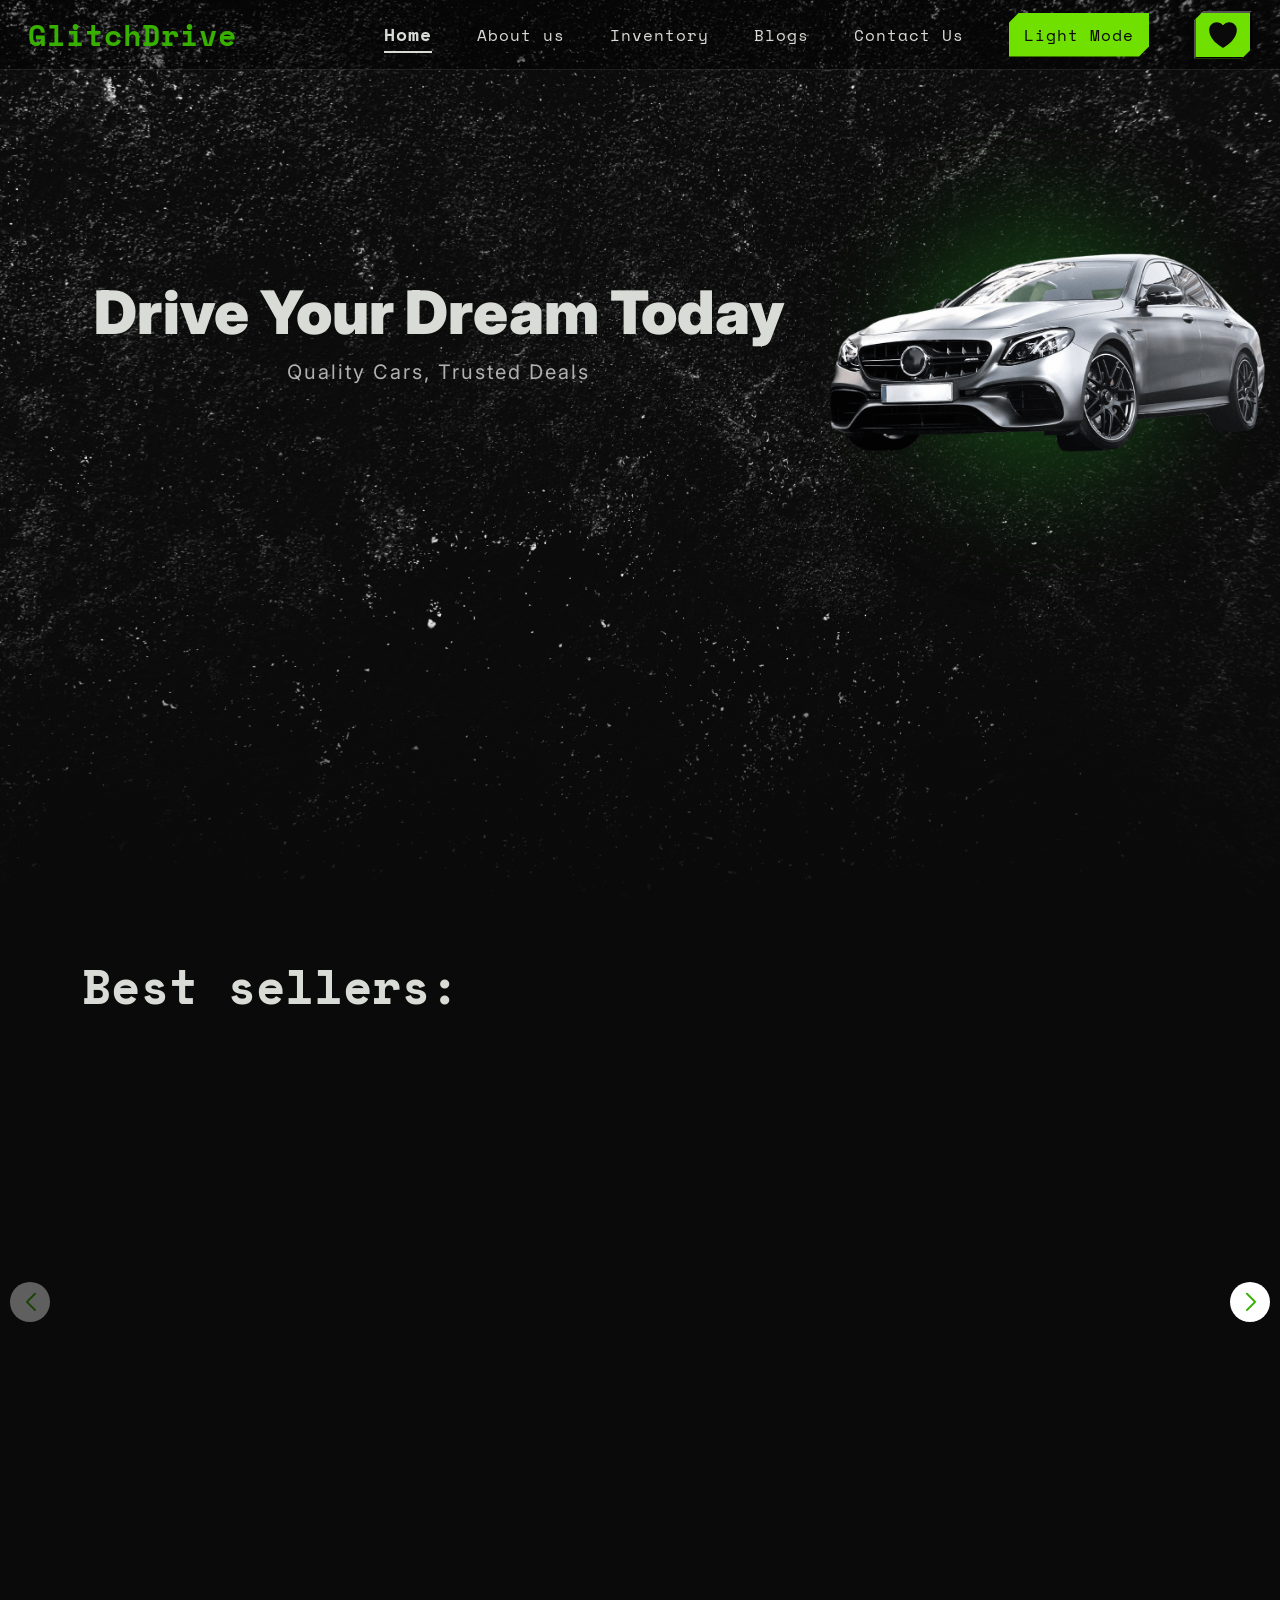
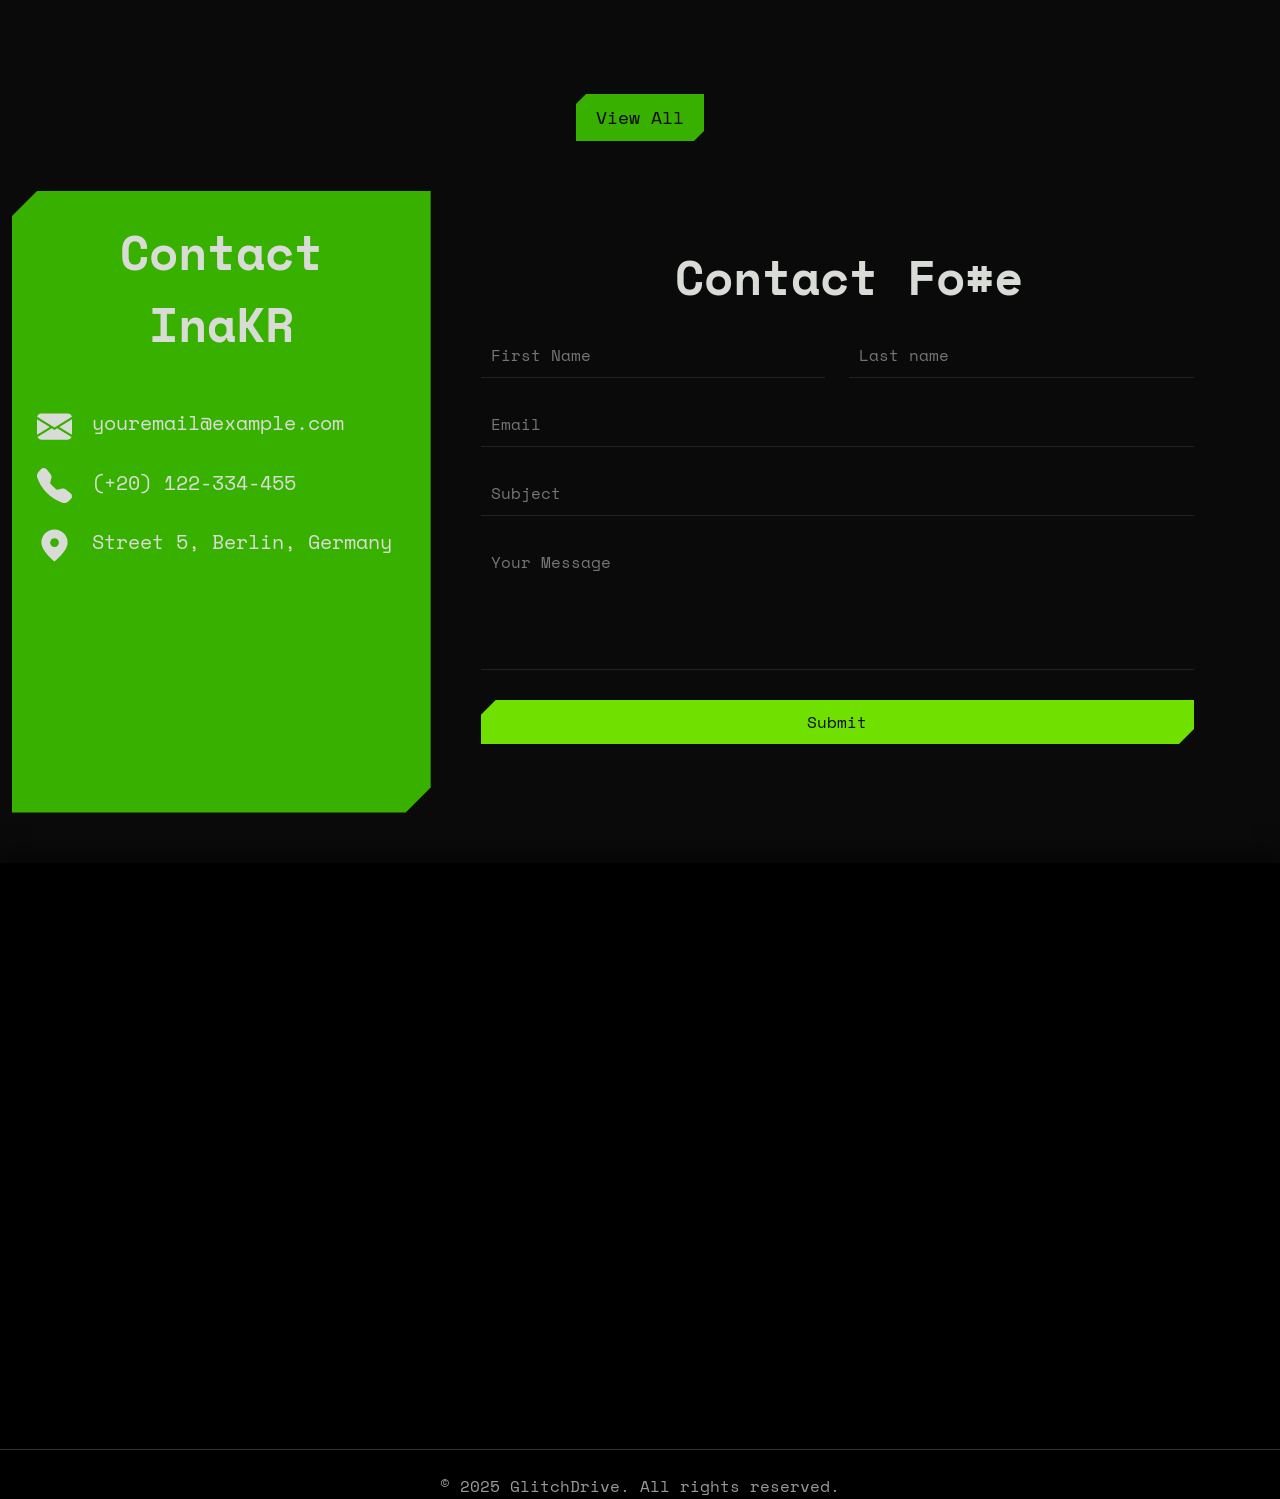
<file: index.html>
<!DOCTYPE html>
<html lang="en">
<head>
  <meta charset="UTF-8" />
  <meta http-equiv="X-UA-Compatible" content="IE=edge" />
  <meta name="viewport" content="width=device-width, initial-scale=1.0" />
  <meta name="description" content="GlitchDrive - Your trusted destination for buying and selling quality cars.">
  <title>GlitchDrive</title>

  <!-- Favicon -->
  <link rel="icon" href="imgs/favicon.png"/>

  <!-- Google Fonts -->
  <link rel="preconnect" href="https://fonts.googleapis.com" />
  <link rel="preconnect" href="https://fonts.gstatic.com" crossorigin />
  <link href="https://fonts.googleapis.com/css2?family=Inter:wght@400;600;700&family=Barlow:wght@400;700&family=Space+Mono:ital,wght@0,400;0,700;1,400;1,700&display=swap" rel="stylesheet" />

  <!-- Bootstrap -->
  <link href="https://cdn.jsdelivr.net/npm/bootstrap@5.0.2/dist/css/bootstrap.min.css" rel="stylesheet" integrity="sha384-EVSTQN3/azprG1Anm3QDgpJLIm9Nao0Yz1ztcQTwFspd3yD65VohhpuuCOmLASjC" crossorigin="anonymous" />

  <!-- AOS.js -->
  <link href="https://unpkg.com/aos@2.3.1/dist/aos.css" rel="stylesheet" />

  <!-- Swiper.js -->
  <link rel="stylesheet" href="https://cdn.jsdelivr.net/npm/swiper@11/swiper-bundle.min.css" />
  <script src="https://cdn.jsdelivr.net/npm/swiper@11/swiper-bundle.min.js"></script>

  <!-- Custom CSS -->
  <link rel="stylesheet" href="css/style.css" />
</head>

  <body>

    <div id="preloader">
      <div class="spinner-wrapper">
        <svg class="custom-spinner" width="40" height="40" viewBox="0 0 24 24" xmlns="http://www.w3.org/2000/svg"><style>.spinner_jCIR{animation:spinner_B8Vq .9s linear infinite;animation-delay:-.9s}.spinner_upm8{animation-delay:-.8s}.spinner_2eL5{animation-delay:-.7s}.spinner_Rp9l{animation-delay:-.6s}.spinner_dy3W{animation-delay:-.5s}@keyframes spinner_B8Vq{0%,66.66%{animation-timing-function:cubic-bezier(0.36,.61,.3,.98);y:6px;height:12px}33.33%{animation-timing-function:cubic-bezier(0.36,.61,.3,.98);y:1px;height:22px}}</style><rect class="spinner_jCIR" x="1" y="6" width="2.8" height="12"/><rect class="spinner_jCIR spinner_upm8" x="5.8" y="6" width="2.8" height="12"/><rect class="spinner_jCIR spinner_2eL5" x="10.6" y="6" width="2.8" height="12"/><rect class="spinner_jCIR spinner_Rp9l" x="15.4" y="6" width="2.8" height="12"/><rect class="spinner_jCIR spinner_dy3W" x="20.2" y="6" width="2.8" height="12"/></svg>
      </div>
    </div>

    <div class="sidebar d-lg-none">
      <div class="sidebar-links">
        <a class="sidebar-link scramble-text" data-text="Home" href="index.html">Home</a>
        <a class="sidebar-link scramble-text" data-text="About us" href="about.html">About us</a>
        <a class="sidebar-link scramble-text" data-text="Inventory" href="inventory.html">Inventory</a>
        <a class="sidebar-link scramble-text" data-text="Blogs" href="blogs.html">Blogs</a>
        <a class="sidebar-link scramble-text" data-text="Contact Us" href="index.html#contacts">Contact Us</a>
        <div class="container-fluid px-0 pt-3">
          <div class="row gx-1"> 
            <div class="col-9 ps-1"> 
              <a class="sidebar-glitch-button scramble-text" id="side-theme-toggle" data-text="Light Mode" href="#">
                Light Mode
              </a>
            </div>
            
            <div class="col-3 pe-1">
              <div class="hearted-items-container position-relative" data-count="0">
                <a href="hearted.html">
                  <button class="hearted-items sidebar-heart">
                    <svg xmlns="http://www.w3.org/2000/svg" viewBox="0 0 24 24" fill="currentColor" class="nav-heart-svg">
                      <path d="m11.645 20.91-.007-.003-.022-.012a15.247 15.247 0 0 1-.383-.218 25.18 25.18 0 0 1-4.244-3.17C4.688 15.36 2.25 12.174 2.25 8.25 2.25 5.322 4.714 3 7.688 3A5.5 5.5 0 0 1 12 5.052 5.5 5.5 0 0 1 16.313 3c2.973 0 5.437 2.322 5.437 5.25 0 3.925-2.438 7.111-4.739 9.256a25.175 25.175 0 0 1-4.244 3.17 15.247 15.247 0 0 1-.383.219l-.022.012-.007.004-.003.001a.752.752 0 0 1-.704 0l-.003-.001Z"/>
                    </svg>
                  </button>
                </a>
              </div>
            </div>
          </div>
        </div>
        
        
      </div>
    </div>

    <nav data-aos="fade-down" data-aos-duration="600" id="nav">
      <div class="container-fluid nav-container">
        <a href="index.html" class="logo">GlitchDrive</a>

        <div class="nav-links-container d-none d-lg-flex">
          <a class="active scramble-text" data-text="Home" href="index.html">Home</a>
          <a class="nav-links scramble-text" data-text="About us" href="about.html">About us</a>
          <a class="nav-links scramble-text" data-text="Inventory" href="inventory.html">Inventory</a>
          <a class="nav-links scramble-text" data-text="Blogs" href="Blogs.html">Blogs</a>
          <a class="nav-links scramble-text" data-text="Contact Us" href="index.html#contacts">Contact Us</a>
          <a class="glitch-button scramble-text" id="theme-toggle" data-text="Light Mode" href="#">
            <span>Light Mode</span></a>
            <div class="hearted-items-container">
              <a href="hearted.html">
            <button class="hearted-items">
              <svg xmlns="http://www.w3.org/2000/svg" viewBox="0 0 24 24" fill="currentColor" class="size-6 nav-heart-svg">
                <path d="m11.645 20.91-.007-.003-.022-.012a15.247 15.247 0 0 1-.383-.218 25.18 25.18 0 0 1-4.244-3.17C4.688 15.36 2.25 12.174 2.25 8.25 2.25 5.322 4.714 3 7.688 3A5.5 5.5 0 0 1 12 5.052 5.5 5.5 0 0 1 16.313 3c2.973 0 5.437 2.322 5.437 5.25 0 3.925-2.438 7.111-4.739 9.256a25.175 25.175 0 0 1-4.244 3.17 15.247 15.247 0 0 1-.383.219l-.022.012-.007.004-.003.001a.752.752 0 0 1-.704 0l-.003-.001Z" />
              </svg>
            </button>
          </a>
          </div>
        </div>
        

        <svg
          class="hamburger-menu d-lg-none bi bi-list"
          xmlns="http://www.w3.org/2000/svg"
          fill="white"
          viewBox="0 0 16 16"
        >
          <path
            fill-rule="evenodd"
            d="M2.5 12a.5.5 0 0 1 .5-.5h10a.5.5 0 0 1 0 1H3a.5.5 0 0 1-.5-.5m0-4a.5.5 0 0 1 .5-.5h10a.5.5 0 0 1 0 1H3a.5.5 0 0 1-.5-.5m0-4a.5.5 0 0 1 .5-.5h10a.5.5 0 0 1 0 1H3a.5.5 0 0 1-.5-.5"
          />
        </svg>
      </div>
    </nav>

    <header id="header">
      <div class="header-background" title="Image by Mateus Andre - Freepik.com"></div>
      <div class="header-content">
        <div class="container-fluid px-5">
          <div class="row h-100 align-items-center">
            <div data-aos="fade-right" class="col-lg-8 col-md-12 d-flex flex-column justify-content-center align-items-center text-center header-left">
              <div>
                <div class="header-title">Drive Your Dream Today</div>
                <div class="header-desc">Quality Cars, Trusted Deals</div>
              </div>
            </div>
    
            <div class="col-lg-4 col-md-12 d-flex justify-content-center align-items-center position-relative">
              <div class="car-bg-circle"></div>
              <img data-aos="fade-left" class="header-car position-relative" title="Image by graphicforest - Freepik.com" src="imgs/car-png.png" alt="Car Image">
            </div>
          </div>
        </div>
      </div>
      
      <div class="header-overlay"></div>
    </header>
    
    <section id="store">
      <div class="container">
      <div class="store-title title scramble-auto">Best sellers:</div>
    </div>
      <div class="swiper">
        <div class="swiper-wrapper">
    
          <div class="swiper-slide">
            <div data-aos="fade-up" class="card-container">
              <div class="car-card">
                <div class="car-image">
                  <div class="slider-car car-1"></div>
                </div>
                <div class="card-content d-flex flex-column justify-content-between h-100">
                  <div class="car-name">Porsche 911 GT3</div>
                  <div class="desc car-desc">Track-bred performance meets street-ready style. The 911 GT3 delivers raw power, precision handling, and iconic Porsche design.
                  <br>
                   
                  </div>
                  <div class="car-price" data-price="99,999">99,999$</div>
                  <div class="card-buttons row g-1 mt-auto">
                    <div class="col-12">
                      <a href="car-details.html">
                        <button class="buy-button scramble-text" data-text="View Details">View Details</button>
                      </a>  
                      </div>
                    <div class="col-4">
                      <button class="heart-button">
                      <svg xmlns="http://www.w3.org/2000/svg" viewBox="0 0 24 24" fill="currentColor" class="size-6 heart-svg">
                        <path d="m11.645 20.91-.007-.003-.022-.012a15.247 15.247 0 0 1-.383-.218 25.18 25.18 0 0 1-4.244-3.17C4.688 15.36 2.25 12.174 2.25 8.25 2.25 5.322 4.714 3 7.688 3A5.5 5.5 0 0 1 12 5.052 5.5 5.5 0 0 1 16.313 3c2.973 0 5.437 2.322 5.437 5.25 0 3.925-2.438 7.111-4.739 9.256a25.175 25.175 0 0 1-4.244 3.17 15.247 15.247 0 0 1-.383.219l-.022.012-.007.004-.003.001a.752.752 0 0 1-.704 0l-.003-.001Z" />
                      </svg>
                    </button></div>
                    
                    <div class="col-8">
                      <a href="buy-item.html">
                        <button class="buy-button scramble-text" data-text="Buy Now">Buy now</button>
                      </a>
                    </div>
                    
                </div>
                </div>
              </div>
            </div>
          </div>
          <div class="swiper-slide">
            <div data-aos="fade-up" data-aos-delay="100" class="card-container">
              <div class="car-card">
                <div class="car-image">
                  <div class="slider-car car-2"></div>
                </div>
                <div class="card-content d-flex flex-column justify-content-between h-100">
                  <div class="car-name">BMW M4</div>
                  <div class="desc car-desc"> A bold, aggressive coupe with twin-turbo muscle and razor-sharp agility. The M4 delivers daily comfort and track-ready thrills in one head-turning package.
                    <br>
                   
                  </div>
                  <div class="car-price" data-price="89,999">89,999$</div>
                  <div class="card-buttons row g-1 mt-auto">
                    <div class="col-12">
                      <a href="car-details.html">
                        <button class="buy-button scramble-text" data-text="View Details">View Details</button>
                      </a>  
                      </div>
                    <div class="col-4"><button class="heart-button">
                      <svg xmlns="http://www.w3.org/2000/svg" viewBox="0 0 24 24" fill="currentColor" class="size-6 heart-svg">
                        <path d="m11.645 20.91-.007-.003-.022-.012a15.247 15.247 0 0 1-.383-.218 25.18 25.18 0 0 1-4.244-3.17C4.688 15.36 2.25 12.174 2.25 8.25 2.25 5.322 4.714 3 7.688 3A5.5 5.5 0 0 1 12 5.052 5.5 5.5 0 0 1 16.313 3c2.973 0 5.437 2.322 5.437 5.25 0 3.925-2.438 7.111-4.739 9.256a25.175 25.175 0 0 1-4.244 3.17 15.247 15.247 0 0 1-.383.219l-.022.012-.007.004-.003.001a.752.752 0 0 1-.704 0l-.003-.001Z" />
                      </svg>
                    </button></div>
                    <div class="col-8">
                      <a href="buy-item.html">
                        <button class="buy-button scramble-text" data-text="Buy Now">Buy now</button>
                      </a>
                    </div>
                    
                  </div>
                </div>
              </div>
            </div>
          </div>
          <div class="swiper-slide">
            <div data-aos="fade-up" data-aos-delay="200" class="card-container">
              <div class="car-card">
                <div class="car-image">
                  <div class="slider-car car-3"></div>
                </div>
                <div class="card-content d-flex flex-column justify-content-between h-100">
                  <div class="car-name">Mercedes-AMG GT63</div>
                  <div class="desc car-desc">Supercar soul in a luxury sedan’s body. With brutal acceleration, advanced dynamics, and AMG refinement, the GT63 balances power and practicality flawlessly.
                    <br>
                   
                  </div>
                  <div class="car-price" data-price="159,999">159,999$</div>
                  <div class="card-buttons row g-1 mt-auto">
                    <div class="col-12">
                      <a href="car-details.html">
                        <button class="buy-button scramble-text" data-text="View Details">View Details</button>
                      </a>  
                      </div>
                    <div class="col-4"><button class="heart-button">
                      <svg xmlns="http://www.w3.org/2000/svg" viewBox="0 0 24 24" fill="currentColor" class="size-6 heart-svg">
                        <path d="m11.645 20.91-.007-.003-.022-.012a15.247 15.247 0 0 1-.383-.218 25.18 25.18 0 0 1-4.244-3.17C4.688 15.36 2.25 12.174 2.25 8.25 2.25 5.322 4.714 3 7.688 3A5.5 5.5 0 0 1 12 5.052 5.5 5.5 0 0 1 16.313 3c2.973 0 5.437 2.322 5.437 5.25 0 3.925-2.438 7.111-4.739 9.256a25.175 25.175 0 0 1-4.244 3.17 15.247 15.247 0 0 1-.383.219l-.022.012-.007.004-.003.001a.752.752 0 0 1-.704 0l-.003-.001Z" />
                      </svg>
                    </button></div>
                    <div class="col-8">
                      <a href="buy-item.html">
                        <button class="buy-button scramble-text" data-text="Buy Now">Buy now</button>
                      </a>
                    </div>
                    
                  </div>
                </div>
              </div>
            </div>
          </div>
          <div class="swiper-slide">
            <div data-aos="fade-up" data-aos-delay="300" class="card-container">
              <div class="car-card">
                <div class="car-image">
                  <div class="slider-car car-4"></div>
                </div>
                <div class="card-content d-flex flex-column justify-content-between h-100">
                  <div class="car-name">Audi RS5 Sportback</div>
                  <div class="desc car-desc">Sleek, powerful, and quattro-driven. The RS5 Sportback offers turbocharged excitement and everyday usability, wrapped in Audi’s signature sharp lines.
                   
                  </div>
                  <div class="car-price" data-price="79,999">79,999$</div>
                  <div class="card-buttons row g-1 mt-auto">
                    <div class="col-12">
                      <a href="car-details.html">
                        <button class="buy-button scramble-text" data-text="View Details">View Details</button>
                      </a>  
                      </div>
                    <div class="col-4"><button class="heart-button">
                      <svg xmlns="http://www.w3.org/2000/svg" viewBox="0 0 24 24" fill="currentColor" class="size-6 heart-svg">
                        <path d="m11.645 20.91-.007-.003-.022-.012a15.247 15.247 0 0 1-.383-.218 25.18 25.18 0 0 1-4.244-3.17C4.688 15.36 2.25 12.174 2.25 8.25 2.25 5.322 4.714 3 7.688 3A5.5 5.5 0 0 1 12 5.052 5.5 5.5 0 0 1 16.313 3c2.973 0 5.437 2.322 5.437 5.25 0 3.925-2.438 7.111-4.739 9.256a25.175 25.175 0 0 1-4.244 3.17 15.247 15.247 0 0 1-.383.219l-.022.012-.007.004-.003.001a.752.752 0 0 1-.704 0l-.003-.001Z" />
                      </svg>
                    </button></div>
                    <div class="col-8">
                      <a href="buy-item.html">
                        <button class="buy-button scramble-text" data-text="Buy Now">Buy now</button>
                      </a>
                    </div>
                    
                  </div>
                </div>
              </div>
            </div>
          </div>
          <div class="swiper-slide">
            <div data-aos="fade-up" class="card-container">
              <div class="car-card">
                <div class="car-image">
                  <div class="slider-car car-5"></div>
                </div>
                <div class="card-content d-flex flex-column justify-content-between h-100">
                  <div class="car-name">Mercedes-Benz G-Class G63 AMG</div>
                  <div class="desc car-desc"> Iconic off-road legend meets AMG power. The G63 combines unmatched luxury with a V8 roar and bold boxy presence that commands attention on any terrain.
                   
                  </div>
                  <div class="car-price" data-price="179,999">179,999$</div>
                  <div class="card-buttons row g-1 mt-auto">
                    <div class="col-12">
                    <a href="car-details.html">
                      <button class="buy-button scramble-text" data-text="View Details">View Details</button>
                    </a>  
                    </div>
                    <div class="col-4"><button class="heart-button">
                      <svg xmlns="http://www.w3.org/2000/svg" viewBox="0 0 24 24" fill="currentColor" class="size-6 heart-svg">
                        <path d="m11.645 20.91-.007-.003-.022-.012a15.247 15.247 0 0 1-.383-.218 25.18 25.18 0 0 1-4.244-3.17C4.688 15.36 2.25 12.174 2.25 8.25 2.25 5.322 4.714 3 7.688 3A5.5 5.5 0 0 1 12 5.052 5.5 5.5 0 0 1 16.313 3c2.973 0 5.437 2.322 5.437 5.25 0 3.925-2.438 7.111-4.739 9.256a25.175 25.175 0 0 1-4.244 3.17 15.247 15.247 0 0 1-.383.219l-.022.012-.007.004-.003.001a.752.752 0 0 1-.704 0l-.003-.001Z" />
                      </svg>
                      
                    </button></div>
                    <div class="col-8">
                      <a href="buy-item.html">
                        <button class="buy-button scramble-text" data-text="Buy Now">Buy now</button>
                      </a>
                    </div>
                    
                  </div>
                </div>
              </div>
            </div>
          </div>
    
        </div>
        <div class="swiper-button-prev"></div>
        <div class="swiper-button-next"></div>
      </div>
      <div class="w-100 d-flex justify-content-center align-items-center">
      <a href="inventory.html" class="view-all-button scramble-text" data-text="View All">View All</a>
    </div>
    </section>
    
    <section id="contacts">
      <div class="container-fluid">
        <div class="row g-0">
          <div class="col-lg-4 col-md-12">
            <div class="contact-info-section">
              <div class="title contact-info-title scramble-auto pb-5 text-center">Contact Info:</div>
              <div class="contact-info">
                <div class="info-email">
                  <svg xmlns="http://www.w3.org/2000/svg" width="16" height="16" fill="currentColor" class="bi bi-envelope-fill info-svg" viewBox="0 0 16 16">
                    <path d="M.05 3.555A2 2 0 0 1 2 2h12a2 2 0 0 1 1.95 1.555L8 8.414zM0 4.697v7.104l5.803-3.558zM6.761 8.83l-6.57 4.027A2 2 0 0 0 2 14h12a2 2 0 0 0 1.808-1.144l-6.57-4.027L8 9.586zm3.436-.586L16 11.801V4.697z"/>
                  </svg>
                  <span class="email-text info-text">youremail@example.com</span>
                </div>
                <div class="phone-email pt-4">
                  <svg xmlns="http://www.w3.org/2000/svg" width="16" height="16" fill="currentColor" class="bi bi-telephone-fill info-svg" viewBox="0 0 16 16">
                    <path fill-rule="evenodd" d="M1.885.511a1.745 1.745 0 0 1 2.61.163L6.29 2.98c.329.423.445.974.315 1.494l-.547 2.19a.68.68 0 0 0 .178.643l2.457 2.457a.68.68 0 0 0 .644.178l2.189-.547a1.75 1.75 0 0 1 1.494.315l2.306 1.794c.829.645.905 1.87.163 2.611l-1.034 1.034c-.74.74-1.846 1.065-2.877.702a18.6 18.6 0 0 1-7.01-4.42 18.6 18.6 0 0 1-4.42-7.009c-.362-1.03-.037-2.137.703-2.877z"/>
                  </svg>
                  <span class="phone-text info-text">(+20) 122-334-455</span>
                </div>
                <div class="address-email pt-4">
                  <svg xmlns="http://www.w3.org/2000/svg" class="info-svg" width="20" height="20" stroke-linejoin="round" viewBox="0 0 24 24">
                    <path d="M21 10c0 6-9 13-9 13s-9-7-9-13a9 9 0 1 1 18 0z"/>
                    <circle cx="12" cy="10" r="3" fill="var(--primary-color)"/>
                  </svg>
                  <span class="address-text info-text">Street 5, Berlin, Germany</span>
                </div>
              </div>
            </div>
          </div>
          <div class="col-lg-8 col-md-12">
            <div class="contact-form-section flex-fill">
              <div class="title form-title text-center scramble-auto">Contact Form</div>
              
              <!-- Success Message -->
              <div class="success-message" id="successMessage"></div>
              
              <form action="php/contact-handler.php" class="contact-form" id="contactForm">
                <div class="row">
                  <div class="col-lg-6 col-md-12">
                    <input type="text" name="firstName" class="first-name-input" placeholder="First Name" required>
                    <div class="error-message"></div>
                  </div>
                  <div class="col-lg-6 col-md-12">
                    <input type="text" name="lastName" class="last-name-input" placeholder="Last name" required>
                    <div class="error-message"></div>
                  </div>
                  <div class="col-12">
                    <input type="email" name="email" class="email-input" placeholder="Email" required>
                    <div class="error-message"></div>
                  </div>
                  <div class="col-12">
                    <input type="text" name="subject" class="subject-input" placeholder="Subject" required>
                    <div class="error-message"></div>
                  </div>
                  <div class="col-12">
                    <textarea name="message" placeholder="Your Message" required></textarea>
                    <div class="error-message"></div>
                  </div>
                  
                  <!-- Honeypot field (hidden from users, catches bots) -->
                  <input type="text" name="website" style="position:absolute;left:-9999px;width:1px;height:1px;" tabindex="-1" autocomplete="off">
                  
                  <div class="col-12">
                    <button type="submit" class="form-submit">
                      <span class="submit-btn-text">Submit</span>
                    </button>
                  </div>
                </div>
              </form>
            </div>
          </div>
        </div>
      </div>
    </section>


    <footer id="footer">
      <div class="container">
        <div class="row">
          <div class="col-lg-6 col-md-12" data-aos="fade-right">
            <div class="footer-logo logo">GlitchDrive</div>
            <div class="desc footer-desc pt-4 pe-3">GlitchDrive is a next-gen car marketplace built for a new generation of digital explorers.
              <br>
              <br>
              We’ve left behind the outdated, bloated dealership websites and reimagined the buying experience from the ground up. From the moment the page loads, you’re dropped into a sleek, glitch-inspired interface that feels more like navigating a futuristic terminal than browsing a typical online store. Monospace fonts, sharp animations, and dynamic effects bring the experience to life—blending style with function for a look that speaks directly to tech-lovers and modern buyers.</div>
          </div>
          <div class="col-lg-6 col-md-12">
            <div data-aos="fade-left" data-aos-delay="100" class="footer-right">
              <h3 class="links-title">Quick Links</h3>
                <ul class="list-unstyled">
                  <li><a class="scramble-text" data-text="Home" href="index.html">Home</a></li>
                  <li><a class="scramble-text" data-text="About Us" href="about.html">About Us</a></li>
                  <li><a class="scramble-text" data-text="Inventory" href="inventory.html">Inventory</a></li>                  
                  <li><a class="scramble-text" data-text="Blogs" href="blogs.html">Blogs</a></li>                  
                  <li><a class="scramble-text" data-text="Contact Us" href="index.html#contacts">Contact Us</a></li>
                </ul>
              <h3 class="links-title pt-5">Contact Informations</h3>
                <ul class="list-unstyled">
                  <div class="footer-contact-details pt-4">
                    <svg xmlns="http://www.w3.org/2000/svg" viewBox="0 0 24 24" fill="currentColor" class="contact-details-svg">
                      <path d="M1.5 8.67v8.58a3 3 0 0 0 3 3h15a3 3 0 0 0 3-3V8.67l-8.928 5.493a3 3 0 0 1-3.144 0L1.5 8.67Z" />
                      <path d="M22.5 6.908V6.75a3 3 0 0 0-3-3h-15a3 3 0 0 0-3 3v.158l9.714 5.978a1.5 1.5 0 0 0 1.572 0L22.5 6.908Z" />
                    </svg>
                    
                  
                    youremail@example.com</div>
                  <div class="footer-contact-details pt-4">
                    <svg xmlns="http://www.w3.org/2000/svg" viewBox="0 0 24 24" fill="currentColor" class="contact-details-svg">
                      <path fill-rule="evenodd" d="M1.5 4.5a3 3 0 0 1 3-3h1.372c.86 0 1.61.586 1.819 1.42l1.105 4.423a1.875 1.875 0 0 1-.694 1.955l-1.293.97c-.135.101-.164.249-.126.352a11.285 11.285 0 0 0 6.697 6.697c.103.038.25.009.352-.126l.97-1.293a1.875 1.875 0 0 1 1.955-.694l4.423 1.105c.834.209 1.42.959 1.42 1.82V19.5a3 3 0 0 1-3 3h-2.25C8.552 22.5 1.5 15.448 1.5 6.75V4.5Z" clip-rule="evenodd" />
                    </svg>
                    
                    012-345-789</div>
                  <div class="footer-contact-details pt-4">
                    <svg xmlns="http://www.w3.org/2000/svg" viewBox="0 0 24 24" fill="currentColor" class="contact-details-svg">
                      <path fill-rule="evenodd" d="m11.54 22.351.07.04.028.016a.76.76 0 0 0 .723 0l.028-.015.071-.041a16.975 16.975 0 0 0 1.144-.742 19.58 19.58 0 0 0 2.683-2.282c1.944-1.99 3.963-4.98 3.963-8.827a8.25 8.25 0 0 0-16.5 0c0 3.846 2.02 6.837 3.963 8.827a19.58 19.58 0 0 0 2.682 2.282 16.975 16.975 0 0 0 1.145.742ZM12 13.5a3 3 0 1 0 0-6 3 3 0 0 0 0 6Z" clip-rule="evenodd" />
                    </svg>
                    
                    
                   Street 5, Berlin, Germany</div>
                </div>
                </ul>
          </div>
          </div>
          
      
    </div>
    
    <div class="footer-bottom text-center">
      <div>&copy; 2025 GlitchDrive. All rights reserved.</div>
          </div>
      </div>
    </footer>

   <!-- jQuery (single import) -->
   <script src="https://code.jquery.com/jquery-3.7.1.min.js"></script>
 
   <!-- AOS -->
   <script src="https://unpkg.com/aos@2.3.1/dist/aos.js"></script>
   <script>
     AOS.init();
   </script>
 
   <!-- Custom JS -->
   <script src="js/script.js"></script>
 </body>
 </html>
</file>
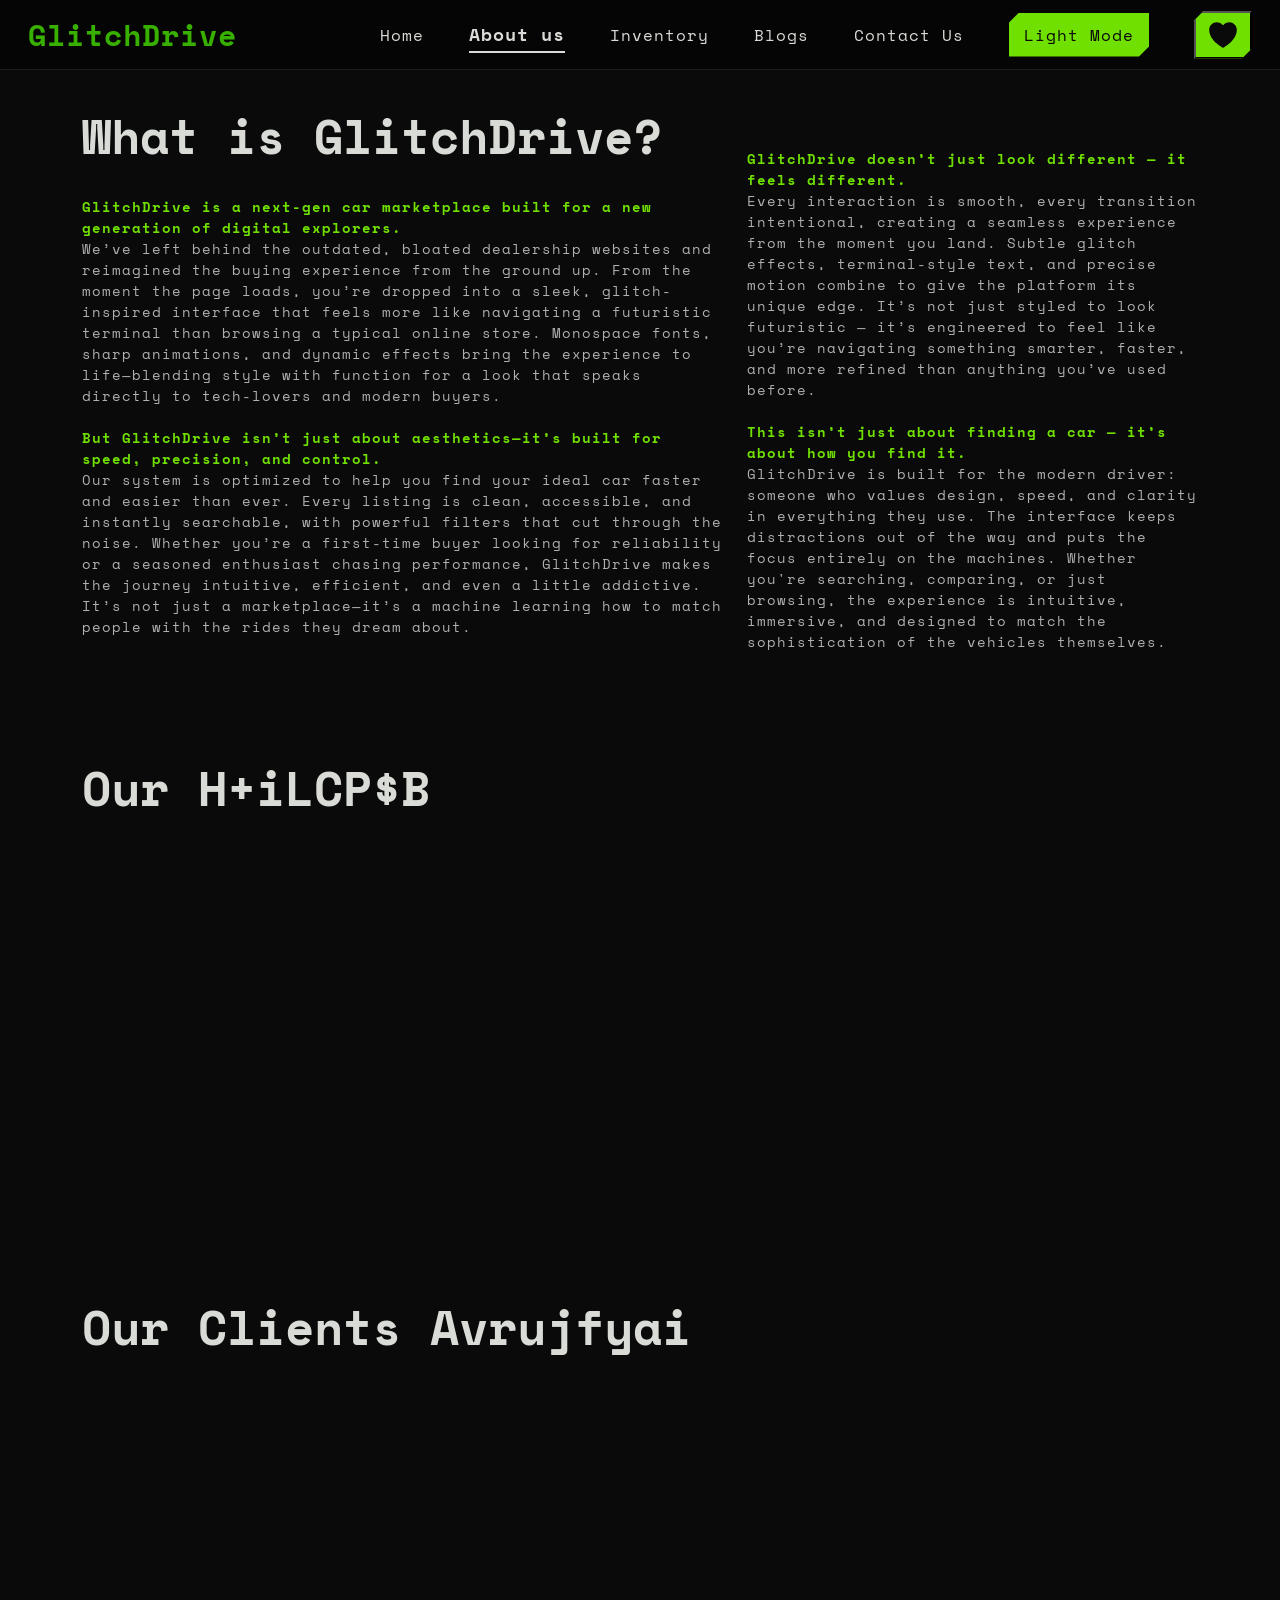
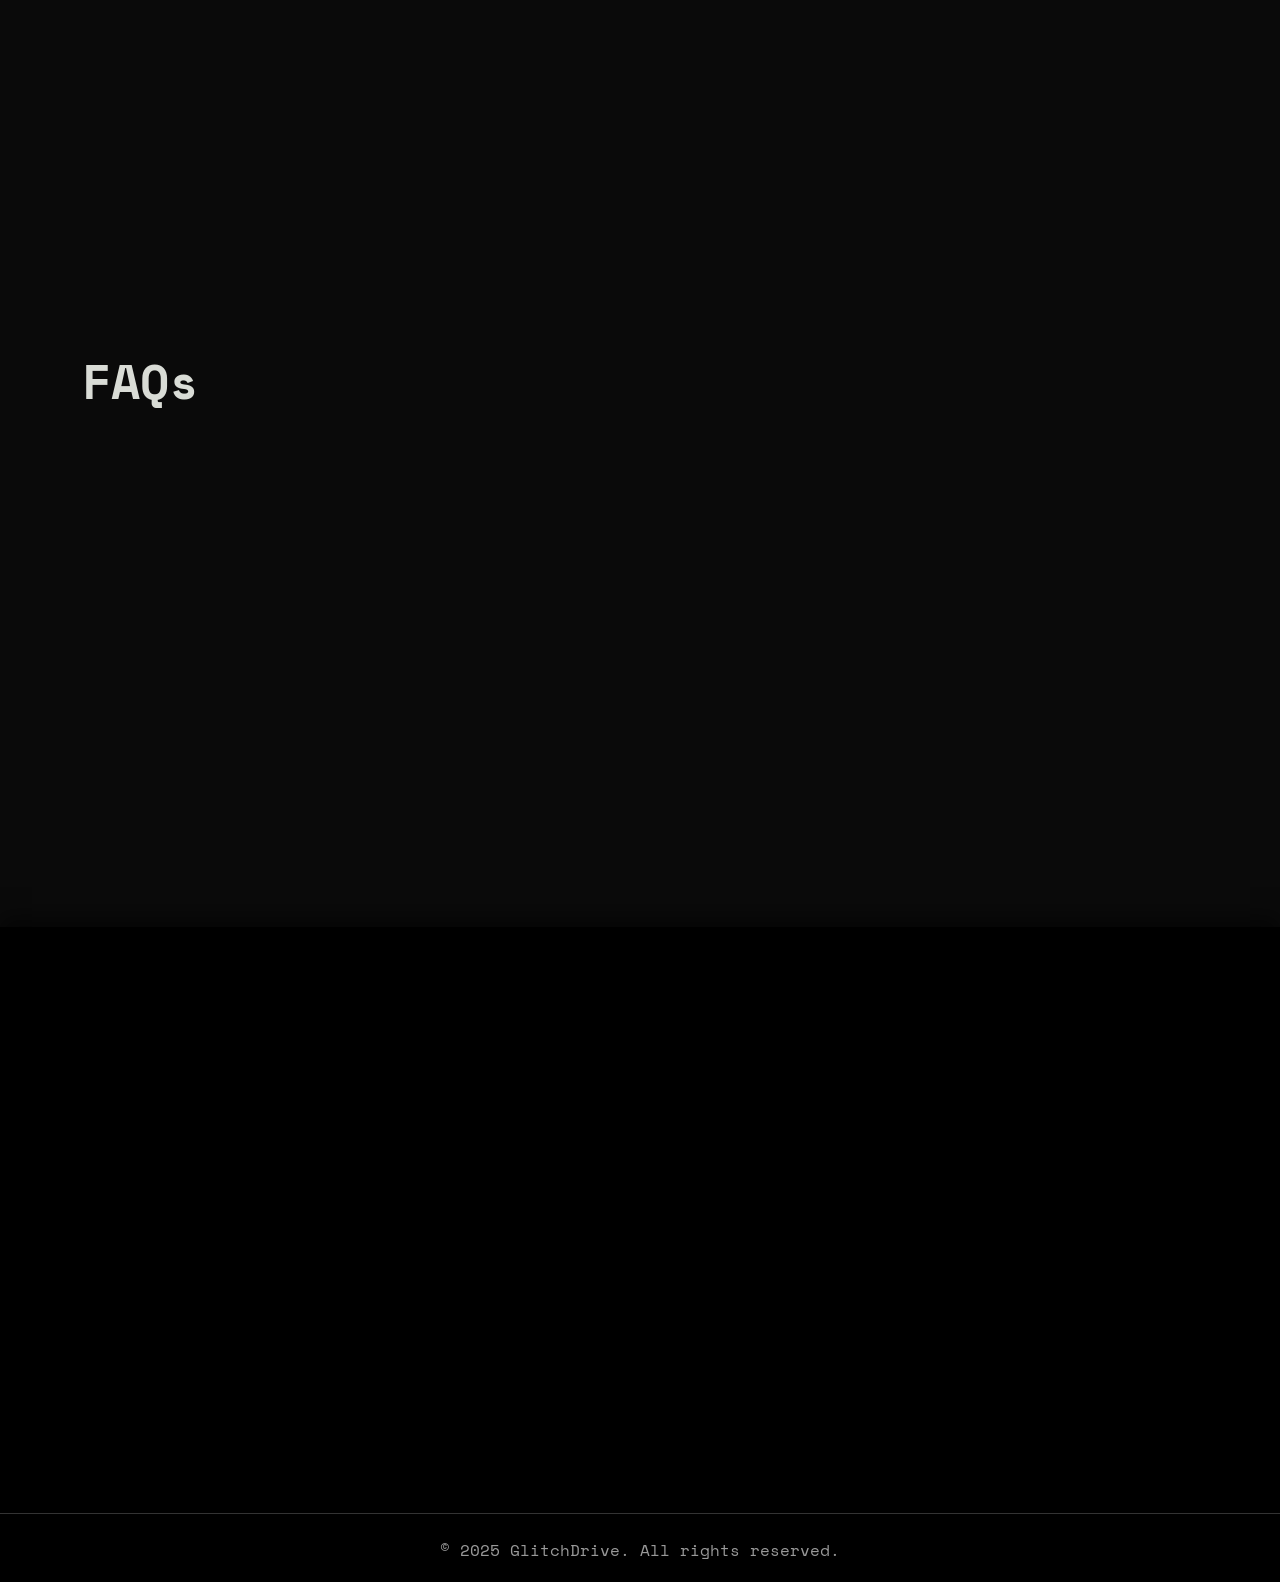
<file: about.html>
<!DOCTYPE html>
<html lang="en">
<head>
  <meta charset="UTF-8" />
  <meta http-equiv="X-UA-Compatible" content="IE=edge" />
  <meta name="viewport" content="width=device-width, initial-scale=1.0" />
  <meta name="description" content="GlitchDrive - Your trusted destination for buying and selling quality cars.">
  <title>GlitchDrive</title>

  <!-- Favicon -->
  <link rel="icon" href="imgs/favicon.png"/>

  <!-- Google Fonts -->
  <link rel="preconnect" href="https://fonts.googleapis.com" />
  <link rel="preconnect" href="https://fonts.gstatic.com" crossorigin />
  <link href="https://fonts.googleapis.com/css2?family=Inter:wght@400;600;700&family=Barlow:wght@400;700&family=Space+Mono:ital,wght@0,400;0,700;1,400;1,700&display=swap" rel="stylesheet" />

  <!-- Bootstrap -->
  <link href="https://cdn.jsdelivr.net/npm/bootstrap@5.0.2/dist/css/bootstrap.min.css" rel="stylesheet" integrity="sha384-EVSTQN3/azprG1Anm3QDgpJLIm9Nao0Yz1ztcQTwFspd3yD65VohhpuuCOmLASjC" crossorigin="anonymous" />

  <!-- AOS.js -->
  <link href="https://unpkg.com/aos@2.3.1/dist/aos.css" rel="stylesheet" />

  <!-- Swiper.js -->
  <link rel="stylesheet" href="https://cdn.jsdelivr.net/npm/swiper@11/swiper-bundle.min.css" />
  <script src="https://cdn.jsdelivr.net/npm/swiper@11/swiper-bundle.min.js"></script>

  <!-- Custom CSS -->
  <link rel="stylesheet" href="css/style.css" />
  <link rel="stylesheet" href="css/about.css" />
</head>


  <body>

    <div id="preloader">
      <div class="spinner-wrapper">
        <svg class="custom-spinner" width="40" height="40" viewBox="0 0 24 24" xmlns="http://www.w3.org/2000/svg"><style>.spinner_jCIR{animation:spinner_B8Vq .9s linear infinite;animation-delay:-.9s}.spinner_upm8{animation-delay:-.8s}.spinner_2eL5{animation-delay:-.7s}.spinner_Rp9l{animation-delay:-.6s}.spinner_dy3W{animation-delay:-.5s}@keyframes spinner_B8Vq{0%,66.66%{animation-timing-function:cubic-bezier(0.36,.61,.3,.98);y:6px;height:12px}33.33%{animation-timing-function:cubic-bezier(0.36,.61,.3,.98);y:1px;height:22px}}</style><rect class="spinner_jCIR" x="1" y="6" width="2.8" height="12"/><rect class="spinner_jCIR spinner_upm8" x="5.8" y="6" width="2.8" height="12"/><rect class="spinner_jCIR spinner_2eL5" x="10.6" y="6" width="2.8" height="12"/><rect class="spinner_jCIR spinner_Rp9l" x="15.4" y="6" width="2.8" height="12"/><rect class="spinner_jCIR spinner_dy3W" x="20.2" y="6" width="2.8" height="12"/></svg>
      </div>
    </div>

    <div class="sidebar d-lg-none">
      <div class="sidebar-links">
        <a class="sidebar-link scramble-text" data-text="Home" href="index.html">Home</a>
        <a class="sidebar-link scramble-text" data-text="About us" href="about.html">About us</a>
        <a class="sidebar-link scramble-text" data-text="Inventory" href="inventory.html">Inventory</a>
        <a class="sidebar-link scramble-text" data-text="Blogs" href="blogs.html">Blogs</a>
        <a class="sidebar-link scramble-text" data-text="Contact Us" href="index.html#contacts">Contact Us</a>
        <div class="container-fluid px-0 pt-3">
          <div class="row gx-1"> 
            <div class="col-9 ps-1"> 
              <a class="sidebar-glitch-button scramble-text" id="side-theme-toggle" data-text="Light Mode" href="#">
                Light Mode
              </a>
            </div>
            
            <div class="col-3 pe-1">
              <div class="hearted-items-container position-relative" data-count="0">
                <a href="hearted.html">
                  <button class="hearted-items sidebar-heart">
                    <svg xmlns="http://www.w3.org/2000/svg" viewBox="0 0 24 24" fill="currentColor" class="nav-heart-svg">
                      <path d="m11.645 20.91-.007-.003-.022-.012a15.247 15.247 0 0 1-.383-.218 25.18 25.18 0 0 1-4.244-3.17C4.688 15.36 2.25 12.174 2.25 8.25 2.25 5.322 4.714 3 7.688 3A5.5 5.5 0 0 1 12 5.052 5.5 5.5 0 0 1 16.313 3c2.973 0 5.437 2.322 5.437 5.25 0 3.925-2.438 7.111-4.739 9.256a25.175 25.175 0 0 1-4.244 3.17 15.247 15.247 0 0 1-.383.219l-.022.012-.007.004-.003.001a.752.752 0 0 1-.704 0l-.003-.001Z"/>
                    </svg>
                  </button>
                </a>
              </div>
            </div>
          </div>
        </div>
        
        
      </div>
    </div>

    <nav data-aos="fade-down" data-aos-duration="600" id="nav">
      <div class="container-fluid nav-container">
        <a href="index.html" class="logo">GlitchDrive</a>

        <div class="nav-links-container d-none d-lg-flex">
          <a class="nav-links scramble-text" data-text="Home" href="index.html">Home</a>
          <a class="active scramble-text" data-text="About us" href="about.html">About us</a>
          <a class="nav-links scramble-text" data-text="Inventory" href="inventory.html">Inventory</a>
          <a class="nav-links scramble-text" data-text="Blogs" href="Blogs.html">Blogs</a>
          <a class="nav-links scramble-text" data-text="Contact Us" href="index.html#contacts">Contact Us</a>
          <a class="glitch-button scramble-text" id="theme-toggle" data-text="Light Mode" href="#">
            <span>Light Mode</span></a>
            <div class="hearted-items-container">
              <a href="hearted.html">
            <button class="hearted-items">
              <svg xmlns="http://www.w3.org/2000/svg" viewBox="0 0 24 24" fill="currentColor" class="size-6 nav-heart-svg">
                <path d="m11.645 20.91-.007-.003-.022-.012a15.247 15.247 0 0 1-.383-.218 25.18 25.18 0 0 1-4.244-3.17C4.688 15.36 2.25 12.174 2.25 8.25 2.25 5.322 4.714 3 7.688 3A5.5 5.5 0 0 1 12 5.052 5.5 5.5 0 0 1 16.313 3c2.973 0 5.437 2.322 5.437 5.25 0 3.925-2.438 7.111-4.739 9.256a25.175 25.175 0 0 1-4.244 3.17 15.247 15.247 0 0 1-.383.219l-.022.012-.007.004-.003.001a.752.752 0 0 1-.704 0l-.003-.001Z" />
              </svg>
            </button>
          </a>
          </div>
        </div>
        

        <svg
          class="hamburger-menu d-lg-none bi bi-list"
          xmlns="http://www.w3.org/2000/svg"
          fill="white"
          viewBox="0 0 16 16"
        >
          <path
            fill-rule="evenodd"
            d="M2.5 12a.5.5 0 0 1 .5-.5h10a.5.5 0 0 1 0 1H3a.5.5 0 0 1-.5-.5m0-4a.5.5 0 0 1 .5-.5h10a.5.5 0 0 1 0 1H3a.5.5 0 0 1-.5-.5m0-4a.5.5 0 0 1 .5-.5h10a.5.5 0 0 1 0 1H3a.5.5 0 0 1-.5-.5"
          />
        </svg>
      </div>
    </nav>

    <main id="about">
      <div class="container">
        <div class="row">
          <div class="col-lg-7 col-md-12">
            <div class="title about-title scramble-auto">What is GlitchDrive?</div>
          <div class="desc pt-4 about-desc" data-aos="fade-right">
            <span class="highlight">
              GlitchDrive is a next-gen car marketplace built for a new generation of digital explorers.</span>
              <br>
            We’ve left behind the outdated, bloated dealership websites and reimagined the buying experience from the ground up. From the moment the page loads, you’re dropped into a sleek, glitch-inspired interface that feels more like navigating a futuristic terminal than browsing a typical online store. Monospace fonts, sharp animations, and dynamic effects bring the experience to life—blending style with function for a look that speaks directly to tech-lovers and modern buyers.
            <br>
            <br>
            <span class="highlight">But GlitchDrive isn’t just about aesthetics—it’s built for speed, precision, and control.</span>
            <br>
            Our system is optimized to help you find your ideal car faster and easier than ever. Every listing is clean, accessible, and instantly searchable, with powerful filters that cut through the noise. Whether you’re a first-time buyer looking for reliability or a seasoned enthusiast chasing performance, GlitchDrive makes the journey intuitive, efficient, and even a little addictive. It’s not just a marketplace—it’s a machine learning how to match people with the rides they dream about.
            
            
            
            </div>
          </div>
          <div class="col-lg-5 col-md-12 pt-5">
            <div class="desc about-desc" data-aos="fade-left">
              <span class="highlight">GlitchDrive doesn’t just look different — it feels different. </span>
              <br>
              Every interaction is smooth, every transition intentional, creating a seamless experience from the moment you land. Subtle glitch effects, terminal-style text, and precise motion combine to give the platform its unique edge. It’s not just styled to look futuristic — it’s engineered to feel like you’re navigating something smarter, faster, and more refined than anything you’ve used before.
              <br>
              <br>
             <span class="highlight"> This isn’t just about finding a car — it’s about how you find it.</span>
             <br>
              GlitchDrive is built for the modern driver: someone who values design, speed, and clarity in everything they use. The interface keeps distractions out of the way and puts the focus entirely on the machines. Whether you're searching, comparing, or just browsing, the experience is intuitive, immersive, and designed to match the sophistication of the vehicles themselves.
              
              
              
              
              </div>
          </div>
        </div>
      
    </div>

    </main>
    <section id="mission">
      <div class="container">
      <div class="title mission-title scramble-auto">Our mission:</div>
      <div data-aos="fade-right" class="desc mission-desc pt-3">At GlitchDrive, our mission is to redefine how people discover cars in the digital age. We believe the online car-buying experience should be fast, intuitive, and visually engaging — not stuck in the past with clunky interfaces, endless pop-ups, and lifeless search pages. In a world where everything else has evolved, car platforms should too. Drivers deserve a space that feels just as advanced as the vehicles they’re looking for.
<br>
<br>
        That’s why we built a platform that feels like a high-performance machine: sleek, responsive, and engineered with intention. Every detail — from the glitch-style transitions and dynamic type to the clean, terminal-inspired layout — is crafted to give users an experience that feels futuristic rather than frustrating. We’re here to bridge the gap between technology and automotive culture, combining aesthetics and performance to deliver a smarter, smoother way to connect with the machines that move us. At GlitchDrive, every scroll should feel like acceleration — fast, focused, and satisfying.
        
        </div>
    </div>
    </section>
    <section id="clientFeedback">
      <div class="container">
      <div class="title feedback-title scramble-auto">Our Clients Feedback:</div>
      <div class="row pt-5 g-5">
        <div class="col-lg-4 col-md-6 justify-content-center align-items-center">
          <div class="feedback-card-container" data-aos="fade-right">
            <div class="feedback-card d-flex flex-column p-4">
              <div>
                <div class="client-name fw-bold">Lena W.</div>
                <div class="client-feedback pt-3">
                  It’s the first car site that actually feels fun to use. I didn’t just find a car — I enjoyed the process.
                </div>
              </div>
              <div class="client-country mt-auto text-muted">Berlin, Germany</div>
            </div>
            
        </div>
        </div>
        <div class="col-lg-4 col-md-6 justify-content-center align-items-center">
          <div class="feedback-card-container" data-aos="fade-up">
            <div class="feedback-card d-flex flex-column p-4">
              <div>
                <div class="client-name fw-bold">Jordan M.</div>
                <div class="client-feedback pt-3">
                  Clean, fast, glitchy in the best way. GlitchDrive makes other car websites look like they were built in 2003.
                </div>
              </div>
              <div class="client-country mt-auto text-muted">Rome, Italy</div>
            </div>
            
        </div>
        </div>
        <div class="col-lg-4 col-md-6 d-flex justify-content-center align-items-center">
          <div class="feedback-card-container" data-aos="fade-left">
            <div class="feedback-card d-flex flex-column p-4">
              <div>
                <div class="client-name fw-bold">Darius R.</div>
                <div class="client-feedback pt-3">
                  Every page transition is so smooth it feels like driving through a digital highway.
                </div>
              </div>
              <div class="client-country mt-auto text-muted">Toronto, Canada</div>
            </div>
            
        </div>
        </div>
      </div>
    </div>
    </section>

    <section id="faq">
      <div class="container">
        
      <div class="title faq-title scramble-auto">FAQs</div>
      
      <div class="faq-container">
        <div data-aos="fade-right" class="faq-item">
          <div class="faq-question">
            What are your opening hours?
            <span class="faq-icon">+</span>
          </div>
          <div class="faq-answer">
            GlitchDrive is open from <strong>9:00 AM to 9:00 PM</strong>, Monday to Saturday. We’re closed on Sundays to give our team time to recharge.
          </div>
        </div>
      
        <div data-aos="fade-right" data-aos-delay="100" class="faq-item">
          <div class="faq-question">
            Do you offer financing options?
            <span class="faq-icon">+</span>
          </div>
          <div class="faq-answer">
            Yes! GlitchDrive provides flexible financing plans through our trusted bank partners. Whether you're buying new or used, we’ll help tailor a plan to your needs.
          </div>
        </div>
      
        <div data-aos="fade-right" data-aos-delay="200" class="faq-item">
          <div class="faq-question">
            Can I trade in my old car?
            <span class="faq-icon">+</span>
          </div>
          <div class="faq-answer">
            Absolutely. We offer trade-in evaluations right at the dealership or online. You can apply the value of your current vehicle toward your new purchase.
          </div>
        </div>
      
        <div data-aos="fade-right" data-aos-delay="100" class="faq-item">
          <div class="faq-question">
            Do your cars come with warranty?
            <span class="faq-icon">+</span>
          </div>
          <div class="faq-answer">
            Yes, every car at GlitchDrive comes with a warranty. New cars come with full manufacturer warranties, and our used cars include extended coverage for peace of mind.
          </div>
        </div>
      
        <div data-aos="fade-right" data-aos-delay="200" class="faq-item">
          <div class="faq-question">
            Can I book a test drive online?
            <span class="faq-icon">+</span>
          </div>
          <div class="faq-answer">
            Definitely! You can schedule a test drive directly from our website. Just pick a car, choose a time, and we’ll have it ready for you when you arrive.
          </div>
        </div>
      </div>
      
      
        
      </div>
      
    </section>

    <footer id="footer">
      <div class="container">
        <div class="row">
          <div class="col-lg-6 col-md-12" data-aos="fade-right">
            <div class="footer-logo logo">GlitchDrive</div>
            <div class="desc footer-desc pt-4 pe-3">GlitchDrive is a next-gen car marketplace built for a new generation of digital explorers.
              <br>
              <br>
              We’ve left behind the outdated, bloated dealership websites and reimagined the buying experience from the ground up. From the moment the page loads, you’re dropped into a sleek, glitch-inspired interface that feels more like navigating a futuristic terminal than browsing a typical online store. Monospace fonts, sharp animations, and dynamic effects bring the experience to life—blending style with function for a look that speaks directly to tech-lovers and modern buyers.</div>
          </div>
          <div class="col-lg-6 col-md-12">
            <div data-aos="fade-left" data-aos-delay="100" class="footer-right">
              <h3 class="links-title">Quick Links</h3>
                <ul class="list-unstyled">
                  <li><a class="scramble-text" data-text="Home" href="index.html">Home</a></li>
                  <li><a class="scramble-text" data-text="About Us" href="about.html">About Us</a></li>
                  <li><a class="scramble-text" data-text="Inventory" href="inventory.html">Inventory</a></li>                  
                  <li><a class="scramble-text" data-text="Blogs" href="blogs.html">Blogs</a></li>                  
                  <li><a class="scramble-text" data-text="Contact Us" href="index.html#contacts">Contact Us</a></li>
                </ul>
              <h3 class="links-title pt-5">Contact Informations</h3>
                <ul class="list-unstyled">
                  <div class="footer-contact-details pt-4">
                    <svg xmlns="http://www.w3.org/2000/svg" viewBox="0 0 24 24" fill="currentColor" class="contact-details-svg">
                      <path d="M1.5 8.67v8.58a3 3 0 0 0 3 3h15a3 3 0 0 0 3-3V8.67l-8.928 5.493a3 3 0 0 1-3.144 0L1.5 8.67Z" />
                      <path d="M22.5 6.908V6.75a3 3 0 0 0-3-3h-15a3 3 0 0 0-3 3v.158l9.714 5.978a1.5 1.5 0 0 0 1.572 0L22.5 6.908Z" />
                    </svg>
                    
                  
                    youremail@example.com</div>
                  <div class="footer-contact-details pt-4">
                    <svg xmlns="http://www.w3.org/2000/svg" viewBox="0 0 24 24" fill="currentColor" class="contact-details-svg">
                      <path fill-rule="evenodd" d="M1.5 4.5a3 3 0 0 1 3-3h1.372c.86 0 1.61.586 1.819 1.42l1.105 4.423a1.875 1.875 0 0 1-.694 1.955l-1.293.97c-.135.101-.164.249-.126.352a11.285 11.285 0 0 0 6.697 6.697c.103.038.25.009.352-.126l.97-1.293a1.875 1.875 0 0 1 1.955-.694l4.423 1.105c.834.209 1.42.959 1.42 1.82V19.5a3 3 0 0 1-3 3h-2.25C8.552 22.5 1.5 15.448 1.5 6.75V4.5Z" clip-rule="evenodd" />
                    </svg>
                    
                    012-345-789</div>
                  <div class="footer-contact-details pt-4">
                    <svg xmlns="http://www.w3.org/2000/svg" viewBox="0 0 24 24" fill="currentColor" class="contact-details-svg">
                      <path fill-rule="evenodd" d="m11.54 22.351.07.04.028.016a.76.76 0 0 0 .723 0l.028-.015.071-.041a16.975 16.975 0 0 0 1.144-.742 19.58 19.58 0 0 0 2.683-2.282c1.944-1.99 3.963-4.98 3.963-8.827a8.25 8.25 0 0 0-16.5 0c0 3.846 2.02 6.837 3.963 8.827a19.58 19.58 0 0 0 2.682 2.282 16.975 16.975 0 0 0 1.145.742ZM12 13.5a3 3 0 1 0 0-6 3 3 0 0 0 0 6Z" clip-rule="evenodd" />
                    </svg>
                    
                    
                   Street 5, Berlin, Germany</div>
                </div>
                </ul>
          </div>
          </div>
          
      
    </div>
    
    <div class="footer-bottom text-center">
      <div>&copy; 2025 GlitchDrive. All rights reserved.</div>
          </div>
      </div>
    </footer>

   <!-- jQuery -->
   <script src="https://code.jquery.com/jquery-3.7.1.min.js"></script>
 
   <!-- AOS -->
   <script src="https://unpkg.com/aos@2.3.1/dist/aos.js"></script>
   <script>
     AOS.init();
   </script>
 
   <!-- Custom JS -->
   <script src="js/script.js"></script>
 </body>
 </html>
</file>
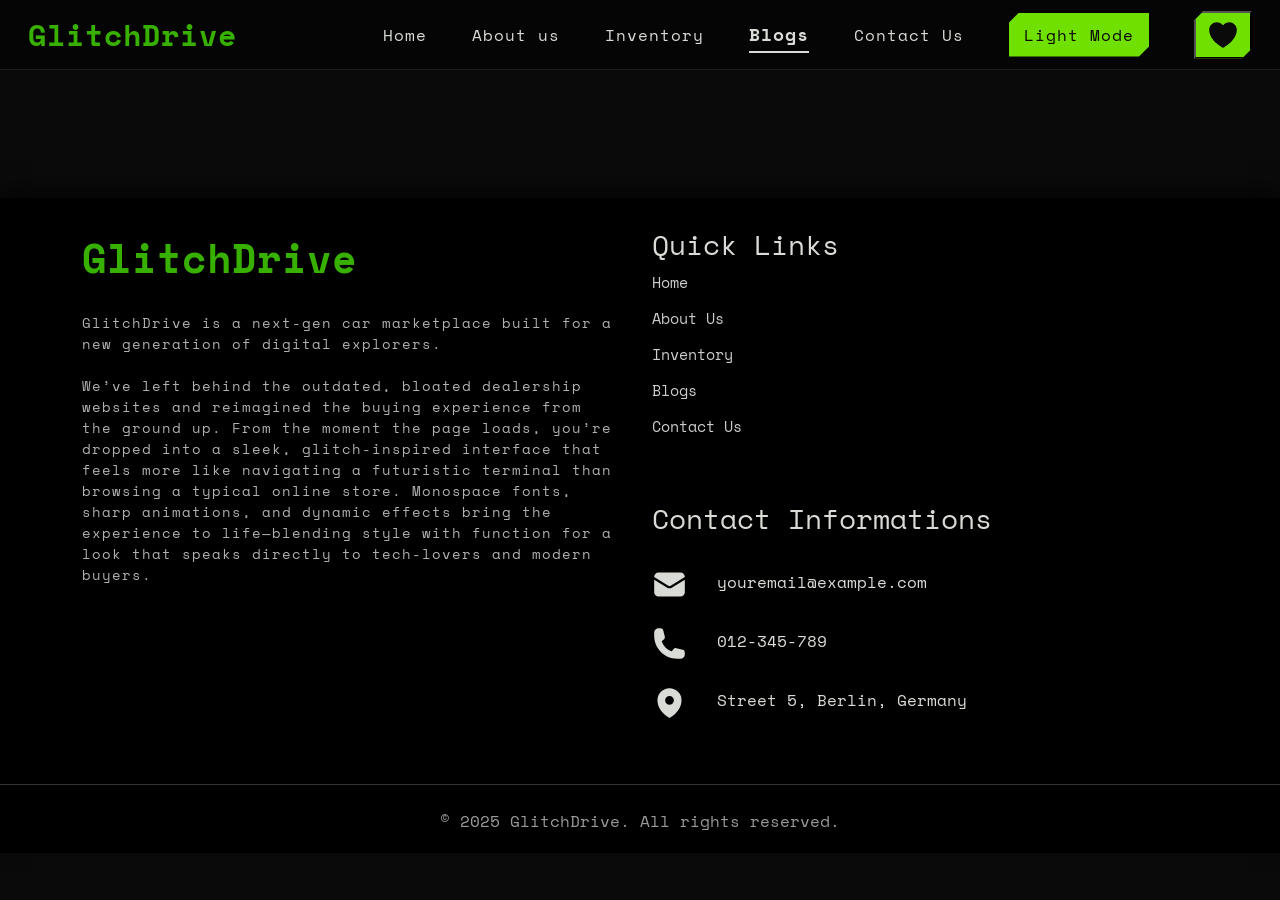
<file: blogs-article.html>
<!DOCTYPE html>
<html lang="en">
<head>
  <meta charset="UTF-8" />
  <meta http-equiv="X-UA-Compatible" content="IE=edge" />
  <meta name="viewport" content="width=device-width, initial-scale=1.0" />
  <meta name="description" content="GlitchDrive - Your trusted destination for buying and selling quality cars.">
  <title>GlitchDrive</title>

  <!-- Favicon -->
  <link rel="icon" href="imgs/favicon.png"/>

  <!-- Google Fonts -->
  <link rel="preconnect" href="https://fonts.googleapis.com" />
  <link rel="preconnect" href="https://fonts.gstatic.com" crossorigin />
  <link href="https://fonts.googleapis.com/css2?family=Inter:wght@400;600;700&family=Barlow:wght@400;700&family=Space+Mono:ital,wght@0,400;0,700;1,400;1,700&display=swap" rel="stylesheet" />

  <!-- Bootstrap -->
  <link href="https://cdn.jsdelivr.net/npm/bootstrap@5.0.2/dist/css/bootstrap.min.css" rel="stylesheet" integrity="sha384-EVSTQN3/azprG1Anm3QDgpJLIm9Nao0Yz1ztcQTwFspd3yD65VohhpuuCOmLASjC" crossorigin="anonymous" />

  <!-- AOS.js -->
  <link href="https://unpkg.com/aos@2.3.1/dist/aos.css" rel="stylesheet" />

  <!-- Swiper.js -->
  <link rel="stylesheet" href="https://cdn.jsdelivr.net/npm/swiper@11/swiper-bundle.min.css" />
  <script src="https://cdn.jsdelivr.net/npm/swiper@11/swiper-bundle.min.js"></script>

  <!-- Custom CSS -->
  <link rel="stylesheet" href="css/style.css" />
</head>

  <body>

    <div id="preloader">
      <div class="spinner-wrapper">
        <svg class="custom-spinner" width="40" height="40" viewBox="0 0 24 24" xmlns="http://www.w3.org/2000/svg"><style>.spinner_jCIR{animation:spinner_B8Vq .9s linear infinite;animation-delay:-.9s}.spinner_upm8{animation-delay:-.8s}.spinner_2eL5{animation-delay:-.7s}.spinner_Rp9l{animation-delay:-.6s}.spinner_dy3W{animation-delay:-.5s}@keyframes spinner_B8Vq{0%,66.66%{animation-timing-function:cubic-bezier(0.36,.61,.3,.98);y:6px;height:12px}33.33%{animation-timing-function:cubic-bezier(0.36,.61,.3,.98);y:1px;height:22px}}</style><rect class="spinner_jCIR" x="1" y="6" width="2.8" height="12"/><rect class="spinner_jCIR spinner_upm8" x="5.8" y="6" width="2.8" height="12"/><rect class="spinner_jCIR spinner_2eL5" x="10.6" y="6" width="2.8" height="12"/><rect class="spinner_jCIR spinner_Rp9l" x="15.4" y="6" width="2.8" height="12"/><rect class="spinner_jCIR spinner_dy3W" x="20.2" y="6" width="2.8" height="12"/></svg>
      </div>
    </div>

    <div class="sidebar d-lg-none">
      <div class="sidebar-links">
        <a class="sidebar-link scramble-text" data-text="Home" href="index.html">Home</a>
        <a class="sidebar-link scramble-text" data-text="About us" href="about.html">About us</a>
        <a class="sidebar-link scramble-text" data-text="Inventory" href="inventory.html">Inventory</a>
        <a class="sidebar-link scramble-text" data-text="Blogs" href="blogs.html">Blogs</a>
        <a class="sidebar-link scramble-text" data-text="Contact Us" href="index.html#contacts">Contact Us</a>
        <div class="container-fluid px-0 pt-3">
          <div class="row gx-1"> 
            <div class="col-9 ps-1"> 
              <a class="sidebar-glitch-button scramble-text" id="side-theme-toggle" data-text="Light Mode" href="#">
                Light Mode
              </a>
            </div>
            
            <div class="col-3 pe-1">
              <div class="hearted-items-container position-relative" data-count="0">
                <a href="hearted.html">
                  <button class="hearted-items sidebar-heart">
                    <svg xmlns="http://www.w3.org/2000/svg" viewBox="0 0 24 24" fill="currentColor" class="nav-heart-svg">
                      <path d="m11.645 20.91-.007-.003-.022-.012a15.247 15.247 0 0 1-.383-.218 25.18 25.18 0 0 1-4.244-3.17C4.688 15.36 2.25 12.174 2.25 8.25 2.25 5.322 4.714 3 7.688 3A5.5 5.5 0 0 1 12 5.052 5.5 5.5 0 0 1 16.313 3c2.973 0 5.437 2.322 5.437 5.25 0 3.925-2.438 7.111-4.739 9.256a25.175 25.175 0 0 1-4.244 3.17 15.247 15.247 0 0 1-.383.219l-.022.012-.007.004-.003.001a.752.752 0 0 1-.704 0l-.003-.001Z"/>
                    </svg>
                  </button>
                </a>
              </div>
            </div>
          </div>
        </div>
        
        
      </div>
    </div>

    <nav data-aos="fade-down" data-aos-duration="600" id="nav">
      <div class="container-fluid nav-container">
        <a href="index.html" class="logo">GlitchDrive</a>

        <div class="nav-links-container d-none d-lg-flex">
          <a class="nav-links scramble-text" data-text="Home" href="index.html">Home</a>
          <a class="nav-links scramble-text" data-text="About us" href="about.html">About us</a>
          <a class="nav-links scramble-text" data-text="Inventory" href="inventory.html">Inventory</a>
          <a class="active scramble-text" data-text="Blogs" href="Blogs.html">Blogs</a>
          <a class="nav-links scramble-text" data-text="Contact Us" href="index.html#contacts">Contact Us</a>
          <a class="glitch-button scramble-text" id="theme-toggle" data-text="Light Mode" href="#">
            <span>Light Mode</span></a>
            <div class="hearted-items-container">
              <a href="hearted.html">
            <button class="hearted-items">
              <svg xmlns="http://www.w3.org/2000/svg" viewBox="0 0 24 24" fill="currentColor" class="size-6 nav-heart-svg">
                <path d="m11.645 20.91-.007-.003-.022-.012a15.247 15.247 0 0 1-.383-.218 25.18 25.18 0 0 1-4.244-3.17C4.688 15.36 2.25 12.174 2.25 8.25 2.25 5.322 4.714 3 7.688 3A5.5 5.5 0 0 1 12 5.052 5.5 5.5 0 0 1 16.313 3c2.973 0 5.437 2.322 5.437 5.25 0 3.925-2.438 7.111-4.739 9.256a25.175 25.175 0 0 1-4.244 3.17 15.247 15.247 0 0 1-.383.219l-.022.012-.007.004-.003.001a.752.752 0 0 1-.704 0l-.003-.001Z" />
              </svg>
            </button>
          </a>
          </div>
        </div>
        

        <svg
          class="hamburger-menu d-lg-none bi bi-list"
          xmlns="http://www.w3.org/2000/svg"
          fill="white"
          viewBox="0 0 16 16"
        >
          <path
            fill-rule="evenodd"
            d="M2.5 12a.5.5 0 0 1 .5-.5h10a.5.5 0 0 1 0 1H3a.5.5 0 0 1-.5-.5m0-4a.5.5 0 0 1 .5-.5h10a.5.5 0 0 1 0 1H3a.5.5 0 0 1-.5-.5m0-4a.5.5 0 0 1 .5-.5h10a.5.5 0 0 1 0 1H3a.5.5 0 0 1-.5-.5"
          />
        </svg>
      </div>
    </nav>


 <!--   <main id="article">
      <div class="container">
      <div class="article-title">SUV vs Sedan: Which Is Better for Your Lifestyle?</div>
      <div class="article-desc">Choosing between an SUV and a sedan depends on how you drive, who you drive with, and what you expect from your vehicle. Both body types offer unique advantages in comfort, performance, and cost. Below is a detailed comparison to help you decide which fits your lifestyle best.</div>
      <div class="article-section">
        <li class="blog-section-title scramble-auto" data-text="Family Use">Family Use</li>
        <div class="blog-section-text">
          SUVs are generally the better option for families. They offer more interior space, higher seating positions, and greater cargo capacity. This makes it easier to carry strollers, groceries, luggage, and even pets. Many SUVs also include third-row seating, which is ideal for larger families.
          <br><br>
          Sedans, on the other hand, are more suitable for small families or couples. While they provide enough comfort for daily commuting and short trips, their limited trunk space may feel restrictive for family travel.
          <br><br>
          Best for families: SUV <br>
          Best for couples/small families: Sedan
        </div>
      </div>
      
      <div class="article-section">
        <li class="blog-section-title scramble-auto" data-text="City Driving">City Driving</li>
        <div class="blog-section-text">
          Sedans are designed for smooth city driving. They are smaller, easier to maneuver, and simpler to park in tight urban spaces. Their lower center of gravity also makes them feel more stable on sharp city turns.
          <br><br>
          SUVs can still be used in the city, but their larger size may make parking and narrow streets more challenging. Compact SUVs offer a good balance between space and city practicality.
          <br><br>
          Best for heavy city traffic: Sedan <br>
          Best for mixed city & highway use: Compact SUV
        </div>
      </div>
      
      <div class="article-section">
        <li class="blog-section-title scramble-auto" data-text="Fuel Economy">Fuel Economy</li>
        <div class="blog-section-text">
          Sedans are more fuel-efficient than SUVs in most cases. Their lighter weight and aerodynamic design help reduce fuel consumption, making them cheaper to run daily.
          <br><br>
          SUVs consume more fuel due to their size, weight, and higher engine power. However, modern hybrid and compact SUVs have improved significantly in fuel efficiency.
          <br><br>
          Lower fuel cost: Sedan <br>
          Higher fuel consumption: SUV
        </div>
      </div>
      
      <div class="article-section">
        <li class="blog-section-title scramble-auto" data-text="Maintenance Cost">Maintenance Cost</li>
        <div class="blog-section-text">
          Sedans usually cost less to maintain. Their smaller engines, lighter components, and more affordable tires and brakes reduce long-term service expenses.
          <br><br>
          SUVs typically have higher maintenance costs because of larger tires, more complex suspension systems, and stronger engines. Insurance costs may also be higher for SUVs.
          <br><br>
          Lower maintenance cost: Sedan <br>
          Higher maintenance cost: SUV
        </div>
      </div>
      
      <div class="article-section">
        <li class="blog-section-title scramble-auto" data-text="Resale Value">Resale Value</li>
        <div class="blog-section-text">
          SUVs generally hold their value better in most markets. Their popularity, family appeal, and versatility keep demand high even after several years of use.
          <br><br>
          Sedans can lose value faster, especially in markets where buyers prefer SUVs. However, well-maintained sedans from reliable brands can still offer good resale value.
          <br><br>
          Stronger resale value: SUV <br>
          Depreciates faster: Sedan
        </div>
      </div>
      
      <div class="article-section">
        <li class="blog-section-title scramble-auto" data-text="Final Verdict">Final Verdict</li>
        <div class="blog-section-text">
          Choose an <strong>SUV</strong> if you prioritize space, family comfort, and resale value.<br>
          Choose a <strong>Sedan</strong> if you prioritize fuel efficiency, low running cost, and easy city driving.
          <br><br>
          Both vehicles are excellent choices — the right one depends entirely on your daily needs and lifestyle.
        </div>
      </div>
      
    </div>
    </main>-->
    <main id="article">
      <div class="container">
        <div class="article-title" id="article-title"></div>
        <div class="article-desc" id="article-desc"></div>
        <div id="article-content"></div>
      </div>
    </main>
    

    <footer id="footer" class="mt-5">
      <div class="container">
        <div class="row">
          <div class="col-lg-6 col-md-12" data-aos="fade-right">
            <div class="footer-logo logo">GlitchDrive</div>
            <div class="desc footer-desc pt-4 pe-3">GlitchDrive is a next-gen car marketplace built for a new generation of digital explorers.
              <br>
              <br>
              We’ve left behind the outdated, bloated dealership websites and reimagined the buying experience from the ground up. From the moment the page loads, you’re dropped into a sleek, glitch-inspired interface that feels more like navigating a futuristic terminal than browsing a typical online store. Monospace fonts, sharp animations, and dynamic effects bring the experience to life—blending style with function for a look that speaks directly to tech-lovers and modern buyers.</div>
          </div>
          <div class="col-lg-6 col-md-12">
            <div data-aos="fade-left" data-aos-delay="100" class="footer-right">
              <h3 class="links-title">Quick Links</h3>
                <ul class="list-unstyled">
                  <li><a class="scramble-text" data-text="Home" href="index.html">Home</a></li>
                  <li><a class="scramble-text" data-text="About Us" href="about.html">About Us</a></li>
                  <li><a class="scramble-text" data-text="Inventory" href="inventory.html">Inventory</a></li>                  
                  <li><a class="scramble-text" data-text="Blogs" href="blogs.html">Blogs</a></li>                  
                  <li><a class="scramble-text" data-text="Contact Us" href="index.html#contacts">Contact Us</a></li>
                </ul>
              <h3 class="links-title pt-5">Contact Informations</h3>
                <ul class="list-unstyled">
                  <div class="footer-contact-details pt-4">
                    <svg xmlns="http://www.w3.org/2000/svg" viewBox="0 0 24 24" fill="currentColor" class="contact-details-svg">
                      <path d="M1.5 8.67v8.58a3 3 0 0 0 3 3h15a3 3 0 0 0 3-3V8.67l-8.928 5.493a3 3 0 0 1-3.144 0L1.5 8.67Z" />
                      <path d="M22.5 6.908V6.75a3 3 0 0 0-3-3h-15a3 3 0 0 0-3 3v.158l9.714 5.978a1.5 1.5 0 0 0 1.572 0L22.5 6.908Z" />
                    </svg>
                    
                  
                    youremail@example.com</div>
                  <div class="footer-contact-details pt-4">
                    <svg xmlns="http://www.w3.org/2000/svg" viewBox="0 0 24 24" fill="currentColor" class="contact-details-svg">
                      <path fill-rule="evenodd" d="M1.5 4.5a3 3 0 0 1 3-3h1.372c.86 0 1.61.586 1.819 1.42l1.105 4.423a1.875 1.875 0 0 1-.694 1.955l-1.293.97c-.135.101-.164.249-.126.352a11.285 11.285 0 0 0 6.697 6.697c.103.038.25.009.352-.126l.97-1.293a1.875 1.875 0 0 1 1.955-.694l4.423 1.105c.834.209 1.42.959 1.42 1.82V19.5a3 3 0 0 1-3 3h-2.25C8.552 22.5 1.5 15.448 1.5 6.75V4.5Z" clip-rule="evenodd" />
                    </svg>
                    
                    012-345-789</div>
                  <div class="footer-contact-details pt-4">
                    <svg xmlns="http://www.w3.org/2000/svg" viewBox="0 0 24 24" fill="currentColor" class="contact-details-svg">
                      <path fill-rule="evenodd" d="m11.54 22.351.07.04.028.016a.76.76 0 0 0 .723 0l.028-.015.071-.041a16.975 16.975 0 0 0 1.144-.742 19.58 19.58 0 0 0 2.683-2.282c1.944-1.99 3.963-4.98 3.963-8.827a8.25 8.25 0 0 0-16.5 0c0 3.846 2.02 6.837 3.963 8.827a19.58 19.58 0 0 0 2.682 2.282 16.975 16.975 0 0 0 1.145.742ZM12 13.5a3 3 0 1 0 0-6 3 3 0 0 0 0 6Z" clip-rule="evenodd" />
                    </svg>
                    
                    
                   Street 5, Berlin, Germany</div>
                </div>
                </ul>
          </div>
          </div>
          
      
    </div>
    
    <div class="footer-bottom text-center">
      <div>&copy; 2025 GlitchDrive. All rights reserved.</div>
          </div>
      </div>
    </footer>


<!-- jQuery (single import) -->
<script src="https://code.jquery.com/jquery-3.7.1.min.js"></script>
 
<!-- AOS -->
<script src="https://unpkg.com/aos@2.3.1/dist/aos.js"></script>
<script>
  AOS.init();
</script>

<!-- Custom JS -->
<script src="js/script.js"></script>
<script src="js/blogs.js"></script>
    </body>
    </html>
</file>
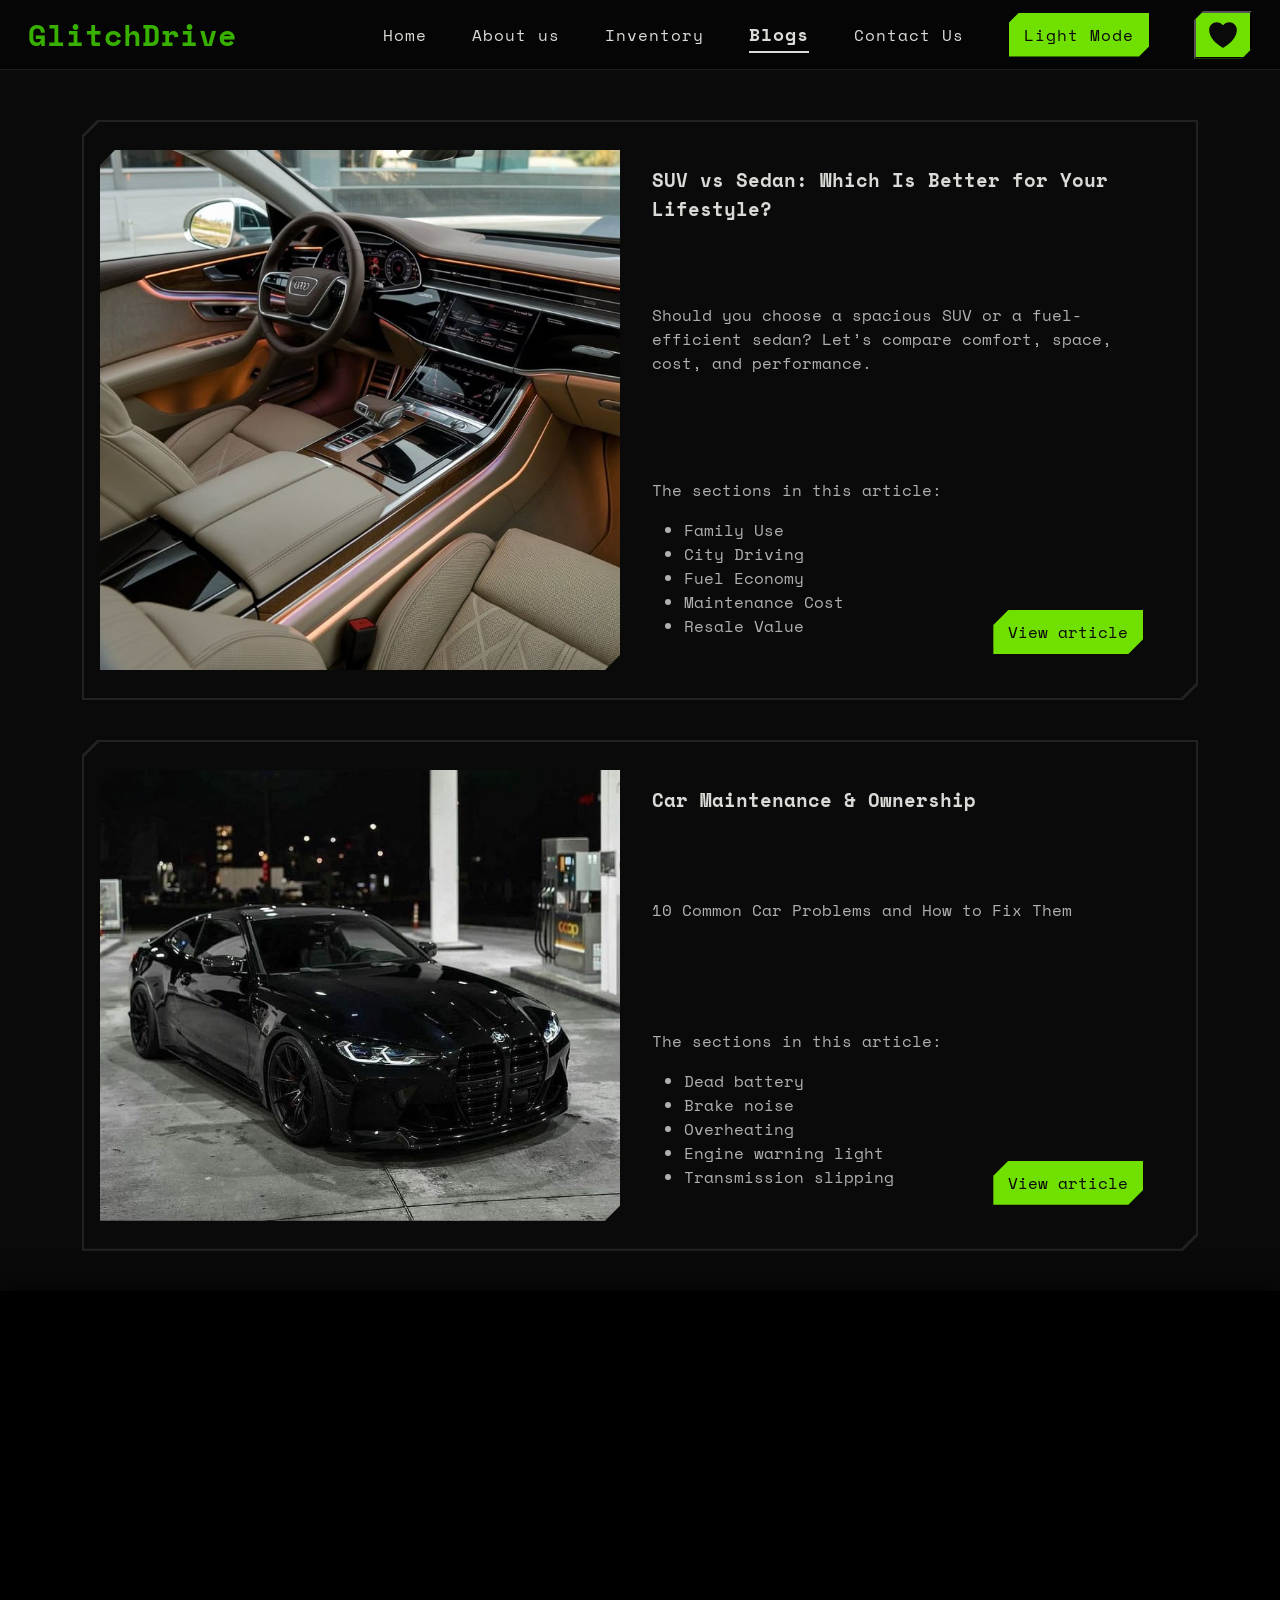
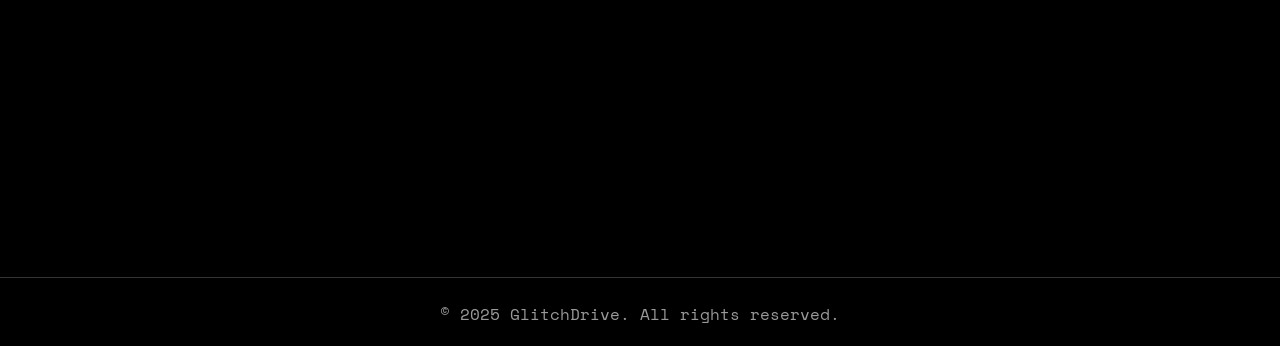
<file: blogs.html>
<!DOCTYPE html>
<html lang="en">
<head>
  <meta charset="UTF-8" />
  <meta http-equiv="X-UA-Compatible" content="IE=edge" />
  <meta name="viewport" content="width=device-width, initial-scale=1.0" />
  <meta name="description" content="GlitchDrive - Your trusted destination for buying and selling quality cars.">
  <title>GlitchDrive</title>

  <!-- Favicon -->
  <link rel="icon" href="imgs/favicon.png"/>

  <!-- Google Fonts -->
  <link rel="preconnect" href="https://fonts.googleapis.com" />
  <link rel="preconnect" href="https://fonts.gstatic.com" crossorigin />
  <link href="https://fonts.googleapis.com/css2?family=Inter:wght@400;600;700&family=Barlow:wght@400;700&family=Space+Mono:ital,wght@0,400;0,700;1,400;1,700&display=swap" rel="stylesheet" />

  <!-- Bootstrap -->
  <link href="https://cdn.jsdelivr.net/npm/bootstrap@5.0.2/dist/css/bootstrap.min.css" rel="stylesheet" integrity="sha384-EVSTQN3/azprG1Anm3QDgpJLIm9Nao0Yz1ztcQTwFspd3yD65VohhpuuCOmLASjC" crossorigin="anonymous" />

  <!-- AOS.js -->
  <link href="https://unpkg.com/aos@2.3.1/dist/aos.css" rel="stylesheet" />

  <!-- Swiper.js -->
  <link rel="stylesheet" href="https://cdn.jsdelivr.net/npm/swiper@11/swiper-bundle.min.css" />
  <script src="https://cdn.jsdelivr.net/npm/swiper@11/swiper-bundle.min.js"></script>

  <!-- Custom CSS -->
  <link rel="stylesheet" href="css/style.css" />
</head>

  <body>

    <div id="preloader">
      <div class="spinner-wrapper">
        <svg class="custom-spinner" width="40" height="40" viewBox="0 0 24 24" xmlns="http://www.w3.org/2000/svg"><style>.spinner_jCIR{animation:spinner_B8Vq .9s linear infinite;animation-delay:-.9s}.spinner_upm8{animation-delay:-.8s}.spinner_2eL5{animation-delay:-.7s}.spinner_Rp9l{animation-delay:-.6s}.spinner_dy3W{animation-delay:-.5s}@keyframes spinner_B8Vq{0%,66.66%{animation-timing-function:cubic-bezier(0.36,.61,.3,.98);y:6px;height:12px}33.33%{animation-timing-function:cubic-bezier(0.36,.61,.3,.98);y:1px;height:22px}}</style><rect class="spinner_jCIR" x="1" y="6" width="2.8" height="12"/><rect class="spinner_jCIR spinner_upm8" x="5.8" y="6" width="2.8" height="12"/><rect class="spinner_jCIR spinner_2eL5" x="10.6" y="6" width="2.8" height="12"/><rect class="spinner_jCIR spinner_Rp9l" x="15.4" y="6" width="2.8" height="12"/><rect class="spinner_jCIR spinner_dy3W" x="20.2" y="6" width="2.8" height="12"/></svg>
      </div>
    </div>

    <div class="sidebar d-lg-none">
      <div class="sidebar-links">
        <a class="sidebar-link scramble-text" data-text="Home" href="index.html">Home</a>
        <a class="sidebar-link scramble-text" data-text="About us" href="about.html">About us</a>
        <a class="sidebar-link scramble-text" data-text="Inventory" href="inventory.html">Inventory</a>
        <a class="sidebar-link scramble-text" data-text="Blogs" href="blogs.html">Blogs</a>
        <a class="sidebar-link scramble-text" data-text="Contact Us" href="index.html#contacts">Contact Us</a>
        <div class="container-fluid px-0 pt-3">
          <div class="row gx-1"> 
            <div class="col-9 ps-1"> 
              <a class="sidebar-glitch-button scramble-text" id="side-theme-toggle" data-text="Light Mode" href="#">
                Light Mode
              </a>
            </div>
            
            <div class="col-3 pe-1">
              <div class="hearted-items-container position-relative" data-count="0">
                <a href="hearted.html">
                  <button class="hearted-items sidebar-heart">
                    <svg xmlns="http://www.w3.org/2000/svg" viewBox="0 0 24 24" fill="currentColor" class="nav-heart-svg">
                      <path d="m11.645 20.91-.007-.003-.022-.012a15.247 15.247 0 0 1-.383-.218 25.18 25.18 0 0 1-4.244-3.17C4.688 15.36 2.25 12.174 2.25 8.25 2.25 5.322 4.714 3 7.688 3A5.5 5.5 0 0 1 12 5.052 5.5 5.5 0 0 1 16.313 3c2.973 0 5.437 2.322 5.437 5.25 0 3.925-2.438 7.111-4.739 9.256a25.175 25.175 0 0 1-4.244 3.17 15.247 15.247 0 0 1-.383.219l-.022.012-.007.004-.003.001a.752.752 0 0 1-.704 0l-.003-.001Z"/>
                    </svg>
                  </button>
                </a>
              </div>
            </div>
          </div>
        </div>
        
        
      </div>
    </div>

    <nav data-aos="fade-down" data-aos-duration="600" id="nav">
      <div class="container-fluid nav-container">
        <a href="index.html" class="logo">GlitchDrive</a>

        <div class="nav-links-container d-none d-lg-flex">
          <a class="nav-links scramble-text" data-text="Home" href="index.html">Home</a>
          <a class="nav-links scramble-text" data-text="About us" href="about.html">About us</a>
          <a class="nav-links scramble-text" data-text="Inventory" href="inventory.html">Inventory</a>
          <a class="active scramble-text" data-text="Blogs" href="Blogs.html">Blogs</a>
          <a class="nav-links scramble-text" data-text="Contact Us" href="index.html#contacts">Contact Us</a>
          <a class="glitch-button scramble-text" id="theme-toggle" data-text="Light Mode" href="#">
            <span>Light Mode</span></a>
            <div class="hearted-items-container">
              <a href="hearted.html">
            <button class="hearted-items">
              <svg xmlns="http://www.w3.org/2000/svg" viewBox="0 0 24 24" fill="currentColor" class="size-6 nav-heart-svg">
                <path d="m11.645 20.91-.007-.003-.022-.012a15.247 15.247 0 0 1-.383-.218 25.18 25.18 0 0 1-4.244-3.17C4.688 15.36 2.25 12.174 2.25 8.25 2.25 5.322 4.714 3 7.688 3A5.5 5.5 0 0 1 12 5.052 5.5 5.5 0 0 1 16.313 3c2.973 0 5.437 2.322 5.437 5.25 0 3.925-2.438 7.111-4.739 9.256a25.175 25.175 0 0 1-4.244 3.17 15.247 15.247 0 0 1-.383.219l-.022.012-.007.004-.003.001a.752.752 0 0 1-.704 0l-.003-.001Z" />
              </svg>
            </button>
          </a>
          </div>
        </div>
        

        <svg
          class="hamburger-menu d-lg-none bi bi-list"
          xmlns="http://www.w3.org/2000/svg"
          fill="white"
          viewBox="0 0 16 16"
        >
          <path
            fill-rule="evenodd"
            d="M2.5 12a.5.5 0 0 1 .5-.5h10a.5.5 0 0 1 0 1H3a.5.5 0 0 1-.5-.5m0-4a.5.5 0 0 1 .5-.5h10a.5.5 0 0 1 0 1H3a.5.5 0 0 1-.5-.5m0-4a.5.5 0 0 1 .5-.5h10a.5.5 0 0 1 0 1H3a.5.5 0 0 1-.5-.5"
          />
        </svg>
      </div>
    </nav>

    <main id="blogs">
      <div class="container">
        <div class="blog-border" data-aos="fade-right">
        <div class="blog">
          <div class="row">
            <div class="col-lg-6 col-sm-12">
              <img class="blog-img" src="imgs/Audi Interior.jpg" alt="">
            </div>
            <div class="col-lg-6 col-sm-12">
              <div class="blog-text">
                
                  <div class="blog-title">SUV vs Sedan: Which Is Better for Your Lifestyle?</div>
                  <div class="blog-desc">Should you choose a spacious SUV or a fuel-efficient sedan? Let’s compare comfort, space, cost, and performance.
                    <br>
                    <br>
                    </div>
                    
                      <div class="row">
                        <div class="col-lg-8 col-md-12">
                    <div class="blog-desc">
                      The sections in this article:
                    <ul class="pt-3">
                      <li>Family Use</li>
                      <li>City Driving</li>
                      <li> Fuel Economy</li>
                      <li>Maintenance Cost</li>
                      <li>Resale Value</li>
                    </ul>
                    </div>
                    </div>
                    <div class="col-lg-4 col-md-12">
                      <a href="blogs-article.html" class="blog-button scramble-text"  data-article="suv-vs-sedan" data-text="View article">View article</a>
                    </div>
                  </div>
                  
                
                </div>
                </div>
                
                
              </div>
            </div>

          </div>


        <div class="blog-border" data-aos="fade-right">
        <div class="blog">
          <div class="row">
            <div class="col-lg-6 col-sm-12">
              <img class="blog-img" src="imgs/BMW.jpg" alt="">
            </div>
            <div class="col-lg-6 col-sm-12">
              <div class="blog-text">
                
                  <div class="blog-title">Car Maintenance & Ownership</div>
                  <div class="blog-desc">10 Common Car Problems and How to Fix Them
                    <br>
                    <br>
                    </div>
                    
                      <div class="row">
                        <div class="col-lg-8 col-md-12">
                    <div class="blog-desc">
                      The sections in this article:
                    <ul class="pt-3">
                      <li>Dead battery</li>
                      <li>Brake noise</li>
                      <li>Overheating</li>
                      <li>Engine warning light</li>
                      <li>Transmission slipping</li>
                    </ul>
                    </div>
                    </div>
                    <div class="col-lg-4 col-md-12">
                      <a href="blogs-article.html" class="blog-button scramble-text"  data-article="car-maintenance" data-text="View article">View article</a>
                    </div>
                  </div>
                  
                
                </div>
                </div>
                
                
              </div>
            </div>

          </div>
          
        </div>
      </div>
      </div>
    </main>

    <footer id="footer">
      <div class="container">
        <div class="row">
          <div class="col-lg-6 col-md-12" data-aos="fade-right">
            <div class="footer-logo logo">GlitchDrive</div>
            <div class="desc footer-desc pt-4 pe-3">GlitchDrive is a next-gen car marketplace built for a new generation of digital explorers.
              <br>
              <br>
              We’ve left behind the outdated, bloated dealership websites and reimagined the buying experience from the ground up. From the moment the page loads, you’re dropped into a sleek, glitch-inspired interface that feels more like navigating a futuristic terminal than browsing a typical online store. Monospace fonts, sharp animations, and dynamic effects bring the experience to life—blending style with function for a look that speaks directly to tech-lovers and modern buyers.</div>
          </div>
          <div class="col-lg-6 col-md-12">
            <div data-aos="fade-left" data-aos-delay="100" class="footer-right">
              <h3 class="links-title">Quick Links</h3>
                <ul class="list-unstyled">
                  <li><a class="scramble-text" data-text="Home" href="index.html">Home</a></li>
                  <li><a class="scramble-text" data-text="About Us" href="about.html">About Us</a></li>
                  <li><a class="scramble-text" data-text="Inventory" href="inventory.html">Inventory</a></li>                  
                  <li><a class="scramble-text" data-text="Blogs" href="blogs.html">Blogs</a></li>                  
                  <li><a class="scramble-text" data-text="Contact Us" href="index.html#contacts">Contact Us</a></li>
                </ul>
              <h3 class="links-title pt-5">Contact Informations</h3>
                <ul class="list-unstyled">
                  <div class="footer-contact-details pt-4">
                    <svg xmlns="http://www.w3.org/2000/svg" viewBox="0 0 24 24" fill="currentColor" class="contact-details-svg">
                      <path d="M1.5 8.67v8.58a3 3 0 0 0 3 3h15a3 3 0 0 0 3-3V8.67l-8.928 5.493a3 3 0 0 1-3.144 0L1.5 8.67Z" />
                      <path d="M22.5 6.908V6.75a3 3 0 0 0-3-3h-15a3 3 0 0 0-3 3v.158l9.714 5.978a1.5 1.5 0 0 0 1.572 0L22.5 6.908Z" />
                    </svg>
                    
                  
                    youremail@example.com</div>
                  <div class="footer-contact-details pt-4">
                    <svg xmlns="http://www.w3.org/2000/svg" viewBox="0 0 24 24" fill="currentColor" class="contact-details-svg">
                      <path fill-rule="evenodd" d="M1.5 4.5a3 3 0 0 1 3-3h1.372c.86 0 1.61.586 1.819 1.42l1.105 4.423a1.875 1.875 0 0 1-.694 1.955l-1.293.97c-.135.101-.164.249-.126.352a11.285 11.285 0 0 0 6.697 6.697c.103.038.25.009.352-.126l.97-1.293a1.875 1.875 0 0 1 1.955-.694l4.423 1.105c.834.209 1.42.959 1.42 1.82V19.5a3 3 0 0 1-3 3h-2.25C8.552 22.5 1.5 15.448 1.5 6.75V4.5Z" clip-rule="evenodd" />
                    </svg>
                    
                    012-345-789</div>
                  <div class="footer-contact-details pt-4">
                    <svg xmlns="http://www.w3.org/2000/svg" viewBox="0 0 24 24" fill="currentColor" class="contact-details-svg">
                      <path fill-rule="evenodd" d="m11.54 22.351.07.04.028.016a.76.76 0 0 0 .723 0l.028-.015.071-.041a16.975 16.975 0 0 0 1.144-.742 19.58 19.58 0 0 0 2.683-2.282c1.944-1.99 3.963-4.98 3.963-8.827a8.25 8.25 0 0 0-16.5 0c0 3.846 2.02 6.837 3.963 8.827a19.58 19.58 0 0 0 2.682 2.282 16.975 16.975 0 0 0 1.145.742ZM12 13.5a3 3 0 1 0 0-6 3 3 0 0 0 0 6Z" clip-rule="evenodd" />
                    </svg>
                    
                    
                   Street 5, Berlin, Germany</div>
                </div>
                </ul>
          </div>
          </div>
          
      
    </div>
    
    <div class="footer-bottom text-center">
      <div>&copy; 2025 GlitchDrive. All rights reserved.</div>
          </div>
      </div>
    </footer>



    
   <!-- jQuery (single import) -->
   <script src="https://code.jquery.com/jquery-3.7.1.min.js"></script>
 
   <!-- AOS -->
   <script src="https://unpkg.com/aos@2.3.1/dist/aos.js"></script>
   <script>
     AOS.init();
   </script>
 
   <!-- Custom JS -->
   <script src="js/script.js"></script>
   <script src="js/blogs.js"></script>
    </body>
  </html>
</file>
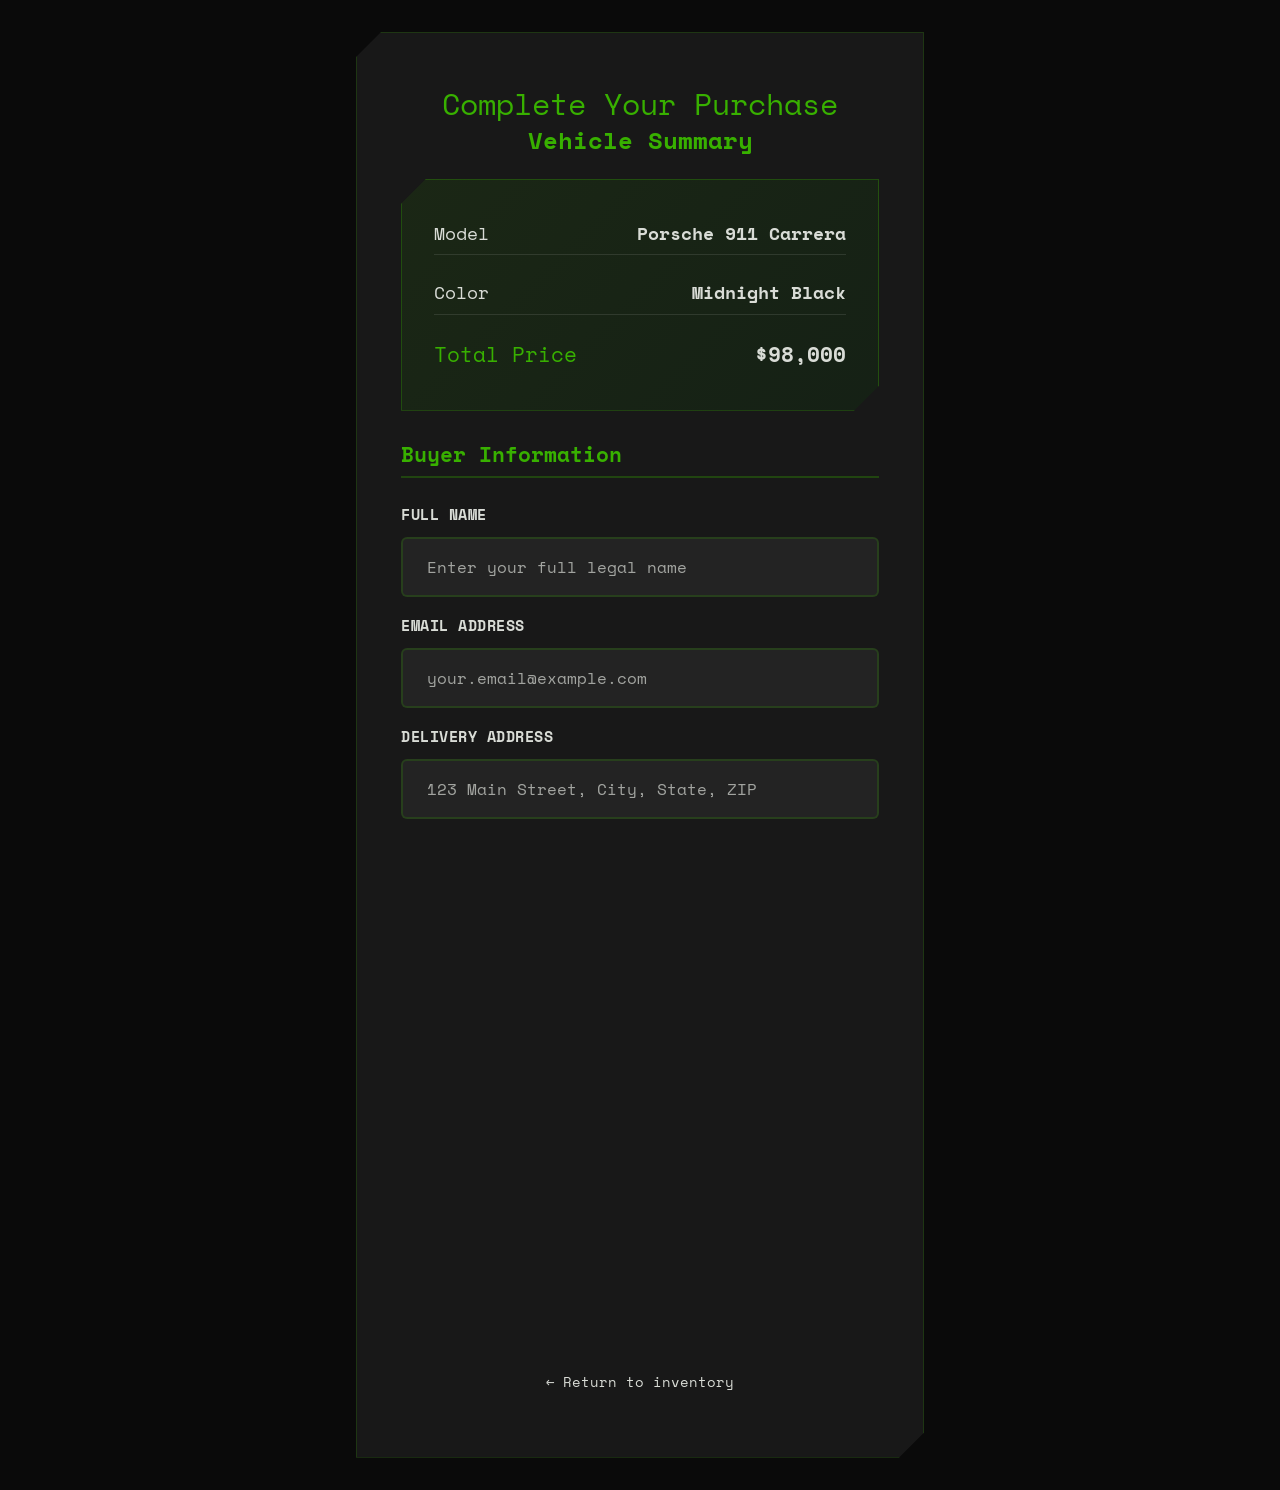
<file: buy-item.html>
<!DOCTYPE html>
<html lang="en">
<head>
  <meta charset="UTF-8" />
  <meta http-equiv="X-UA-Compatible" content="IE=edge" />
  <meta name="viewport" content="width=device-width, initial-scale=1.0" />
  <meta name="description" content="GlitchDrive - Your trusted destination for buying and selling quality cars.">
  <title>GlitchDrive</title>

  <!-- Favicon -->
  <link rel="icon" href="imgs/favicon.png"/>

  <!-- Google Fonts -->
  <link rel="preconnect" href="https://fonts.googleapis.com" />
  <link rel="preconnect" href="https://fonts.gstatic.com" crossorigin />
  <link href="https://fonts.googleapis.com/css2?family=Inter:wght@400;600;700&family=Barlow:wght@400;700&family=Space+Mono:ital,wght@0,400;0,700;1,400;1,700&display=swap" rel="stylesheet" />

  <!-- Bootstrap -->
  <link href="https://cdn.jsdelivr.net/npm/bootstrap@5.0.2/dist/css/bootstrap.min.css" rel="stylesheet" integrity="sha384-EVSTQN3/azprG1Anm3QDgpJLIm9Nao0Yz1ztcQTwFspd3yD65VohhpuuCOmLASjC" crossorigin="anonymous" />

  <!-- AOS.js -->
  <link href="https://unpkg.com/aos@2.3.1/dist/aos.css" rel="stylesheet" />

  <!-- Swiper.js -->
  <link rel="stylesheet" href="https://cdn.jsdelivr.net/npm/swiper@11/swiper-bundle.min.css" />
  <script src="https://cdn.jsdelivr.net/npm/swiper@11/swiper-bundle.min.js"></script>

  <!-- Custom CSS -->
  <link rel="stylesheet" href="css/style.css" />
</head>
<body>
  

  <main id="buy-page">
    <div class="login-container">
      <div class="login-card" data-aos="fade-up" data-aos-duration="800">
        <div class="buy-title">Complete Your Purchase</div>
        
        <div class="container">
          <form>
            <!-- Car Summary -->
            <div class="form-section">
              <h5 class="car-summary-title">Vehicle Summary</h5>
              <div class="details-card" data-aos="fade-right" data-aos-delay="200">
                <div class="car-details">
                  <div class="car-detail-item">
                    <span class="car-detail-label">Model</span>
                    <span class="car-detail-value">Porsche 911 Carrera</span>
                  </div>
                  <div class="car-detail-item">
                    <span class="car-detail-label">Color</span>
                    <span class="car-detail-value">Midnight Black</span>
                  </div>
                  <div class="car-detail-item">
                    <span class="car-detail-label">Total Price</span>
                    <span class="car-detail-value">$98,000</span>
                  </div>
                </div>
              </div>
            </div>

            <!-- Buyer Information -->
            <div class="form-section" data-aos="fade-left" data-aos-delay="300">
              <h6 class="section-title">Buyer Information</h6>
              
              <div class="mb-3">
                <label for="fullName" class="form-label">Full Name</label>
                <input
                  type="text"
                  class="form-control"
                  id="fullName"
                  placeholder="Enter your full legal name"
                  required
                >
              </div>

              <div class="mb-3">
                <label for="email" class="form-label">Email Address</label>
                <input
                  type="email"
                  class="form-control"
                  id="email"
                  placeholder="your.email@example.com"
                  required
                >
              </div>

              <div class="mb-3">
                <label for="address" class="form-label">Delivery Address</label>
                <input
                  type="text"
                  class="form-control"
                  id="address"
                  placeholder="123 Main Street, City, State, ZIP"
                  required
                >
              </div>
            </div>

            <!-- Payment Information -->
            <div class="form-section" data-aos="fade-right" data-aos-delay="400">
              <h6 class="section-title">Payment Details</h6>
              
              <div class="payment-grid">
                <div class="mb-3">
                  <label for="card" class="form-label">Credit Card Number</label>
                  <input
                    type="text"
                    class="form-control"
                    id="card"
                    placeholder="1234 5678 9012 3456"
                    maxlength="19"
                    required
                  >
                </div>
                
                <div class="mb-3">
                  <label for="cvv" class="form-label">CVV</label>
                  <input
                    type="text"
                    class="form-control"
                    id="cvv"
                    placeholder="123"
                    maxlength="4"
                    required
                  >
                </div>
              </div>

              <div class="payment-grid">
                <div class="mb-3">
                  <label for="expiry" class="form-label">Expiry Date</label>
                  <input
                    type="text"
                    class="form-control"
                    id="expiry"
                    placeholder="MM/YY"
                    maxlength="5"
                    required
                  >
                </div>
                
                <div class="mb-3">
                  <label for="cardholder" class="form-label">Cardholder Name</label>
                  <input
                    type="text"
                    class="form-control"
                    id="cardholder"
                    placeholder="Name on card"
                    required
                  >
                </div>
              </div>

              <div class="security-badge">
                <span>🔒</span>
                <span>Your payment information is secured with 256-bit SSL encryption</span>
              </div>
            </div>

            <div class="d-grid" data-aos="fade-up" data-aos-delay="500">
              <button type="submit" class="confirm-button pulse">
                <span>Confirm Purchase - $98,000</span>
              </button>
            </div>
          </form>

          <p class="mt-4 text-center">
            <a href="inventory.html" class="back-link">
              <span>←</span>
              <span>Return to inventory</span>
            </a>
          </p>
        </div>
      </div>
    </div>
  </main>

  <!-- jQuery (single import) -->
  <script src="https://code.jquery.com/jquery-3.7.1.min.js"></script>
 
  <!-- AOS -->
  <script src="https://unpkg.com/aos@2.3.1/dist/aos.js"></script>
  <script>
    AOS.init();
  </script>

  <!-- Custom JS -->
  <script>
  
  </script>
  <script src="js/script.js"></script>
</body>
</html>
</file>
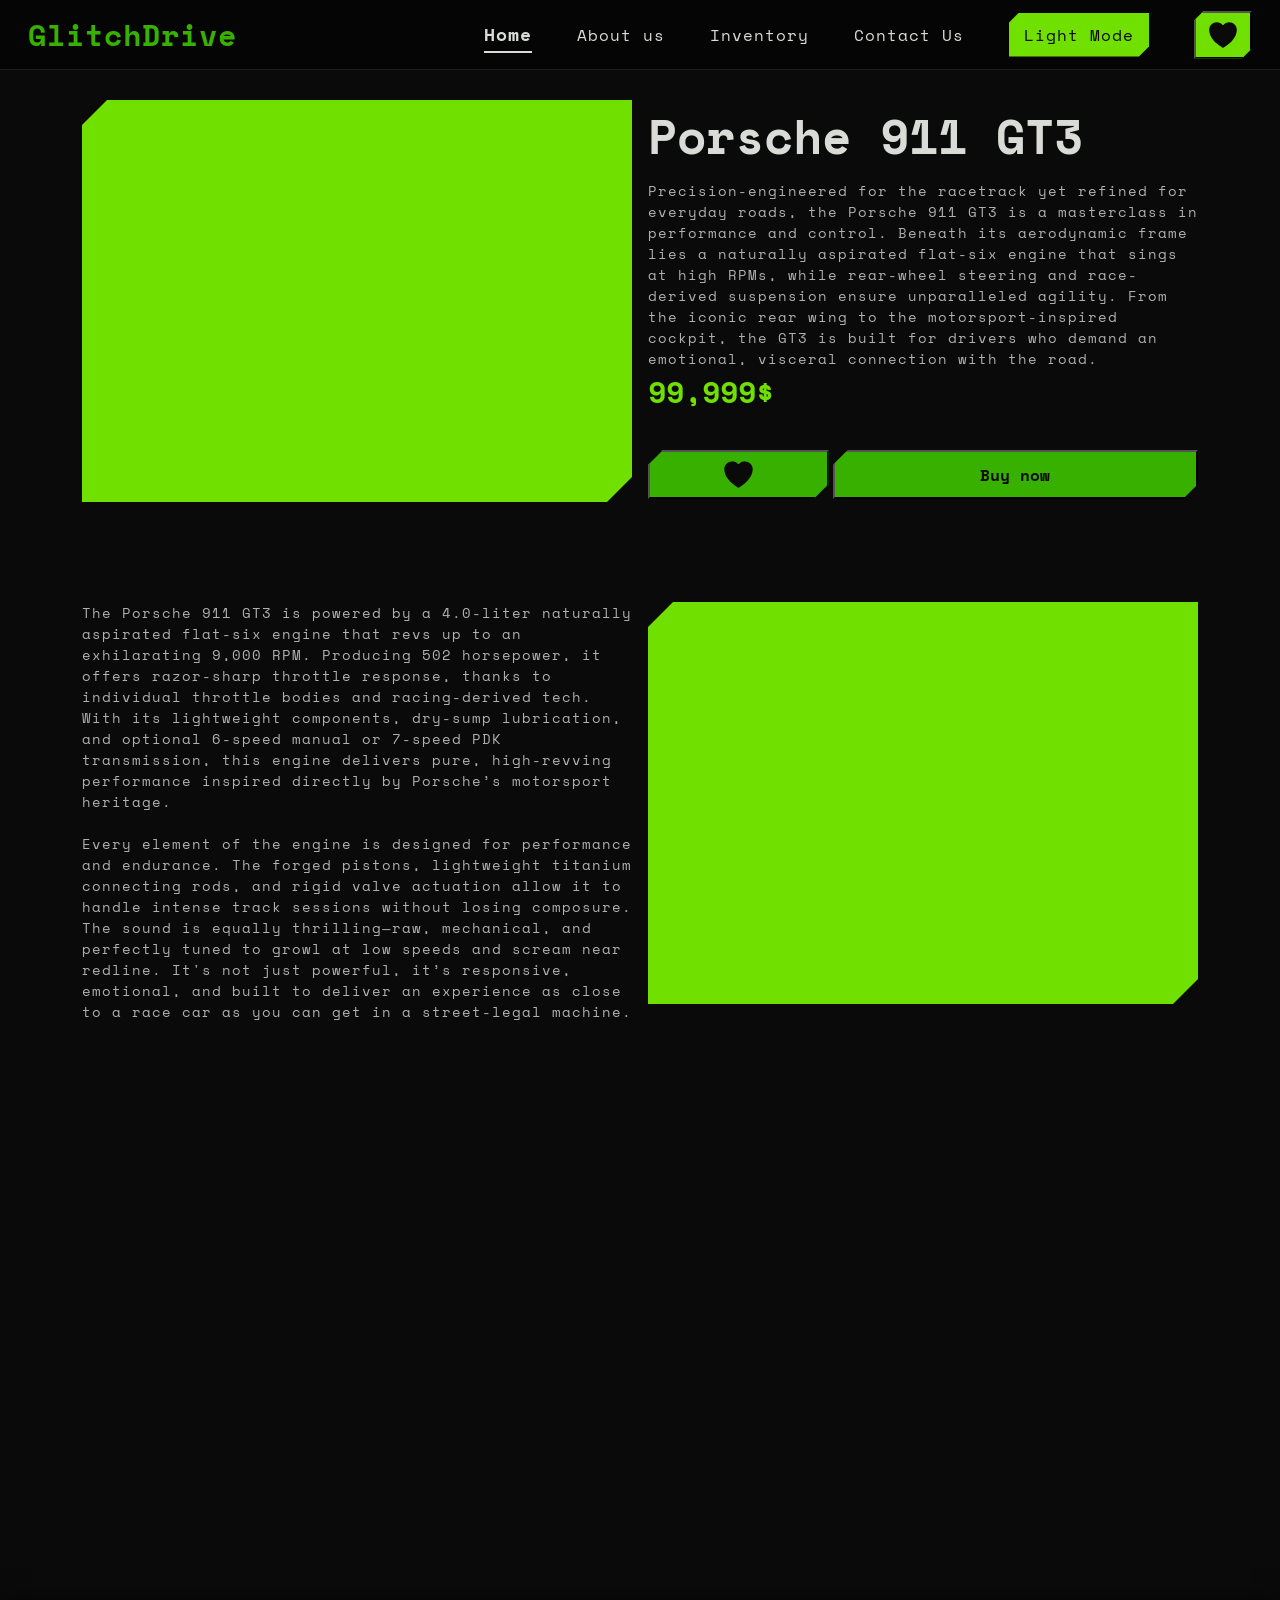
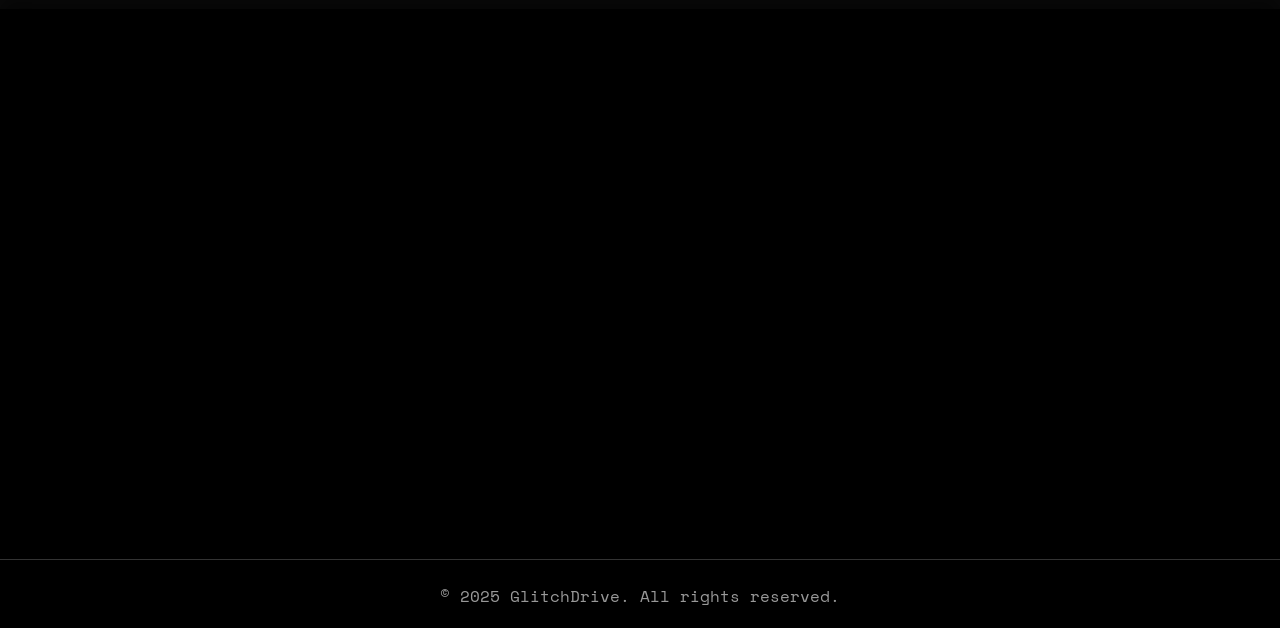
<file: car-details.html>
<!DOCTYPE html>
<html lang="en">
<head>
  <meta charset="UTF-8" />
  <meta http-equiv="X-UA-Compatible" content="IE=edge" />
  <meta name="viewport" content="width=device-width, initial-scale=1.0" />
  <meta name="description" content="GlitchDrive - Your trusted destination for buying and selling quality cars.">
  <title>GlitchDrive</title>

  <!-- Favicon -->
  <link rel="icon" href="imgs/favicon.png"/>

  <!-- Google Fonts -->
  <link rel="preconnect" href="https://fonts.googleapis.com" />
  <link rel="preconnect" href="https://fonts.gstatic.com" crossorigin />
  <link href="https://fonts.googleapis.com/css2?family=Inter:wght@400;600;700&family=Barlow:wght@400;700&family=Space+Mono:ital,wght@0,400;0,700;1,400;1,700&display=swap" rel="stylesheet" />

  <!-- Bootstrap -->
  <link href="https://cdn.jsdelivr.net/npm/bootstrap@5.0.2/dist/css/bootstrap.min.css" rel="stylesheet" integrity="sha384-EVSTQN3/azprG1Anm3QDgpJLIm9Nao0Yz1ztcQTwFspd3yD65VohhpuuCOmLASjC" crossorigin="anonymous" />

  <!-- AOS.js -->
  <link href="https://unpkg.com/aos@2.3.1/dist/aos.css" rel="stylesheet" />

  <!-- Swiper.js -->
  <link rel="stylesheet" href="https://cdn.jsdelivr.net/npm/swiper@11/swiper-bundle.min.css" />
  <script src="https://cdn.jsdelivr.net/npm/swiper@11/swiper-bundle.min.js"></script>

  <!-- Custom CSS -->
  <link rel="stylesheet" href="css/style.css" />
  <link rel="stylesheet" href="css/car-details.css" />
</head>


  <body>

    <div id="preloader">
      <div class="spinner-wrapper">
        <svg class="custom-spinner" width="40" height="40" viewBox="0 0 24 24" xmlns="http://www.w3.org/2000/svg"><style>.spinner_jCIR{animation:spinner_B8Vq .9s linear infinite;animation-delay:-.9s}.spinner_upm8{animation-delay:-.8s}.spinner_2eL5{animation-delay:-.7s}.spinner_Rp9l{animation-delay:-.6s}.spinner_dy3W{animation-delay:-.5s}@keyframes spinner_B8Vq{0%,66.66%{animation-timing-function:cubic-bezier(0.36,.61,.3,.98);y:6px;height:12px}33.33%{animation-timing-function:cubic-bezier(0.36,.61,.3,.98);y:1px;height:22px}}</style><rect class="spinner_jCIR" x="1" y="6" width="2.8" height="12"/><rect class="spinner_jCIR spinner_upm8" x="5.8" y="6" width="2.8" height="12"/><rect class="spinner_jCIR spinner_2eL5" x="10.6" y="6" width="2.8" height="12"/><rect class="spinner_jCIR spinner_Rp9l" x="15.4" y="6" width="2.8" height="12"/><rect class="spinner_jCIR spinner_dy3W" x="20.2" y="6" width="2.8" height="12"/></svg>
      </div>
    </div>

    <div class="sidebar d-lg-none">
      <div class="sidebar-links">
        <a class="sidebar-link scramble-text" data-text="Home" href="index.html">Home</a>
        <a class="sidebar-link scramble-text" data-text="About us" href="about.html">About us</a>
        <a class="sidebar-link scramble-text" data-text="Inventory" href="inventory.html">Inventory</a>
        <a class="sidebar-link scramble-text" data-text="Contact Us" href="index.html#contacts">Contact Us</a>
        <div class="container-fluid px-0 pt-3">
          <div class="row gx-1"> 
            <div class="col-9 ps-1"> 
              <a class="sidebar-glitch-button scramble-text" id="side-theme-toggle" data-text="Light Mode" href="#">
                Light Mode
              </a>
            </div>
            
            <div class="col-3 pe-1">
              <div class="hearted-items-container position-relative" data-count="0">
                <a href="hearted.html">
                  <button class="hearted-items sidebar-heart">
                    <svg xmlns="http://www.w3.org/2000/svg" viewBox="0 0 24 24" fill="currentColor" class="nav-heart-svg">
                      <path d="m11.645 20.91-.007-.003-.022-.012a15.247 15.247 0 0 1-.383-.218 25.18 25.18 0 0 1-4.244-3.17C4.688 15.36 2.25 12.174 2.25 8.25 2.25 5.322 4.714 3 7.688 3A5.5 5.5 0 0 1 12 5.052 5.5 5.5 0 0 1 16.313 3c2.973 0 5.437 2.322 5.437 5.25 0 3.925-2.438 7.111-4.739 9.256a25.175 25.175 0 0 1-4.244 3.17 15.247 15.247 0 0 1-.383.219l-.022.012-.007.004-.003.001a.752.752 0 0 1-.704 0l-.003-.001Z"/>
                    </svg>
                  </button>
                </a>
              </div>
            </div>
          </div>
        </div>
        
        
      </div>
    </div>

    <nav data-aos="fade-down" data-aos-duration="600" id="nav">
      <div class="container-fluid nav-container">
        <a href="index.html" class="logo">GlitchDrive</a>

        <div class="nav-links-container d-none d-lg-flex">
          <a class="active scramble-text" data-text="Home" href="index.html">Home</a>
          <a class="nav-links scramble-text" data-text="About us" href="about.html">About us</a>
          <a class="nav-links scramble-text" data-text="Inventory" href="inventory.html">Inventory</a>
          <a class="nav-links scramble-text" data-text="Contact Us" href="index.html#contacts">Contact Us</a>
          <a class="glitch-button scramble-text" id="theme-toggle" data-text="Light Mode" href="#">
            <span>Light Mode</span></a>
            <div class="hearted-items-container">
              <a href="hearted.html">
            <button class="hearted-items">
              <svg xmlns="http://www.w3.org/2000/svg" viewBox="0 0 24 24" fill="currentColor" class="size-6 nav-heart-svg">
                <path d="m11.645 20.91-.007-.003-.022-.012a15.247 15.247 0 0 1-.383-.218 25.18 25.18 0 0 1-4.244-3.17C4.688 15.36 2.25 12.174 2.25 8.25 2.25 5.322 4.714 3 7.688 3A5.5 5.5 0 0 1 12 5.052 5.5 5.5 0 0 1 16.313 3c2.973 0 5.437 2.322 5.437 5.25 0 3.925-2.438 7.111-4.739 9.256a25.175 25.175 0 0 1-4.244 3.17 15.247 15.247 0 0 1-.383.219l-.022.012-.007.004-.003.001a.752.752 0 0 1-.704 0l-.003-.001Z" />
              </svg>
            </button>
          </a>
          </div>
        </div>
        

        <svg
          class="hamburger-menu d-lg-none bi bi-list"
          xmlns="http://www.w3.org/2000/svg"
          fill="white"
          viewBox="0 0 16 16"
        >
          <path
            fill-rule="evenodd"
            d="M2.5 12a.5.5 0 0 1 .5-.5h10a.5.5 0 0 1 0 1H3a.5.5 0 0 1-.5-.5m0-4a.5.5 0 0 1 .5-.5h10a.5.5 0 0 1 0 1H3a.5.5 0 0 1-.5-.5m0-4a.5.5 0 0 1 .5-.5h10a.5.5 0 0 1 0 1H3a.5.5 0 0 1-.5-.5"
          />
        </svg>
      </div>
    </nav>

    <main id="carDetails">
      <div class="container">
        <div class="row g-3">
        <div class="col-lg-6 col-md-12">
          <div data-aos="fade-right" class="card-container">
         <div class="details-img"></div>
        </div>
        </div>
        <div data-aos="fade-left" data-aos-delay="100" class="col-lg-6 col-md-12 ps-2">
          <div class="title details-title">Porsche 911 GT3</div>
          <div class="desc details-desc pt-2">Precision-engineered for the racetrack yet refined for everyday roads, the Porsche 911 GT3 is a masterclass in performance and control. Beneath its aerodynamic frame lies a naturally aspirated flat-six engine that sings at high RPMs, while rear-wheel steering and race-derived suspension ensure unparalleled agility. From the iconic rear wing to the motorsport-inspired cockpit, the GT3 is built for drivers who demand an emotional, visceral connection with the road.

          </div>
          <div class="car-price details-price">99,999$</div>
                  <div class="pt-3 card-buttons row g-1">
                    <div class="col-4">
                      <button class="heart-button">
                      <svg xmlns="http://www.w3.org/2000/svg" viewBox="0 0 24 24" fill="currentColor" class="size-6 heart-svg">
                        <path d="m11.645 20.91-.007-.003-.022-.012a15.247 15.247 0 0 1-.383-.218 25.18 25.18 0 0 1-4.244-3.17C4.688 15.36 2.25 12.174 2.25 8.25 2.25 5.322 4.714 3 7.688 3A5.5 5.5 0 0 1 12 5.052 5.5 5.5 0 0 1 16.313 3c2.973 0 5.437 2.322 5.437 5.25 0 3.925-2.438 7.111-4.739 9.256a25.175 25.175 0 0 1-4.244 3.17 15.247 15.247 0 0 1-.383.219l-.022.012-.007.004-.003.001a.752.752 0 0 1-.704 0l-.003-.001Z" />
                      </svg>
                    </button></div>
                    <div class="col-8">
                      <a href="buy-item.html">
                        <button class="buy-button scramble-text" data-text="Buy Now">Buy now</button>
                      </a>
                    </div>
        </div>
      </div>
      </div>
      </div>
    </main>
    <section id="engine">
      <div class="container">
        <div class="row g-3">
          <div data-aos="fade-right" class="col-lg-6 col-md-12">
            <div class="desc engine-desc">The Porsche 911 GT3 is powered by a 4.0-liter naturally aspirated flat-six engine that revs up to an exhilarating 9,000 RPM. Producing 502 horsepower, it offers razor-sharp throttle response, thanks to individual throttle bodies and racing-derived tech. With its lightweight components, dry-sump lubrication, and optional 6-speed manual or 7-speed PDK transmission, this engine delivers pure, high-revving performance inspired directly by Porsche’s motorsport heritage.
<br>
<br>
              Every element of the engine is designed for performance and endurance. The forged pistons, lightweight titanium connecting rods, and rigid valve actuation allow it to handle intense track sessions without losing composure. The sound is equally thrilling—raw, mechanical, and perfectly tuned to growl at low speeds and scream near redline. It's not just powerful, it’s responsive, emotional, and built to deliver an experience as close to a race car as you can get in a street-legal machine.
              
              </div>
          </div>
          <div data-aos="fade-left" data-aos-delay="100" class="col-lg-6 col-md-12">
            <div class="card-container">
              <div class="engine-img"></div>
            </div>
            
          </div>
        </div>
      </div>
    </section>
    <section id="moreDetails">
      <div class="container">
        <div class="row g-3">
        <div data-aos="fade-right" class="col-lg-6 col-md-12">
          <div class="card-container">
         <div class="more-details-img"></div>
        </div>
        </div>
        <div data-aos="fade-left" data-aos-delay="100" class="col-lg-6 col-md-12 ps-2">
          <div class="desc details-desc pt-2">Inside, the 911 GT3 offers a cockpit designed for pure, unfiltered driving engagement. The interior combines motorsport materials like Alcantara and carbon fiber with Porsche’s signature precision. A large analog tachometer anchors the instrument cluster, while a 10.9-inch touchscreen delivers seamless connectivity, real-time performance data, and track telemetry. The flat-bottom steering wheel, short-throw gear shifter, and intuitive control layout place every function right at the driver’s fingertips.
<br>
<br>
            Optional carbon fiber bucket seats offer serious bolstering and weight savings, paired with a rear seat delete that echoes its track focus. Sound insulation is purposefully minimal, allowing the naturally aspirated roar of the flat-six to flood the cabin. The result is a raw, visceral connection between machine and driver—whether you're ripping through mountain switchbacks or clipping apexes on a race circuit.
            
            

          </div>
         
      </div>
      </div>
      </div>
    </section>
    <footer id="footer">
      <div class="container">
        <div class="row">
          <div class="col-lg-6 col-md-12" data-aos="fade-right">
            <div class="footer-logo logo">GlitchDrive</div>
            <div class="desc footer-desc pt-4 pe-3">GlitchDrive is a next-gen car marketplace built for a new generation of digital explorers.
              <br>
              <br>
              We’ve left behind the outdated, bloated dealership websites and reimagined the buying experience from the ground up. From the moment the page loads, you’re dropped into a sleek, glitch-inspired interface that feels more like navigating a futuristic terminal than browsing a typical online store. Monospace fonts, sharp animations, and dynamic effects bring the experience to life—blending style with function for a look that speaks directly to tech-lovers and modern buyers.</div>
          </div>
          <div class="col-lg-6 col-md-12">
            <div data-aos="fade-left" data-aos-delay="100" class="footer-right">
              <h3 class="links-title">Quick Links</h3>
                <ul class="list-unstyled">
                  <li><a class="scramble-text" data-text="Home" href="index.html">Home</a></li>
                  <li><a class="scramble-text" data-text="About Us" href="about.html">About Us</a></li>
                  <li><a class="scramble-text" data-text="Inventory" href="inventory.html">Inventory</a></li>                  
                  <li><a class="scramble-text" data-text="Contact Us" href="index.html#contacts">Contact Us</a></li>
                </ul>
              <h3 class="links-title pt-5">Contact Informations</h3>
                <ul class="list-unstyled">
                  <div class="footer-contact-details pt-4">
                    <svg xmlns="http://www.w3.org/2000/svg" viewBox="0 0 24 24" fill="currentColor" class="contact-details-svg">
                      <path d="M1.5 8.67v8.58a3 3 0 0 0 3 3h15a3 3 0 0 0 3-3V8.67l-8.928 5.493a3 3 0 0 1-3.144 0L1.5 8.67Z" />
                      <path d="M22.5 6.908V6.75a3 3 0 0 0-3-3h-15a3 3 0 0 0-3 3v.158l9.714 5.978a1.5 1.5 0 0 0 1.572 0L22.5 6.908Z" />
                    </svg>
                    
                  
                    youremail@example.com</div>
                  <div class="footer-contact-details pt-4">
                    <svg xmlns="http://www.w3.org/2000/svg" viewBox="0 0 24 24" fill="currentColor" class="contact-details-svg">
                      <path fill-rule="evenodd" d="M1.5 4.5a3 3 0 0 1 3-3h1.372c.86 0 1.61.586 1.819 1.42l1.105 4.423a1.875 1.875 0 0 1-.694 1.955l-1.293.97c-.135.101-.164.249-.126.352a11.285 11.285 0 0 0 6.697 6.697c.103.038.25.009.352-.126l.97-1.293a1.875 1.875 0 0 1 1.955-.694l4.423 1.105c.834.209 1.42.959 1.42 1.82V19.5a3 3 0 0 1-3 3h-2.25C8.552 22.5 1.5 15.448 1.5 6.75V4.5Z" clip-rule="evenodd" />
                    </svg>
                    
                    012-345-789</div>
                  <div class="footer-contact-details pt-4">
                    <svg xmlns="http://www.w3.org/2000/svg" viewBox="0 0 24 24" fill="currentColor" class="contact-details-svg">
                      <path fill-rule="evenodd" d="m11.54 22.351.07.04.028.016a.76.76 0 0 0 .723 0l.028-.015.071-.041a16.975 16.975 0 0 0 1.144-.742 19.58 19.58 0 0 0 2.683-2.282c1.944-1.99 3.963-4.98 3.963-8.827a8.25 8.25 0 0 0-16.5 0c0 3.846 2.02 6.837 3.963 8.827a19.58 19.58 0 0 0 2.682 2.282 16.975 16.975 0 0 0 1.145.742ZM12 13.5a3 3 0 1 0 0-6 3 3 0 0 0 0 6Z" clip-rule="evenodd" />
                    </svg>
                    
                    
                   Street 5, Berlin, Germany</div>
                </div>
                </ul>
          </div>
          </div>
          
      
    </div>
    
    <div class="footer-bottom text-center">
      <div>&copy; 2025 GlitchDrive. All rights reserved.</div>
          </div>
      </div>
    </footer>

   <!-- jQuery -->
   <script src="https://code.jquery.com/jquery-3.7.1.min.js"></script>
 
   <!-- AOS -->
   <script src="https://unpkg.com/aos@2.3.1/dist/aos.js"></script>
   <script>
     AOS.init();
   </script>
 
   <!-- Custom JS -->
   <script src="js/script.js"></script>
 </body>
 </html>
</file>
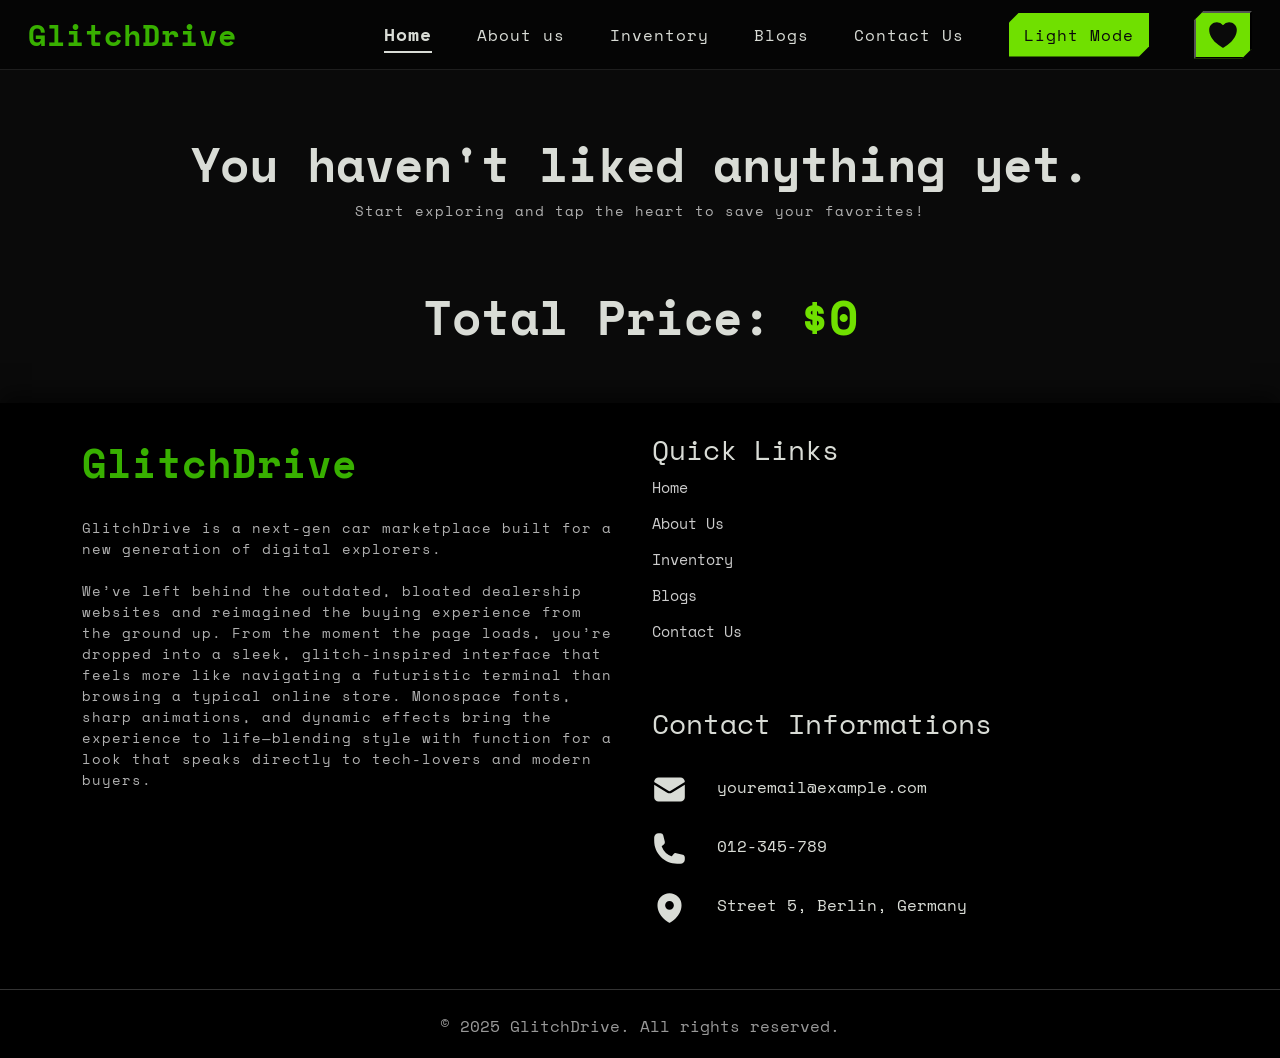
<file: hearted.html>
<!DOCTYPE html>
<html lang="en">
<head>
  <meta charset="UTF-8" />
  <meta http-equiv="X-UA-Compatible" content="IE=edge" />
  <meta name="viewport" content="width=device-width, initial-scale=1.0" />
  <meta name="description" content="GlitchDrive - Your trusted destination for buying and selling quality cars.">
  <title>GlitchDrive</title>

  <!-- Favicon -->
  <link rel="icon" href="imgs/favicon.png"/>

  <!-- Google Fonts -->
  <link rel="preconnect" href="https://fonts.googleapis.com" />
  <link rel="preconnect" href="https://fonts.gstatic.com" crossorigin />
  <link href="https://fonts.googleapis.com/css2?family=Inter:wght@400;600;700&family=Barlow:wght@400;700&family=Space+Mono:ital,wght@0,400;0,700;1,400;1,700&display=swap" rel="stylesheet" />

  <!-- Bootstrap -->
  <link href="https://cdn.jsdelivr.net/npm/bootstrap@5.0.2/dist/css/bootstrap.min.css" rel="stylesheet" integrity="sha384-EVSTQN3/azprG1Anm3QDgpJLIm9Nao0Yz1ztcQTwFspd3yD65VohhpuuCOmLASjC" crossorigin="anonymous" />

  <!-- AOS.js -->
  <link href="https://unpkg.com/aos@2.3.1/dist/aos.css" rel="stylesheet" />

  <!-- Swiper.js -->
  <link rel="stylesheet" href="https://cdn.jsdelivr.net/npm/swiper@11/swiper-bundle.min.css" />
  <script src="https://cdn.jsdelivr.net/npm/swiper@11/swiper-bundle.min.js"></script>

  <!-- Custom CSS -->
  <link rel="stylesheet" href="css/style.css" />
</head>


  <body>

    <div id="preloader">
      <div class="spinner-wrapper">
        <svg class="custom-spinner" width="40" height="40" viewBox="0 0 24 24" xmlns="http://www.w3.org/2000/svg"><style>.spinner_jCIR{animation:spinner_B8Vq .9s linear infinite;animation-delay:-.9s}.spinner_upm8{animation-delay:-.8s}.spinner_2eL5{animation-delay:-.7s}.spinner_Rp9l{animation-delay:-.6s}.spinner_dy3W{animation-delay:-.5s}@keyframes spinner_B8Vq{0%,66.66%{animation-timing-function:cubic-bezier(0.36,.61,.3,.98);y:6px;height:12px}33.33%{animation-timing-function:cubic-bezier(0.36,.61,.3,.98);y:1px;height:22px}}</style><rect class="spinner_jCIR" x="1" y="6" width="2.8" height="12"/><rect class="spinner_jCIR spinner_upm8" x="5.8" y="6" width="2.8" height="12"/><rect class="spinner_jCIR spinner_2eL5" x="10.6" y="6" width="2.8" height="12"/><rect class="spinner_jCIR spinner_Rp9l" x="15.4" y="6" width="2.8" height="12"/><rect class="spinner_jCIR spinner_dy3W" x="20.2" y="6" width="2.8" height="12"/></svg>
      </div>
    </div>

    <div class="sidebar d-lg-none">
      <div class="sidebar-links">
        <a class="sidebar-link scramble-text" data-text="Home" href="index.html">Home</a>
        <a class="sidebar-link scramble-text" data-text="About us" href="about.html">About us</a>
        <a class="sidebar-link scramble-text" data-text="Inventory" href="inventory.html">Inventory</a>
        <a class="sidebar-link scramble-text" data-text="Blogs" href="blogs.html">Blogs</a>
        <a class="sidebar-link scramble-text" data-text="Contact Us" href="index.html#contacts">Contact Us</a>
        <div class="container-fluid px-0 pt-3">
          <div class="row gx-1"> 
            <div class="col-9 ps-1"> 
              <a class="sidebar-glitch-button scramble-text" id="side-theme-toggle" data-text="Light Mode" href="#">
                Light Mode
              </a>
            </div>
            
            <div class="col-3 pe-1">
              <div class="hearted-items-container position-relative" data-count="0">
                <a href="hearted.html">
                  <button class="hearted-items sidebar-heart">
                    <svg xmlns="http://www.w3.org/2000/svg" viewBox="0 0 24 24" fill="currentColor" class="nav-heart-svg">
                      <path d="m11.645 20.91-.007-.003-.022-.012a15.247 15.247 0 0 1-.383-.218 25.18 25.18 0 0 1-4.244-3.17C4.688 15.36 2.25 12.174 2.25 8.25 2.25 5.322 4.714 3 7.688 3A5.5 5.5 0 0 1 12 5.052 5.5 5.5 0 0 1 16.313 3c2.973 0 5.437 2.322 5.437 5.25 0 3.925-2.438 7.111-4.739 9.256a25.175 25.175 0 0 1-4.244 3.17 15.247 15.247 0 0 1-.383.219l-.022.012-.007.004-.003.001a.752.752 0 0 1-.704 0l-.003-.001Z"/>
                    </svg>
                  </button>
                </a>
              </div>
            </div>
          </div>
        </div>
        
        
      </div>
    </div>

    <nav data-aos="fade-down" data-aos-duration="600" id="nav">
      <div class="container-fluid nav-container">
        <a href="index.html" class="logo">GlitchDrive</a>

        <div class="nav-links-container d-none d-lg-flex">
          <a class="active scramble-text" data-text="Home" href="index.html">Home</a>
          <a class="nav-links scramble-text" data-text="About us" href="about.html">About us</a>
          <a class="nav-links scramble-text" data-text="Inventory" href="inventory.html">Inventory</a>
          <a class="nav-links scramble-text" data-text="Blogs" href="Blogs.html">Blogs</a>
          <a class="nav-links scramble-text" data-text="Contact Us" href="index.html#contacts">Contact Us</a>
          <a class="glitch-button scramble-text" id="theme-toggle" data-text="Light Mode" href="#">
            <span>Light Mode</span></a>
            <div class="hearted-items-container">
              <a href="hearted.html">
            <button class="hearted-items">
              <svg xmlns="http://www.w3.org/2000/svg" viewBox="0 0 24 24" fill="currentColor" class="size-6 nav-heart-svg">
                <path d="m11.645 20.91-.007-.003-.022-.012a15.247 15.247 0 0 1-.383-.218 25.18 25.18 0 0 1-4.244-3.17C4.688 15.36 2.25 12.174 2.25 8.25 2.25 5.322 4.714 3 7.688 3A5.5 5.5 0 0 1 12 5.052 5.5 5.5 0 0 1 16.313 3c2.973 0 5.437 2.322 5.437 5.25 0 3.925-2.438 7.111-4.739 9.256a25.175 25.175 0 0 1-4.244 3.17 15.247 15.247 0 0 1-.383.219l-.022.012-.007.004-.003.001a.752.752 0 0 1-.704 0l-.003-.001Z" />
              </svg>
            </button>
          </a>
          </div>
        </div>
        

        <svg
          class="hamburger-menu d-lg-none bi bi-list"
          xmlns="http://www.w3.org/2000/svg"
          fill="white"
          viewBox="0 0 16 16"
        >
          <path
            fill-rule="evenodd"
            d="M2.5 12a.5.5 0 0 1 .5-.5h10a.5.5 0 0 1 0 1H3a.5.5 0 0 1-.5-.5m0-4a.5.5 0 0 1 .5-.5h10a.5.5 0 0 1 0 1H3a.5.5 0 0 1-.5-.5m0-4a.5.5 0 0 1 .5-.5h10a.5.5 0 0 1 0 1H3a.5.5 0 0 1-.5-.5"
          />
        </svg>
      </div>
    </nav>

    <main id="hearted">
      <div class="swiper pt-0 mt-0">
        <div class="swiper-wrapper"></div>
        <div class="swiper-button-prev"></div>
        <div class="swiper-button-next"></div>
      </div>
      <div class="container">
      <div class="title total-title text-center">Total Price:
        <span class="hearted-total"></span>
      </div>
    </div>
    </main>
    <footer id="footer">
      <div class="container">
        <div class="row">
          <div class="col-lg-6 col-md-12" data-aos="fade-right">
            <div class="footer-logo logo">GlitchDrive</div>
            <div class="desc footer-desc pt-4 pe-3">GlitchDrive is a next-gen car marketplace built for a new generation of digital explorers.
              <br>
              <br>
              We’ve left behind the outdated, bloated dealership websites and reimagined the buying experience from the ground up. From the moment the page loads, you’re dropped into a sleek, glitch-inspired interface that feels more like navigating a futuristic terminal than browsing a typical online store. Monospace fonts, sharp animations, and dynamic effects bring the experience to life—blending style with function for a look that speaks directly to tech-lovers and modern buyers.</div>
          </div>
          <div class="col-lg-6 col-md-12">
            <div data-aos="fade-left" data-aos-delay="100" class="footer-right">
              <h3 class="links-title">Quick Links</h3>
                <ul class="list-unstyled">
                  <li><a class="scramble-text" data-text="Home" href="index.html">Home</a></li>
                  <li><a class="scramble-text" data-text="About Us" href="about.html">About Us</a></li>
                  <li><a class="scramble-text" data-text="Inventory" href="inventory.html">Inventory</a></li>                  
                  <li><a class="scramble-text" data-text="Blogs" href="blogs.html">Blogs</a></li>                  
                  <li><a class="scramble-text" data-text="Contact Us" href="index.html#contacts">Contact Us</a></li>
                </ul>
              <h3 class="links-title pt-5">Contact Informations</h3>
                <ul class="list-unstyled">
                  <div class="footer-contact-details pt-4">
                    <svg xmlns="http://www.w3.org/2000/svg" viewBox="0 0 24 24" fill="currentColor" class="contact-details-svg">
                      <path d="M1.5 8.67v8.58a3 3 0 0 0 3 3h15a3 3 0 0 0 3-3V8.67l-8.928 5.493a3 3 0 0 1-3.144 0L1.5 8.67Z" />
                      <path d="M22.5 6.908V6.75a3 3 0 0 0-3-3h-15a3 3 0 0 0-3 3v.158l9.714 5.978a1.5 1.5 0 0 0 1.572 0L22.5 6.908Z" />
                    </svg>
                    
                  
                    youremail@example.com</div>
                  <div class="footer-contact-details pt-4">
                    <svg xmlns="http://www.w3.org/2000/svg" viewBox="0 0 24 24" fill="currentColor" class="contact-details-svg">
                      <path fill-rule="evenodd" d="M1.5 4.5a3 3 0 0 1 3-3h1.372c.86 0 1.61.586 1.819 1.42l1.105 4.423a1.875 1.875 0 0 1-.694 1.955l-1.293.97c-.135.101-.164.249-.126.352a11.285 11.285 0 0 0 6.697 6.697c.103.038.25.009.352-.126l.97-1.293a1.875 1.875 0 0 1 1.955-.694l4.423 1.105c.834.209 1.42.959 1.42 1.82V19.5a3 3 0 0 1-3 3h-2.25C8.552 22.5 1.5 15.448 1.5 6.75V4.5Z" clip-rule="evenodd" />
                    </svg>
                    
                    012-345-789</div>
                  <div class="footer-contact-details pt-4">
                    <svg xmlns="http://www.w3.org/2000/svg" viewBox="0 0 24 24" fill="currentColor" class="contact-details-svg">
                      <path fill-rule="evenodd" d="m11.54 22.351.07.04.028.016a.76.76 0 0 0 .723 0l.028-.015.071-.041a16.975 16.975 0 0 0 1.144-.742 19.58 19.58 0 0 0 2.683-2.282c1.944-1.99 3.963-4.98 3.963-8.827a8.25 8.25 0 0 0-16.5 0c0 3.846 2.02 6.837 3.963 8.827a19.58 19.58 0 0 0 2.682 2.282 16.975 16.975 0 0 0 1.145.742ZM12 13.5a3 3 0 1 0 0-6 3 3 0 0 0 0 6Z" clip-rule="evenodd" />
                    </svg>
                    
                    
                   Street 5, Berlin, Germany</div>
                </div>
                </ul>
          </div>
          </div>
          
      
    </div>
    
    <div class="footer-bottom text-center">
      <div>&copy; 2025 GlitchDrive. All rights reserved.</div>
          </div>
      </div>
    </footer>

   <!-- jQuery -->
   <script src="https://code.jquery.com/jquery-3.7.1.min.js"></script>
 
   <!-- AOS -->
   <script src="https://unpkg.com/aos@2.3.1/dist/aos.js"></script>
   <script>
     AOS.init();
   </script>
 
   <!-- Custom JS -->
   <script src="js/script.js"></script>
 </body>
 </html>
</file>
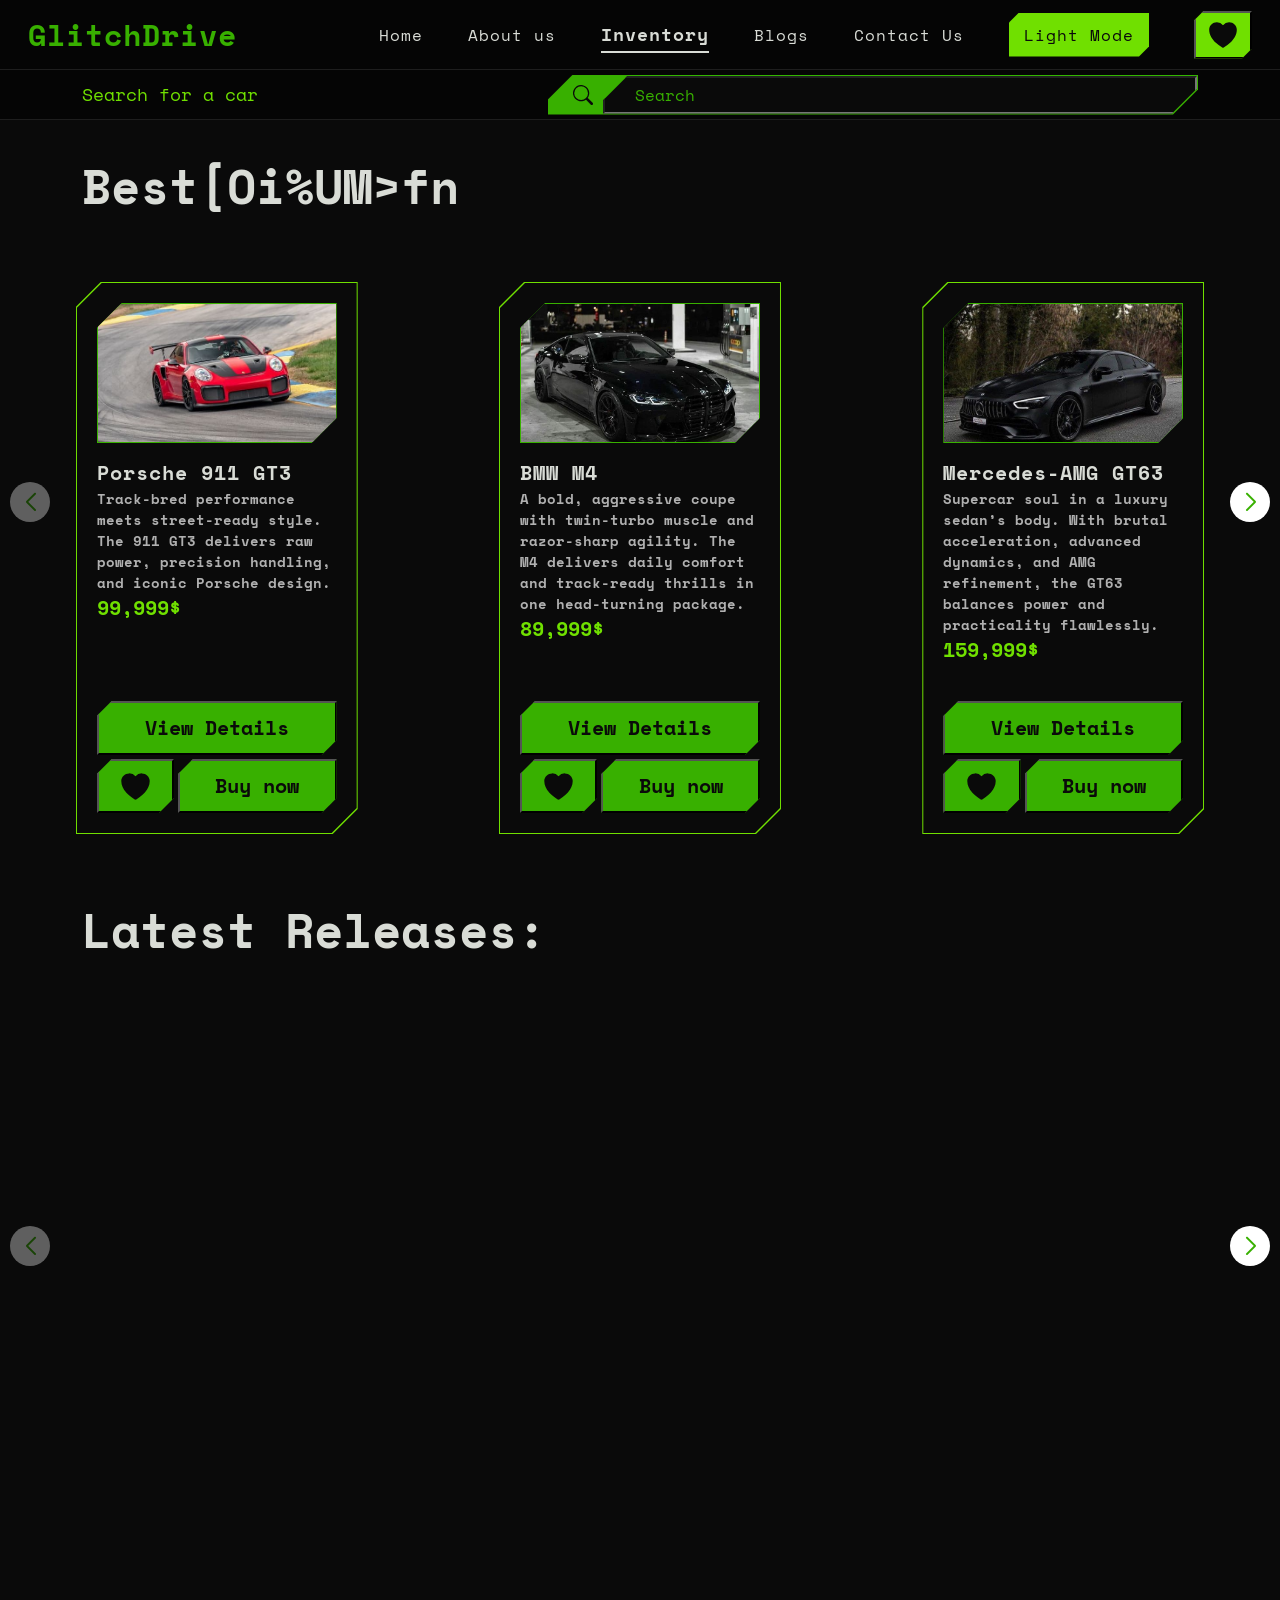
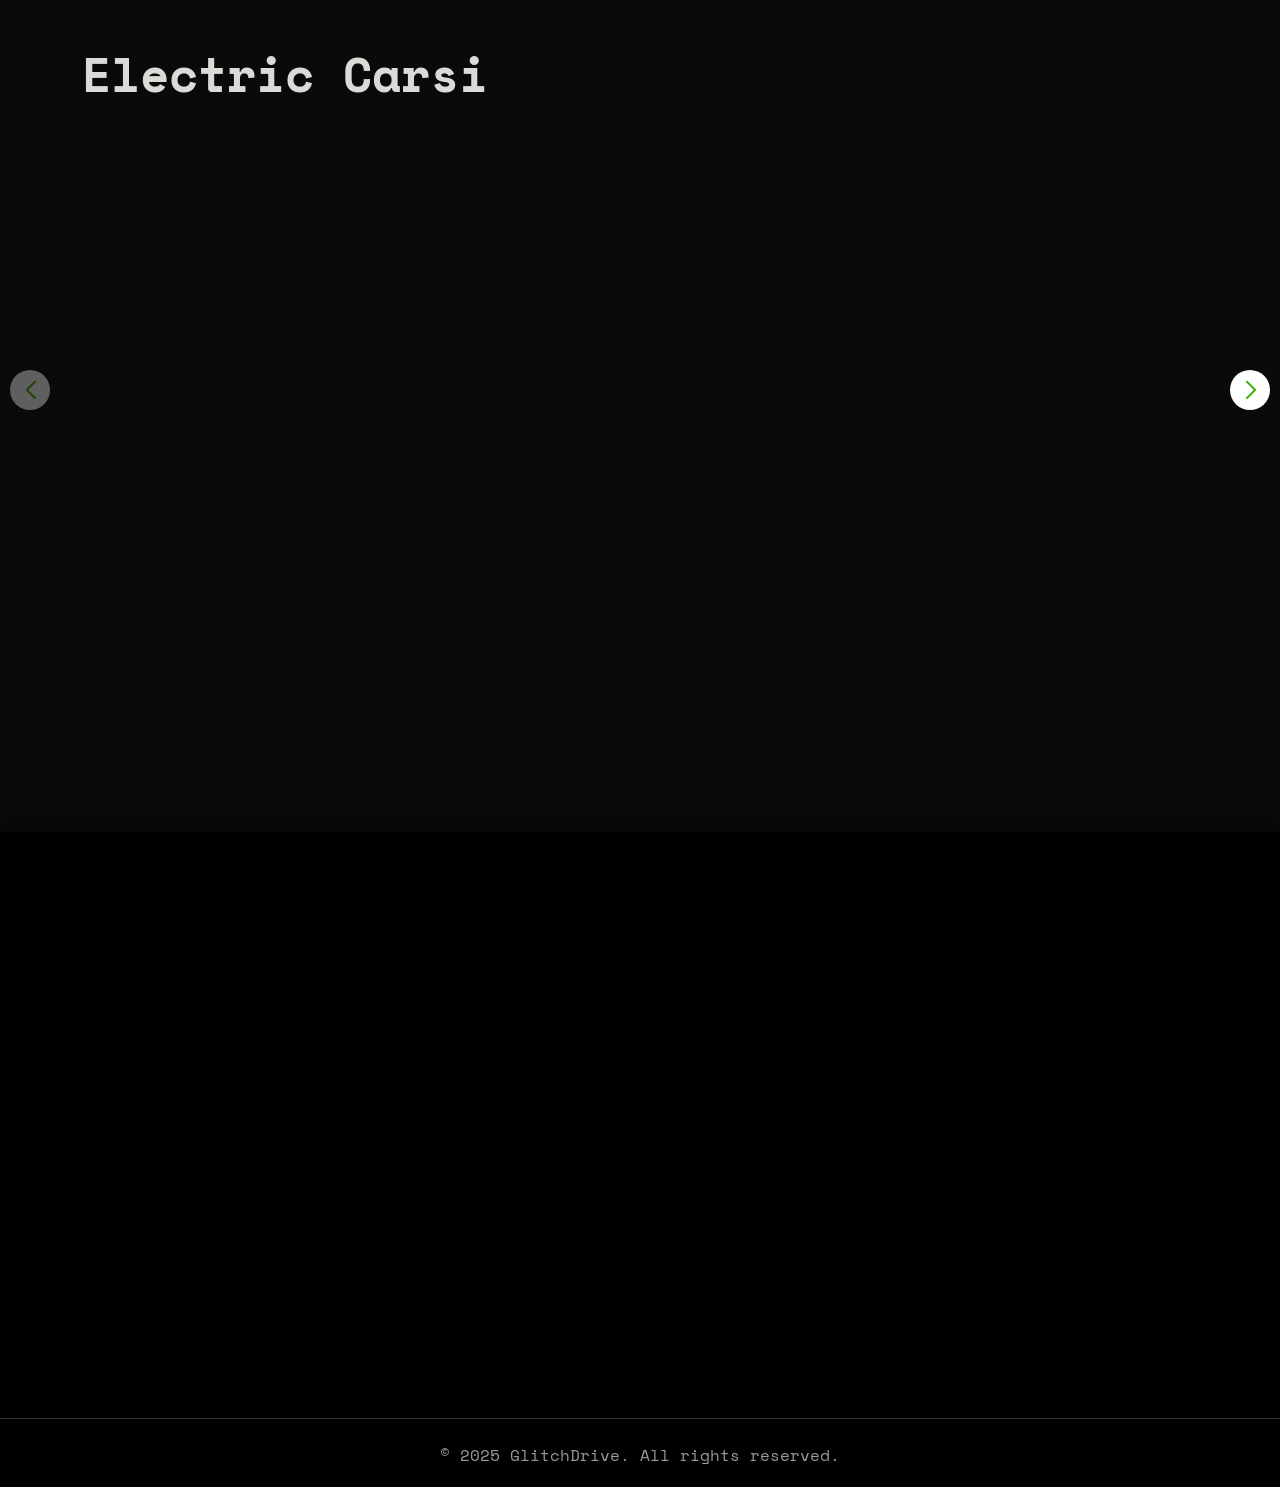
<file: inventory.html>
<!DOCTYPE html>
<html lang="en">
<head>
  <meta charset="UTF-8" />
  <meta http-equiv="X-UA-Compatible" content="IE=edge" />
  <meta name="viewport" content="width=device-width, initial-scale=1.0" />
  <meta name="description" content="GlitchDrive - Your trusted destination for buying and selling quality cars.">
  <title>GlitchDrive</title>

  <!-- Favicon -->
  <link rel="icon" href="imgs/favicon.png"/>

  <!-- Google Fonts -->
  <link rel="preconnect" href="https://fonts.googleapis.com" />
  <link rel="preconnect" href="https://fonts.gstatic.com" crossorigin />
  <link href="https://fonts.googleapis.com/css2?family=Inter:wght@400;600;700&family=Barlow:wght@400;700&family=Space+Mono:ital,wght@0,400;0,700;1,400;1,700&display=swap" rel="stylesheet" />

  <!-- Bootstrap -->
  <link href="https://cdn.jsdelivr.net/npm/bootstrap@5.0.2/dist/css/bootstrap.min.css" rel="stylesheet" integrity="sha384-EVSTQN3/azprG1Anm3QDgpJLIm9Nao0Yz1ztcQTwFspd3yD65VohhpuuCOmLASjC" crossorigin="anonymous" />

  <!-- AOS.js -->
  <link href="https://unpkg.com/aos@2.3.1/dist/aos.css" rel="stylesheet" />

  <!-- Swiper.js -->
  <link rel="stylesheet" href="https://cdn.jsdelivr.net/npm/swiper@11/swiper-bundle.min.css" />
  <script src="https://cdn.jsdelivr.net/npm/swiper@11/swiper-bundle.min.js"></script>

  <!-- Custom CSS -->
  <link rel="stylesheet" href="css/style.css" />
</head>


  <body>

    <div id="preloader">
      <div class="spinner-wrapper">
        <svg class="custom-spinner" width="40" height="40" viewBox="0 0 24 24" xmlns="http://www.w3.org/2000/svg"><style>.spinner_jCIR{animation:spinner_B8Vq .9s linear infinite;animation-delay:-.9s}.spinner_upm8{animation-delay:-.8s}.spinner_2eL5{animation-delay:-.7s}.spinner_Rp9l{animation-delay:-.6s}.spinner_dy3W{animation-delay:-.5s}@keyframes spinner_B8Vq{0%,66.66%{animation-timing-function:cubic-bezier(0.36,.61,.3,.98);y:6px;height:12px}33.33%{animation-timing-function:cubic-bezier(0.36,.61,.3,.98);y:1px;height:22px}}</style><rect class="spinner_jCIR" x="1" y="6" width="2.8" height="12"/><rect class="spinner_jCIR spinner_upm8" x="5.8" y="6" width="2.8" height="12"/><rect class="spinner_jCIR spinner_2eL5" x="10.6" y="6" width="2.8" height="12"/><rect class="spinner_jCIR spinner_Rp9l" x="15.4" y="6" width="2.8" height="12"/><rect class="spinner_jCIR spinner_dy3W" x="20.2" y="6" width="2.8" height="12"/></svg>
      </div>
    </div>

    <div class="sidebar d-lg-none">
      <div class="sidebar-links">
        <a class="sidebar-link scramble-text" data-text="Home" href="index.html">Home</a>
        <a class="sidebar-link scramble-text" data-text="About us" href="about.html">About us</a>
        <a class="sidebar-link scramble-text" data-text="Inventory" href="inventory.html">Inventory</a>
        <a class="sidebar-link scramble-text" data-text="Blogs" href="blogs.html">Blogs</a>
        <a class="sidebar-link scramble-text" data-text="Contact Us" href="index.html#contacts">Contact Us</a>
        <div class="container-fluid px-0 pt-3">
          <div class="row gx-1"> 
            <div class="col-9 ps-1"> 
              <a class="sidebar-glitch-button scramble-text" id="side-theme-toggle" data-text="Light Mode" href="#">
                Light Mode
              </a>
            </div>
            
            <div class="col-3 pe-1">
              <div class="hearted-items-container position-relative" data-count="0">
                <a href="hearted.html">
                  <button class="hearted-items sidebar-heart">
                    <svg xmlns="http://www.w3.org/2000/svg" viewBox="0 0 24 24" fill="currentColor" class="nav-heart-svg">
                      <path d="m11.645 20.91-.007-.003-.022-.012a15.247 15.247 0 0 1-.383-.218 25.18 25.18 0 0 1-4.244-3.17C4.688 15.36 2.25 12.174 2.25 8.25 2.25 5.322 4.714 3 7.688 3A5.5 5.5 0 0 1 12 5.052 5.5 5.5 0 0 1 16.313 3c2.973 0 5.437 2.322 5.437 5.25 0 3.925-2.438 7.111-4.739 9.256a25.175 25.175 0 0 1-4.244 3.17 15.247 15.247 0 0 1-.383.219l-.022.012-.007.004-.003.001a.752.752 0 0 1-.704 0l-.003-.001Z"/>
                    </svg>
                  </button>
                </a>
              </div>
            </div>
          </div>
        </div>
        
        
      </div>
    </div>

    <nav data-aos="fade-down" data-aos-duration="600" id="nav">
      <div class="container-fluid nav-container">
        <a href="index.html" class="logo">GlitchDrive</a>

        <div class="nav-links-container d-none d-lg-flex">
          <a class="nav-links scramble-text" data-text="Home" href="index.html">Home</a>
          <a class="nav-links scramble-text" data-text="About us" href="about.html">About us</a>
          <a class="active scramble-text" data-text="Inventory" href="inventory.html">Inventory</a>
          <a class="nav-links scramble-text" data-text="Blogs" href="Blogs.html">Blogs</a>
          <a class="nav-links scramble-text" data-text="Contact Us" href="index.html#contacts">Contact Us</a>
          <a class="glitch-button scramble-text" id="theme-toggle" data-text="Light Mode" href="#">
            <span>Light Mode</span></a>
            <div class="hearted-items-container">
              <a href="hearted.html">
            <button class="hearted-items">
              <svg xmlns="http://www.w3.org/2000/svg" viewBox="0 0 24 24" fill="currentColor" class="size-6 nav-heart-svg">
                <path d="m11.645 20.91-.007-.003-.022-.012a15.247 15.247 0 0 1-.383-.218 25.18 25.18 0 0 1-4.244-3.17C4.688 15.36 2.25 12.174 2.25 8.25 2.25 5.322 4.714 3 7.688 3A5.5 5.5 0 0 1 12 5.052 5.5 5.5 0 0 1 16.313 3c2.973 0 5.437 2.322 5.437 5.25 0 3.925-2.438 7.111-4.739 9.256a25.175 25.175 0 0 1-4.244 3.17 15.247 15.247 0 0 1-.383.219l-.022.012-.007.004-.003.001a.752.752 0 0 1-.704 0l-.003-.001Z" />
              </svg>
            </button>
          </a>
          </div>
        </div>
        

        <svg
          class="hamburger-menu d-lg-none bi bi-list"
          xmlns="http://www.w3.org/2000/svg"
          fill="white"
          viewBox="0 0 16 16"
        >
          <path
            fill-rule="evenodd"
            d="M2.5 12a.5.5 0 0 1 .5-.5h10a.5.5 0 0 1 0 1H3a.5.5 0 0 1-.5-.5m0-4a.5.5 0 0 1 .5-.5h10a.5.5 0 0 1 0 1H3a.5.5 0 0 1-.5-.5m0-4a.5.5 0 0 1 .5-.5h10a.5.5 0 0 1 0 1H3a.5.5 0 0 1-.5-.5"
          />
        </svg>
      </div>
    </nav>
    <div class="search-bar">
      <div class="container d-flex flex-row align-items-center h-100">
      <div class="search-bar-title pe-5 w-50">Search for a car</div>
      <div class="search-bar-container">
        <button type="submit" class="search-button">
          <svg xmlns="http://www.w3.org/2000/svg" class="bi bi-search search-svg" viewBox="0 0 16 16">
            <path d="M11.742 10.344a6.5 6.5 0 1 0-1.397 1.398h-.001q.044.06.098.115l3.85 3.85a1 1 0 0 0 1.415-1.414l-3.85-3.85a1 1 0 0 0-.115-.1zM12 6.5a5.5 5.5 0 1 1-11 0 5.5 5.5 0 0 1 11 0"/>
          </svg>
        </button>
        
        
      <input type="text" class="search-bar-input" placeholder="Search">
    </div>
    </div>
    </div>
    <main id="inventory">
      <div class="container">
      <div class="store-title title scramble-auto">Best sellers:</div>
    </div>
      <div class="swiper">
        <div class="swiper-wrapper">
    
          <div class="swiper-slide">
            <div data-aos="fade-up" class="card-container">
              <div class="car-card">
                <div class="car-image">
                  <div class="slider-car car-1"></div>
                </div>
                <div class="card-content d-flex flex-column justify-content-between h-100">
                  <div class="car-name">Porsche 911 GT3</div>
                  <div class="desc car-desc">Track-bred performance meets street-ready style. The 911 GT3 delivers raw power, precision handling, and iconic Porsche design.
                  <br>
                   
                  </div>
                  <div class="car-price" data-price="99,999">99,999$</div>
                  <div class="card-buttons row g-1 mt-auto">
                    <div class="col-12">
                      <a href="car-details.html">
                        <button class="buy-button scramble-text" data-text="View Details">View Details</button>
                      </a>  
                      </div>
                    <div class="col-4">
                      <button class="heart-button">
                      <svg xmlns="http://www.w3.org/2000/svg" viewBox="0 0 24 24" fill="currentColor" class="size-6 heart-svg">
                        <path d="m11.645 20.91-.007-.003-.022-.012a15.247 15.247 0 0 1-.383-.218 25.18 25.18 0 0 1-4.244-3.17C4.688 15.36 2.25 12.174 2.25 8.25 2.25 5.322 4.714 3 7.688 3A5.5 5.5 0 0 1 12 5.052 5.5 5.5 0 0 1 16.313 3c2.973 0 5.437 2.322 5.437 5.25 0 3.925-2.438 7.111-4.739 9.256a25.175 25.175 0 0 1-4.244 3.17 15.247 15.247 0 0 1-.383.219l-.022.012-.007.004-.003.001a.752.752 0 0 1-.704 0l-.003-.001Z" />
                      </svg>
                    </button></div>
                    
                    <div class="col-8">
                      <a href="buy-item.html">
                        <button class="buy-button scramble-text" data-text="Buy Now">Buy now</button>
                      </a>
                    </div>
                    
                </div>
                </div>
              </div>
            </div>
          </div>
          <div class="swiper-slide">
            <div data-aos="fade-up" data-aos-delay="100" class="card-container">
              <div class="car-card">
                <div class="car-image">
                  <div class="slider-car car-2"></div>
                </div>
                <div class="card-content d-flex flex-column justify-content-between h-100">
                  <div class="car-name">BMW M4</div>
                  <div class="desc car-desc"> A bold, aggressive coupe with twin-turbo muscle and razor-sharp agility. The M4 delivers daily comfort and track-ready thrills in one head-turning package.
                    <br>
                   
                  </div>
                  <div class="car-price" data-price="89,999">89,999$</div>
                  <div class="card-buttons row g-1 mt-auto">
                    <div class="col-12">
                      <a href="car-details.html">
                        <button class="buy-button scramble-text" data-text="View Details">View Details</button>
                      </a>  
                      </div>
                    <div class="col-4"><button class="heart-button">
                      <svg xmlns="http://www.w3.org/2000/svg" viewBox="0 0 24 24" fill="currentColor" class="size-6 heart-svg">
                        <path d="m11.645 20.91-.007-.003-.022-.012a15.247 15.247 0 0 1-.383-.218 25.18 25.18 0 0 1-4.244-3.17C4.688 15.36 2.25 12.174 2.25 8.25 2.25 5.322 4.714 3 7.688 3A5.5 5.5 0 0 1 12 5.052 5.5 5.5 0 0 1 16.313 3c2.973 0 5.437 2.322 5.437 5.25 0 3.925-2.438 7.111-4.739 9.256a25.175 25.175 0 0 1-4.244 3.17 15.247 15.247 0 0 1-.383.219l-.022.012-.007.004-.003.001a.752.752 0 0 1-.704 0l-.003-.001Z" />
                      </svg>
                    </button></div>
                    <div class="col-8">
                      <a href="buy-item.html">
                        <button class="buy-button scramble-text" data-text="Buy Now">Buy now</button>
                      </a>
                    </div>
                    
                  </div>
                </div>
              </div>
            </div>
          </div>
          <div class="swiper-slide">
            <div data-aos="fade-up" data-aos-delay="200" class="card-container">
              <div class="car-card">
                <div class="car-image">
                  <div class="slider-car car-3"></div>
                </div>
                <div class="card-content d-flex flex-column justify-content-between h-100">
                  <div class="car-name">Mercedes-AMG GT63</div>
                  <div class="desc car-desc">Supercar soul in a luxury sedan’s body. With brutal acceleration, advanced dynamics, and AMG refinement, the GT63 balances power and practicality flawlessly.
                    <br>
                   
                  </div>
                  <div class="car-price" data-price="159,999">159,999$</div>
                  <div class="card-buttons row g-1 mt-auto">
                    <div class="col-12">
                      <a href="car-details.html">
                        <button class="buy-button scramble-text" data-text="View Details">View Details</button>
                      </a>  
                      </div>
                    <div class="col-4"><button class="heart-button">
                      <svg xmlns="http://www.w3.org/2000/svg" viewBox="0 0 24 24" fill="currentColor" class="size-6 heart-svg">
                        <path d="m11.645 20.91-.007-.003-.022-.012a15.247 15.247 0 0 1-.383-.218 25.18 25.18 0 0 1-4.244-3.17C4.688 15.36 2.25 12.174 2.25 8.25 2.25 5.322 4.714 3 7.688 3A5.5 5.5 0 0 1 12 5.052 5.5 5.5 0 0 1 16.313 3c2.973 0 5.437 2.322 5.437 5.25 0 3.925-2.438 7.111-4.739 9.256a25.175 25.175 0 0 1-4.244 3.17 15.247 15.247 0 0 1-.383.219l-.022.012-.007.004-.003.001a.752.752 0 0 1-.704 0l-.003-.001Z" />
                      </svg>
                    </button></div>
                    <div class="col-8">
                      <a href="buy-item.html">
                        <button class="buy-button scramble-text" data-text="Buy Now">Buy now</button>
                      </a>
                    </div>
                    
                  </div>
                </div>
              </div>
            </div>
          </div>
          <div class="swiper-slide">
            <div data-aos="fade-up" data-aos-delay="300" class="card-container">
              <div class="car-card">
                <div class="car-image">
                  <div class="slider-car car-4"></div>
                </div>
                <div class="card-content d-flex flex-column justify-content-between h-100">
                  <div class="car-name">Audi RS5 Sportback</div>
                  <div class="desc car-desc">Sleek, powerful, and quattro-driven. The RS5 Sportback offers turbocharged excitement and everyday usability, wrapped in Audi’s signature sharp lines.
                   
                  </div>
                  <div class="car-price" data-price="79,999">79,999$</div>
                  <div class="card-buttons row g-1 mt-auto">
                    <div class="col-12">
                      <a href="car-details.html">
                        <button class="buy-button scramble-text" data-text="View Details">View Details</button>
                      </a>  
                      </div>
                    <div class="col-4"><button class="heart-button">
                      <svg xmlns="http://www.w3.org/2000/svg" viewBox="0 0 24 24" fill="currentColor" class="size-6 heart-svg">
                        <path d="m11.645 20.91-.007-.003-.022-.012a15.247 15.247 0 0 1-.383-.218 25.18 25.18 0 0 1-4.244-3.17C4.688 15.36 2.25 12.174 2.25 8.25 2.25 5.322 4.714 3 7.688 3A5.5 5.5 0 0 1 12 5.052 5.5 5.5 0 0 1 16.313 3c2.973 0 5.437 2.322 5.437 5.25 0 3.925-2.438 7.111-4.739 9.256a25.175 25.175 0 0 1-4.244 3.17 15.247 15.247 0 0 1-.383.219l-.022.012-.007.004-.003.001a.752.752 0 0 1-.704 0l-.003-.001Z" />
                      </svg>
                    </button></div>
                    <div class="col-8">
                      <a href="buy-item.html">
                        <button class="buy-button scramble-text" data-text="Buy Now">Buy now</button>
                      </a>
                    </div>
                    
                  </div>
                </div>
              </div>
            </div>
          </div>
          <div class="swiper-slide">
            <div data-aos="fade-up" class="card-container">
              <div class="car-card">
                <div class="car-image">
                  <div class="slider-car car-5"></div>
                </div>
                <div class="card-content d-flex flex-column justify-content-between h-100">
                  <div class="car-name">Mercedes-Benz G-Class G63 AMG</div>
                  <div class="desc car-desc"> Iconic off-road legend meets AMG power. The G63 combines unmatched luxury with a V8 roar and bold boxy presence that commands attention on any terrain.
                   
                  </div>
                  <div class="car-price" data-price="179,999">179,999$</div>
                  <div class="card-buttons row g-1 mt-auto">
                    <div class="col-12">
                    <a href="car-details.html">
                      <button class="buy-button scramble-text" data-text="View Details">View Details</button>
                    </a>  
                    </div>
                    <div class="col-4"><button class="heart-button">
                      <svg xmlns="http://www.w3.org/2000/svg" viewBox="0 0 24 24" fill="currentColor" class="size-6 heart-svg">
                        <path d="m11.645 20.91-.007-.003-.022-.012a15.247 15.247 0 0 1-.383-.218 25.18 25.18 0 0 1-4.244-3.17C4.688 15.36 2.25 12.174 2.25 8.25 2.25 5.322 4.714 3 7.688 3A5.5 5.5 0 0 1 12 5.052 5.5 5.5 0 0 1 16.313 3c2.973 0 5.437 2.322 5.437 5.25 0 3.925-2.438 7.111-4.739 9.256a25.175 25.175 0 0 1-4.244 3.17 15.247 15.247 0 0 1-.383.219l-.022.012-.007.004-.003.001a.752.752 0 0 1-.704 0l-.003-.001Z" />
                      </svg>
                      
                    </button></div>
                    <div class="col-8">
                      <a href="buy-item.html">
                        <button class="buy-button scramble-text" data-text="Buy Now">Buy now</button>
                      </a>
                    </div>
                    
                  </div>
                </div>
              </div>
            </div>
          </div>
    
        </div>
        <div class="swiper-button-prev"></div>
        <div class="swiper-button-next"></div>
      </div>
      <div class="container">
      <div class="store-title title scramble-auto">Latest Releases:</div>
    </div>
      <div class="swiper">
        <div class="swiper-wrapper">
    
          <div class="swiper-slide">
            <div data-aos="fade-up" class="card-container">
              <div class="car-card">
                <div class="car-image">
                  <div class="slider-car car-1"></div>
                </div>
                <div class="card-content d-flex flex-column justify-content-between h-100">
                  <div class="car-name">Porsche 911 GT3</div>
                  <div class="desc car-desc">Track-bred performance meets street-ready style. The 911 GT3 delivers raw power, precision handling, and iconic Porsche design.
                  <br>
                   
                  </div>
                  <div class="car-price" data-price="99,999">99,999$</div>
                  <div class="card-buttons row g-1 mt-auto">
                    <div class="col-12">
                      <a href="car-details.html">
                        <button class="buy-button scramble-text" data-text="View Details">View Details</button>
                      </a>  
                      </div>
                    <div class="col-4">
                      <button class="heart-button">
                      <svg xmlns="http://www.w3.org/2000/svg" viewBox="0 0 24 24" fill="currentColor" class="size-6 heart-svg">
                        <path d="m11.645 20.91-.007-.003-.022-.012a15.247 15.247 0 0 1-.383-.218 25.18 25.18 0 0 1-4.244-3.17C4.688 15.36 2.25 12.174 2.25 8.25 2.25 5.322 4.714 3 7.688 3A5.5 5.5 0 0 1 12 5.052 5.5 5.5 0 0 1 16.313 3c2.973 0 5.437 2.322 5.437 5.25 0 3.925-2.438 7.111-4.739 9.256a25.175 25.175 0 0 1-4.244 3.17 15.247 15.247 0 0 1-.383.219l-.022.012-.007.004-.003.001a.752.752 0 0 1-.704 0l-.003-.001Z" />
                      </svg>
                    </button></div>
                    
                    <div class="col-8">
                      <a href="buy-item.html">
                        <button class="buy-button scramble-text" data-text="Buy Now">Buy now</button>
                      </a>
                    </div>
                    
                </div>
                </div>
              </div>
            </div>
          </div>
          <div class="swiper-slide">
            <div data-aos="fade-up" data-aos-delay="100" class="card-container">
              <div class="car-card">
                <div class="car-image">
                  <div class="slider-car car-2"></div>
                </div>
                <div class="card-content d-flex flex-column justify-content-between h-100">
                  <div class="car-name">BMW M4</div>
                  <div class="desc car-desc"> A bold, aggressive coupe with twin-turbo muscle and razor-sharp agility. The M4 delivers daily comfort and track-ready thrills in one head-turning package.
                    <br>
                   
                  </div>
                  <div class="car-price" data-price="89,999">89,999$</div>
                  <div class="card-buttons row g-1 mt-auto">
                    <div class="col-12">
                      <a href="car-details.html">
                        <button class="buy-button scramble-text" data-text="View Details">View Details</button>
                      </a>  
                      </div>
                    <div class="col-4"><button class="heart-button">
                      <svg xmlns="http://www.w3.org/2000/svg" viewBox="0 0 24 24" fill="currentColor" class="size-6 heart-svg">
                        <path d="m11.645 20.91-.007-.003-.022-.012a15.247 15.247 0 0 1-.383-.218 25.18 25.18 0 0 1-4.244-3.17C4.688 15.36 2.25 12.174 2.25 8.25 2.25 5.322 4.714 3 7.688 3A5.5 5.5 0 0 1 12 5.052 5.5 5.5 0 0 1 16.313 3c2.973 0 5.437 2.322 5.437 5.25 0 3.925-2.438 7.111-4.739 9.256a25.175 25.175 0 0 1-4.244 3.17 15.247 15.247 0 0 1-.383.219l-.022.012-.007.004-.003.001a.752.752 0 0 1-.704 0l-.003-.001Z" />
                      </svg>
                    </button></div>
                    <div class="col-8">
                      <a href="buy-item.html">
                        <button class="buy-button scramble-text" data-text="Buy Now">Buy now</button>
                      </a>
                    </div>
                    
                  </div>
                </div>
              </div>
            </div>
          </div>
          <div class="swiper-slide">
            <div data-aos="fade-up" data-aos-delay="200" class="card-container">
              <div class="car-card">
                <div class="car-image">
                  <div class="slider-car car-3"></div>
                </div>
                <div class="card-content d-flex flex-column justify-content-between h-100">
                  <div class="car-name">Mercedes-AMG GT63</div>
                  <div class="desc car-desc">Supercar soul in a luxury sedan’s body. With brutal acceleration, advanced dynamics, and AMG refinement, the GT63 balances power and practicality flawlessly.
                    <br>
                   
                  </div>
                  <div class="car-price" data-price="159,999">159,999$</div>
                  <div class="card-buttons row g-1 mt-auto">
                    <div class="col-12">
                      <a href="car-details.html">
                        <button class="buy-button scramble-text" data-text="View Details">View Details</button>
                      </a>  
                      </div>
                    <div class="col-4"><button class="heart-button">
                      <svg xmlns="http://www.w3.org/2000/svg" viewBox="0 0 24 24" fill="currentColor" class="size-6 heart-svg">
                        <path d="m11.645 20.91-.007-.003-.022-.012a15.247 15.247 0 0 1-.383-.218 25.18 25.18 0 0 1-4.244-3.17C4.688 15.36 2.25 12.174 2.25 8.25 2.25 5.322 4.714 3 7.688 3A5.5 5.5 0 0 1 12 5.052 5.5 5.5 0 0 1 16.313 3c2.973 0 5.437 2.322 5.437 5.25 0 3.925-2.438 7.111-4.739 9.256a25.175 25.175 0 0 1-4.244 3.17 15.247 15.247 0 0 1-.383.219l-.022.012-.007.004-.003.001a.752.752 0 0 1-.704 0l-.003-.001Z" />
                      </svg>
                    </button></div>
                    <div class="col-8">
                      <a href="buy-item.html">
                        <button class="buy-button scramble-text" data-text="Buy Now">Buy now</button>
                      </a>
                    </div>
                    
                  </div>
                </div>
              </div>
            </div>
          </div>
          <div class="swiper-slide">
            <div data-aos="fade-up" data-aos-delay="300" class="card-container">
              <div class="car-card">
                <div class="car-image">
                  <div class="slider-car car-4"></div>
                </div>
                <div class="card-content d-flex flex-column justify-content-between h-100">
                  <div class="car-name">Audi RS5 Sportback</div>
                  <div class="desc car-desc">Sleek, powerful, and quattro-driven. The RS5 Sportback offers turbocharged excitement and everyday usability, wrapped in Audi’s signature sharp lines.
                   
                  </div>
                  <div class="car-price" data-price="79,999">79,999$</div>
                  <div class="card-buttons row g-1 mt-auto">
                    <div class="col-12">
                      <a href="car-details.html">
                        <button class="buy-button scramble-text" data-text="View Details">View Details</button>
                      </a>  
                      </div>
                    <div class="col-4"><button class="heart-button">
                      <svg xmlns="http://www.w3.org/2000/svg" viewBox="0 0 24 24" fill="currentColor" class="size-6 heart-svg">
                        <path d="m11.645 20.91-.007-.003-.022-.012a15.247 15.247 0 0 1-.383-.218 25.18 25.18 0 0 1-4.244-3.17C4.688 15.36 2.25 12.174 2.25 8.25 2.25 5.322 4.714 3 7.688 3A5.5 5.5 0 0 1 12 5.052 5.5 5.5 0 0 1 16.313 3c2.973 0 5.437 2.322 5.437 5.25 0 3.925-2.438 7.111-4.739 9.256a25.175 25.175 0 0 1-4.244 3.17 15.247 15.247 0 0 1-.383.219l-.022.012-.007.004-.003.001a.752.752 0 0 1-.704 0l-.003-.001Z" />
                      </svg>
                    </button></div>
                    <div class="col-8">
                      <a href="buy-item.html">
                        <button class="buy-button scramble-text" data-text="Buy Now">Buy now</button>
                      </a>
                    </div>
                    
                  </div>
                </div>
              </div>
            </div>
          </div>
          <div class="swiper-slide">
            <div data-aos="fade-up" class="card-container">
              <div class="car-card">
                <div class="car-image">
                  <div class="slider-car car-5"></div>
                </div>
                <div class="card-content d-flex flex-column justify-content-between h-100">
                  <div class="car-name">Mercedes-Benz G-Class G63 AMG</div>
                  <div class="desc car-desc"> Iconic off-road legend meets AMG power. The G63 combines unmatched luxury with a V8 roar and bold boxy presence that commands attention on any terrain.
                   
                  </div>
                  <div class="car-price" data-price="179,999">179,999$</div>
                  <div class="card-buttons row g-1 mt-auto">
                    <div class="col-12">
                    <a href="car-details.html">
                      <button class="buy-button scramble-text" data-text="View Details">View Details</button>
                    </a>  
                    </div>
                    <div class="col-4"><button class="heart-button">
                      <svg xmlns="http://www.w3.org/2000/svg" viewBox="0 0 24 24" fill="currentColor" class="size-6 heart-svg">
                        <path d="m11.645 20.91-.007-.003-.022-.012a15.247 15.247 0 0 1-.383-.218 25.18 25.18 0 0 1-4.244-3.17C4.688 15.36 2.25 12.174 2.25 8.25 2.25 5.322 4.714 3 7.688 3A5.5 5.5 0 0 1 12 5.052 5.5 5.5 0 0 1 16.313 3c2.973 0 5.437 2.322 5.437 5.25 0 3.925-2.438 7.111-4.739 9.256a25.175 25.175 0 0 1-4.244 3.17 15.247 15.247 0 0 1-.383.219l-.022.012-.007.004-.003.001a.752.752 0 0 1-.704 0l-.003-.001Z" />
                      </svg>
                      
                    </button></div>
                    <div class="col-8">
                      <a href="buy-item.html">
                        <button class="buy-button scramble-text" data-text="Buy Now">Buy now</button>
                      </a>
                    </div>
                    
                  </div>
                </div>
              </div>
            </div>
          </div>
    
        </div>
        <div class="swiper-button-prev"></div>
        <div class="swiper-button-next"></div>
      </div>
      <div class="container">
      <div class="store-title title scramble-auto">Electric Cars:</div>
    </div>
      <div class="swiper">
        <div class="swiper-wrapper">
    
          <div class="swiper-slide">
            <div data-aos="fade-up" class="card-container">
              <div class="car-card">
                <div class="car-image">
                  <div class="slider-car car-1"></div>
                </div>
                <div class="card-content d-flex flex-column justify-content-between h-100">
                  <div class="car-name">Porsche 911 GT3</div>
                  <div class="desc car-desc">Track-bred performance meets street-ready style. The 911 GT3 delivers raw power, precision handling, and iconic Porsche design.
                  <br>
                   
                  </div>
                  <div class="car-price" data-price="99,999">99,999$</div>
                  <div class="card-buttons row g-1 mt-auto">
                    <div class="col-12">
                      <a href="car-details.html">
                        <button class="buy-button scramble-text" data-text="View Details">View Details</button>
                      </a>  
                      </div>
                    <div class="col-4">
                      <button class="heart-button">
                      <svg xmlns="http://www.w3.org/2000/svg" viewBox="0 0 24 24" fill="currentColor" class="size-6 heart-svg">
                        <path d="m11.645 20.91-.007-.003-.022-.012a15.247 15.247 0 0 1-.383-.218 25.18 25.18 0 0 1-4.244-3.17C4.688 15.36 2.25 12.174 2.25 8.25 2.25 5.322 4.714 3 7.688 3A5.5 5.5 0 0 1 12 5.052 5.5 5.5 0 0 1 16.313 3c2.973 0 5.437 2.322 5.437 5.25 0 3.925-2.438 7.111-4.739 9.256a25.175 25.175 0 0 1-4.244 3.17 15.247 15.247 0 0 1-.383.219l-.022.012-.007.004-.003.001a.752.752 0 0 1-.704 0l-.003-.001Z" />
                      </svg>
                    </button></div>
                    
                    <div class="col-8">
                      <a href="buy-item.html">
                        <button class="buy-button scramble-text" data-text="Buy Now">Buy now</button>
                      </a>
                    </div>
                    
                </div>
                </div>
              </div>
            </div>
          </div>
          <div class="swiper-slide">
            <div data-aos="fade-up" data-aos-delay="100" class="card-container">
              <div class="car-card">
                <div class="car-image">
                  <div class="slider-car car-2"></div>
                </div>
                <div class="card-content d-flex flex-column justify-content-between h-100">
                  <div class="car-name">BMW M4</div>
                  <div class="desc car-desc"> A bold, aggressive coupe with twin-turbo muscle and razor-sharp agility. The M4 delivers daily comfort and track-ready thrills in one head-turning package.
                    <br>
                   
                  </div>
                  <div class="car-price" data-price="89,999">89,999$</div>
                  <div class="card-buttons row g-1 mt-auto">
                    <div class="col-12">
                      <a href="car-details.html">
                        <button class="buy-button scramble-text" data-text="View Details">View Details</button>
                      </a>  
                      </div>
                    <div class="col-4"><button class="heart-button">
                      <svg xmlns="http://www.w3.org/2000/svg" viewBox="0 0 24 24" fill="currentColor" class="size-6 heart-svg">
                        <path d="m11.645 20.91-.007-.003-.022-.012a15.247 15.247 0 0 1-.383-.218 25.18 25.18 0 0 1-4.244-3.17C4.688 15.36 2.25 12.174 2.25 8.25 2.25 5.322 4.714 3 7.688 3A5.5 5.5 0 0 1 12 5.052 5.5 5.5 0 0 1 16.313 3c2.973 0 5.437 2.322 5.437 5.25 0 3.925-2.438 7.111-4.739 9.256a25.175 25.175 0 0 1-4.244 3.17 15.247 15.247 0 0 1-.383.219l-.022.012-.007.004-.003.001a.752.752 0 0 1-.704 0l-.003-.001Z" />
                      </svg>
                    </button></div>
                    <div class="col-8">
                      <a href="buy-item.html">
                        <button class="buy-button scramble-text" data-text="Buy Now">Buy now</button>
                      </a>
                    </div>
                    
                  </div>
                </div>
              </div>
            </div>
          </div>
          <div class="swiper-slide">
            <div data-aos="fade-up" data-aos-delay="200" class="card-container">
              <div class="car-card">
                <div class="car-image">
                  <div class="slider-car car-3"></div>
                </div>
                <div class="card-content d-flex flex-column justify-content-between h-100">
                  <div class="car-name">Mercedes-AMG GT63</div>
                  <div class="desc car-desc">Supercar soul in a luxury sedan’s body. With brutal acceleration, advanced dynamics, and AMG refinement, the GT63 balances power and practicality flawlessly.
                    <br>
                   
                  </div>
                  <div class="car-price" data-price="159,999">159,999$</div>
                  <div class="card-buttons row g-1 mt-auto">
                    <div class="col-12">
                      <a href="car-details.html">
                        <button class="buy-button scramble-text" data-text="View Details">View Details</button>
                      </a>  
                      </div>
                    <div class="col-4"><button class="heart-button">
                      <svg xmlns="http://www.w3.org/2000/svg" viewBox="0 0 24 24" fill="currentColor" class="size-6 heart-svg">
                        <path d="m11.645 20.91-.007-.003-.022-.012a15.247 15.247 0 0 1-.383-.218 25.18 25.18 0 0 1-4.244-3.17C4.688 15.36 2.25 12.174 2.25 8.25 2.25 5.322 4.714 3 7.688 3A5.5 5.5 0 0 1 12 5.052 5.5 5.5 0 0 1 16.313 3c2.973 0 5.437 2.322 5.437 5.25 0 3.925-2.438 7.111-4.739 9.256a25.175 25.175 0 0 1-4.244 3.17 15.247 15.247 0 0 1-.383.219l-.022.012-.007.004-.003.001a.752.752 0 0 1-.704 0l-.003-.001Z" />
                      </svg>
                    </button></div>
                    <div class="col-8">
                      <a href="buy-item.html">
                        <button class="buy-button scramble-text" data-text="Buy Now">Buy now</button>
                      </a>
                    </div>
                    
                  </div>
                </div>
              </div>
            </div>
          </div>
          <div class="swiper-slide">
            <div data-aos="fade-up" data-aos-delay="300" class="card-container">
              <div class="car-card">
                <div class="car-image">
                  <div class="slider-car car-4"></div>
                </div>
                <div class="card-content d-flex flex-column justify-content-between h-100">
                  <div class="car-name">Audi RS5 Sportback</div>
                  <div class="desc car-desc">Sleek, powerful, and quattro-driven. The RS5 Sportback offers turbocharged excitement and everyday usability, wrapped in Audi’s signature sharp lines.
                   
                  </div>
                  <div class="car-price" data-price="79,999">79,999$</div>
                  <div class="card-buttons row g-1 mt-auto">
                    <div class="col-12">
                      <a href="car-details.html">
                        <button class="buy-button scramble-text" data-text="View Details">View Details</button>
                      </a>  
                      </div>
                    <div class="col-4"><button class="heart-button">
                      <svg xmlns="http://www.w3.org/2000/svg" viewBox="0 0 24 24" fill="currentColor" class="size-6 heart-svg">
                        <path d="m11.645 20.91-.007-.003-.022-.012a15.247 15.247 0 0 1-.383-.218 25.18 25.18 0 0 1-4.244-3.17C4.688 15.36 2.25 12.174 2.25 8.25 2.25 5.322 4.714 3 7.688 3A5.5 5.5 0 0 1 12 5.052 5.5 5.5 0 0 1 16.313 3c2.973 0 5.437 2.322 5.437 5.25 0 3.925-2.438 7.111-4.739 9.256a25.175 25.175 0 0 1-4.244 3.17 15.247 15.247 0 0 1-.383.219l-.022.012-.007.004-.003.001a.752.752 0 0 1-.704 0l-.003-.001Z" />
                      </svg>
                    </button></div>
                    <div class="col-8">
                      <a href="buy-item.html">
                        <button class="buy-button scramble-text" data-text="Buy Now">Buy now</button>
                      </a>
                    </div>
                    
                  </div>
                </div>
              </div>
            </div>
          </div>
          <div class="swiper-slide">
            <div data-aos="fade-up" class="card-container">
              <div class="car-card">
                <div class="car-image">
                  <div class="slider-car car-5"></div>
                </div>
                <div class="card-content d-flex flex-column justify-content-between h-100">
                  <div class="car-name">Mercedes-Benz G-Class G63 AMG</div>
                  <div class="desc car-desc"> Iconic off-road legend meets AMG power. The G63 combines unmatched luxury with a V8 roar and bold boxy presence that commands attention on any terrain.
                   
                  </div>
                  <div class="car-price" data-price="179,999">179,999$</div>
                  <div class="card-buttons row g-1 mt-auto">
                    <div class="col-12">
                    <a href="car-details.html">
                      <button class="buy-button scramble-text" data-text="View Details">View Details</button>
                    </a>  
                    </div>
                    <div class="col-4"><button class="heart-button">
                      <svg xmlns="http://www.w3.org/2000/svg" viewBox="0 0 24 24" fill="currentColor" class="size-6 heart-svg">
                        <path d="m11.645 20.91-.007-.003-.022-.012a15.247 15.247 0 0 1-.383-.218 25.18 25.18 0 0 1-4.244-3.17C4.688 15.36 2.25 12.174 2.25 8.25 2.25 5.322 4.714 3 7.688 3A5.5 5.5 0 0 1 12 5.052 5.5 5.5 0 0 1 16.313 3c2.973 0 5.437 2.322 5.437 5.25 0 3.925-2.438 7.111-4.739 9.256a25.175 25.175 0 0 1-4.244 3.17 15.247 15.247 0 0 1-.383.219l-.022.012-.007.004-.003.001a.752.752 0 0 1-.704 0l-.003-.001Z" />
                      </svg>
                      
                    </button></div>
                    <div class="col-8">
                      <a href="buy-item.html">
                        <button class="buy-button scramble-text" data-text="Buy Now">Buy now</button>
                      </a>
                    </div>
                    
                  </div>
                </div>
              </div>
            </div>
          </div>
    
        </div>
        <div class="swiper-button-prev"></div>
        <div class="swiper-button-next"></div>
      </div>
    </main>
    
    <footer id="footer">
      <div class="container">
        <div class="row">
          <div class="col-lg-6 col-md-12" data-aos="fade-right">
            <div class="footer-logo logo">GlitchDrive</div>
            <div class="desc footer-desc pt-4 pe-3">GlitchDrive is a next-gen car marketplace built for a new generation of digital explorers.
              <br>
              <br>
              We’ve left behind the outdated, bloated dealership websites and reimagined the buying experience from the ground up. From the moment the page loads, you’re dropped into a sleek, glitch-inspired interface that feels more like navigating a futuristic terminal than browsing a typical online store. Monospace fonts, sharp animations, and dynamic effects bring the experience to life—blending style with function for a look that speaks directly to tech-lovers and modern buyers.</div>
          </div>
          <div class="col-lg-6 col-md-12">
            <div data-aos="fade-left" data-aos-delay="100" class="footer-right">
              <h3 class="links-title">Quick Links</h3>
                <ul class="list-unstyled">
                  <li><a class="scramble-text" data-text="Home" href="index.html">Home</a></li>
                  <li><a class="scramble-text" data-text="About Us" href="about.html">About Us</a></li>
                  <li><a class="scramble-text" data-text="Inventory" href="inventory.html">Inventory</a></li>                  
                  <li><a class="scramble-text" data-text="Blogs" href="blogs.html">Blogs</a></li>                  
                  <li><a class="scramble-text" data-text="Contact Us" href="index.html#contacts">Contact Us</a></li>
                </ul>
              <h3 class="links-title pt-5">Contact Informations</h3>
                <ul class="list-unstyled">
                  <div class="footer-contact-details pt-4">
                    <svg xmlns="http://www.w3.org/2000/svg" viewBox="0 0 24 24" fill="currentColor" class="contact-details-svg">
                      <path d="M1.5 8.67v8.58a3 3 0 0 0 3 3h15a3 3 0 0 0 3-3V8.67l-8.928 5.493a3 3 0 0 1-3.144 0L1.5 8.67Z" />
                      <path d="M22.5 6.908V6.75a3 3 0 0 0-3-3h-15a3 3 0 0 0-3 3v.158l9.714 5.978a1.5 1.5 0 0 0 1.572 0L22.5 6.908Z" />
                    </svg>
                    
                  
                    youremail@example.com</div>
                  <div class="footer-contact-details pt-4">
                    <svg xmlns="http://www.w3.org/2000/svg" viewBox="0 0 24 24" fill="currentColor" class="contact-details-svg">
                      <path fill-rule="evenodd" d="M1.5 4.5a3 3 0 0 1 3-3h1.372c.86 0 1.61.586 1.819 1.42l1.105 4.423a1.875 1.875 0 0 1-.694 1.955l-1.293.97c-.135.101-.164.249-.126.352a11.285 11.285 0 0 0 6.697 6.697c.103.038.25.009.352-.126l.97-1.293a1.875 1.875 0 0 1 1.955-.694l4.423 1.105c.834.209 1.42.959 1.42 1.82V19.5a3 3 0 0 1-3 3h-2.25C8.552 22.5 1.5 15.448 1.5 6.75V4.5Z" clip-rule="evenodd" />
                    </svg>
                    
                    012-345-789</div>
                  <div class="footer-contact-details pt-4">
                    <svg xmlns="http://www.w3.org/2000/svg" viewBox="0 0 24 24" fill="currentColor" class="contact-details-svg">
                      <path fill-rule="evenodd" d="m11.54 22.351.07.04.028.016a.76.76 0 0 0 .723 0l.028-.015.071-.041a16.975 16.975 0 0 0 1.144-.742 19.58 19.58 0 0 0 2.683-2.282c1.944-1.99 3.963-4.98 3.963-8.827a8.25 8.25 0 0 0-16.5 0c0 3.846 2.02 6.837 3.963 8.827a19.58 19.58 0 0 0 2.682 2.282 16.975 16.975 0 0 0 1.145.742ZM12 13.5a3 3 0 1 0 0-6 3 3 0 0 0 0 6Z" clip-rule="evenodd" />
                    </svg>
                    
                    
                   Street 5, Berlin, Germany</div>
                </div>
                </ul>
          </div>
          </div>
          
      
    </div>
    
    <div class="footer-bottom text-center">
      <div>&copy; 2025 GlitchDrive. All rights reserved.</div>
          </div>
      </div>
    </footer>

   <!-- jQuery -->
   <script src="https://code.jquery.com/jquery-3.7.1.min.js"></script>
 
   <!-- AOS -->
   <script src="https://unpkg.com/aos@2.3.1/dist/aos.js"></script>
   <script>
     AOS.init();
   </script>
 
   <!-- Custom JS -->
   <script src="js/script.js"></script>
 </body>
 </html>
</file>
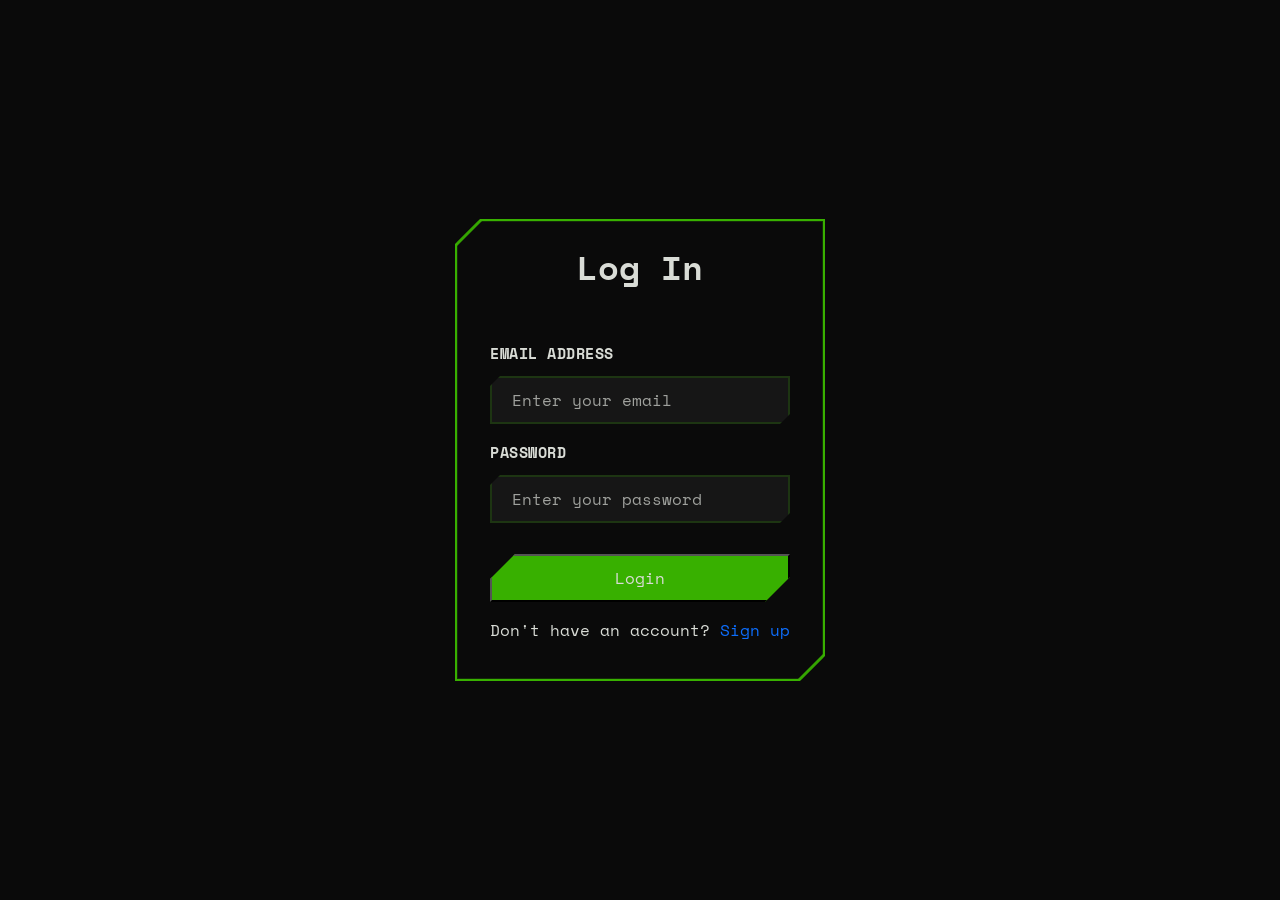
<file: login.html>
<!DOCTYPE html>
<html lang="en">
<head>
  <meta charset="UTF-8" />
  <meta http-equiv="X-UA-Compatible" content="IE=edge" />
  <meta name="viewport" content="width=device-width, initial-scale=1.0" />
  <meta name="description" content="GlitchDrive - Your trusted destination for buying and selling quality cars.">
  <title>GlitchDrive - Log in</title>

  <!-- Favicon -->
  <link rel="icon" href="imgs/favicon.png"/>

  <!-- Google Fonts -->
  <link rel="preconnect" href="https://fonts.googleapis.com" />
  <link rel="preconnect" href="https://fonts.gstatic.com" crossorigin />
  <link href="https://fonts.googleapis.com/css2?family=Inter:wght@400;600;700&family=Barlow:wght@400;700&family=Space+Mono:ital,wght@0,400;0,700;1,400;1,700&display=swap" rel="stylesheet" />

  <!-- Bootstrap -->
  <link href="https://cdn.jsdelivr.net/npm/bootstrap@5.0.2/dist/css/bootstrap.min.css" rel="stylesheet" integrity="sha384-EVSTQN3/azprG1Anm3QDgpJLIm9Nao0Yz1ztcQTwFspd3yD65VohhpuuCOmLASjC" crossorigin="anonymous" />

  <!-- AOS.js -->
  <link href="https://unpkg.com/aos@2.3.1/dist/aos.css" rel="stylesheet" />

  <!-- Swiper.js -->
  <link rel="stylesheet" href="https://cdn.jsdelivr.net/npm/swiper@11/swiper-bundle.min.css" />
  <script src="https://cdn.jsdelivr.net/npm/swiper@11/swiper-bundle.min.js"></script>

  <!-- Custom CSS -->
  <link rel="stylesheet" href="css/style.css" />
  <link rel="stylesheet" href="css/login.css" />
</head>
<body>
 

  <main id="login">
    <div class="login-container">
      <div class="login-card">
        <div class="login-title text-center pb-5 scramble-auto">Log In</div>
        <div class="container">
          <form>
            <div class="mb-3">
              <label for="email" class="form-label">Email address</label>
              <input
                type="email"
                class="form-control"
                id="email"
                placeholder="Enter your email"
              >
            </div>
      
            <div class="mb-3">
              <label for="password" class="form-label">Password</label>
              <input
                type="password"
                class="form-control"
                id="password"
                placeholder="Enter your password"
              >
            </div>
      
            <div class="d-grid">
              <button type="submit" class="login-button scramble-text" data-text="Login">Login</button>
            </div>
          </form>
          <p class="mt-3 text-center">
            Don't have an account? <a href="register.html">Sign up</a>
          </p>
        </div>
      </div>
    </div>
  </main>


 <!-- jQuery (single import) -->
 <script src="https://code.jquery.com/jquery-3.7.1.min.js"></script>
 
 <!-- AOS -->
 <script src="https://unpkg.com/aos@2.3.1/dist/aos.js"></script>
 <script>
   AOS.init();
 </script>

 <!-- Custom JS -->
 <script src="js/script.js"></script>

</body>
</html>
</file>
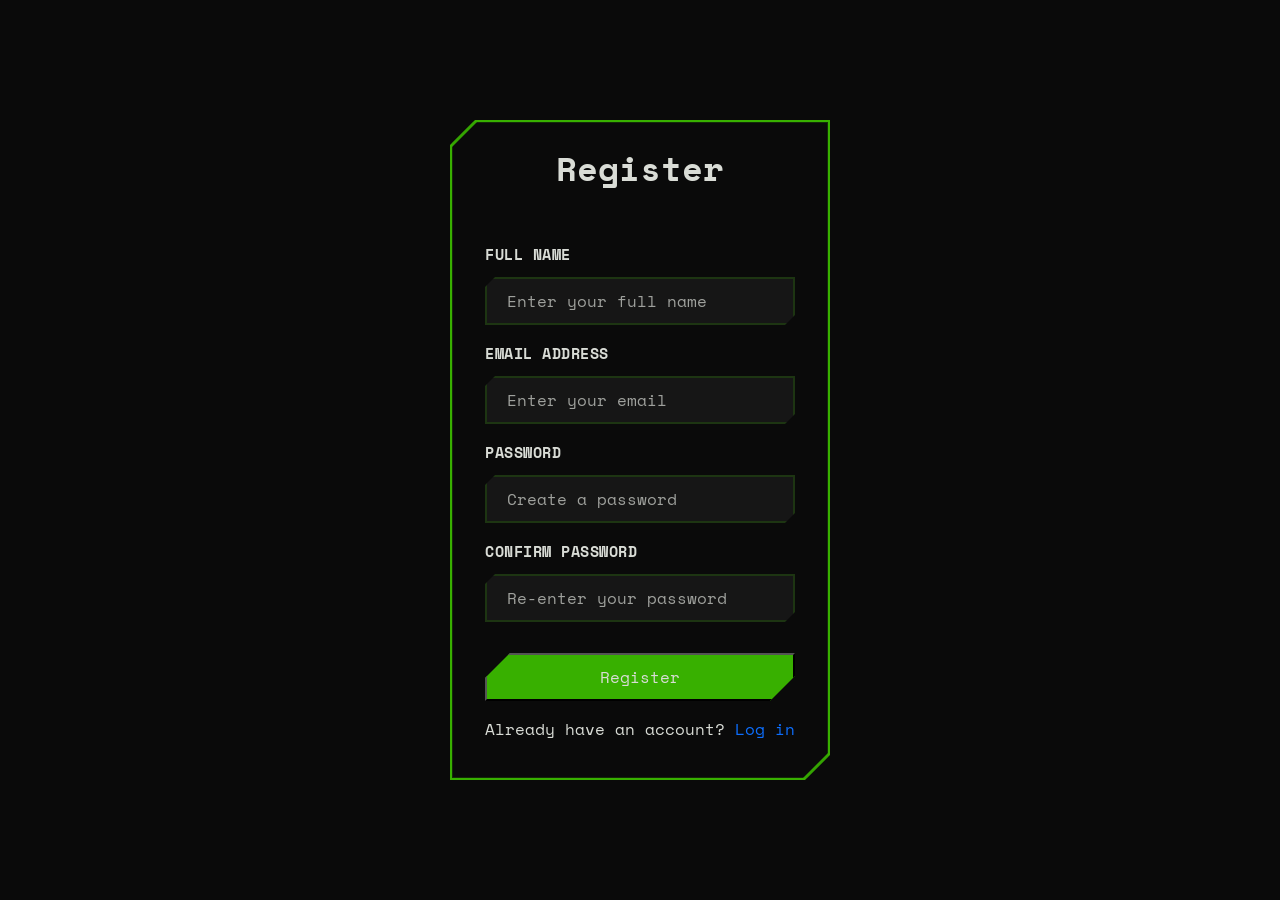
<file: register.html>
<!DOCTYPE html>
<html lang="en">
<head>
  <meta charset="UTF-8" />
  <meta http-equiv="X-UA-Compatible" content="IE=edge" />
  <meta name="viewport" content="width=device-width, initial-scale=1.0" />
  <meta name="description" content="GlitchDrive - Your trusted destination for buying and selling quality cars.">
  <title>GlitchDrive - Log in</title>

  <!-- Favicon -->
  <link rel="icon" href="imgs/favicon.png"/>

  <!-- Google Fonts -->
  <link rel="preconnect" href="https://fonts.googleapis.com" />
  <link rel="preconnect" href="https://fonts.gstatic.com" crossorigin />
  <link href="https://fonts.googleapis.com/css2?family=Inter:wght@400;600;700&family=Barlow:wght@400;700&family=Space+Mono:ital,wght@0,400;0,700;1,400;1,700&display=swap" rel="stylesheet" />

  <!-- Bootstrap -->
  <link href="https://cdn.jsdelivr.net/npm/bootstrap@5.0.2/dist/css/bootstrap.min.css" rel="stylesheet" integrity="sha384-EVSTQN3/azprG1Anm3QDgpJLIm9Nao0Yz1ztcQTwFspd3yD65VohhpuuCOmLASjC" crossorigin="anonymous" />

  <!-- AOS.js -->
  <link href="https://unpkg.com/aos@2.3.1/dist/aos.css" rel="stylesheet" />

  <!-- Swiper.js -->
  <link rel="stylesheet" href="https://cdn.jsdelivr.net/npm/swiper@11/swiper-bundle.min.css" />
  <script src="https://cdn.jsdelivr.net/npm/swiper@11/swiper-bundle.min.js"></script>

  <!-- Custom CSS -->
  <link rel="stylesheet" href="css/style.css" />
  <link rel="stylesheet" href="css/login.css" />
</head>
<body>
 

  <main id="login">
    <div class="login-container">
      <div class="login-card">
        <div class="login-title text-center pb-5 scramble-auto">Register</div>
        <div class="container">
          <form>
            <div class="mb-3">
              <label for="name" class="form-label">Full Name</label>
              <input
                type="text"
                class="form-control"
                id="name"
                placeholder="Enter your full name"
              >
            </div>
  
            <div class="mb-3">
              <label for="email" class="form-label">Email address</label>
              <input
                type="email"
                class="form-control"
                id="email"
                placeholder="Enter your email"
              >
            </div>
  
            <div class="mb-3">
              <label for="password" class="form-label">Password</label>
              <input
                type="password"
                class="form-control"
                id="password"
                placeholder="Create a password"
              >
            </div>
  
            <div class="mb-3">
              <label for="confirm-password" class="form-label">Confirm Password</label>
              <input
                type="password"
                class="form-control"
                id="confirm-password"
                placeholder="Re-enter your password"
              >
            </div>
  
            <div class="d-grid">
              <button type="submit" class="login-button scramble-text" data-text="Register">Register</button>
            </div>
          </form>
          <p class="mt-3 text-center">
            Already have an account? <a href="login.html">Log in</a>
          </p>
        </div>
      </div>
    </div>
  </main>
  


 <!-- jQuery (single import) -->
 <script src="https://code.jquery.com/jquery-3.7.1.min.js"></script>
 
 <!-- AOS -->
 <script src="https://unpkg.com/aos@2.3.1/dist/aos.js"></script>
 <script>
   AOS.init();
 </script>

 <!-- Custom JS -->
 <script src="js/script.js"></script>

</body>
</html>
</file>
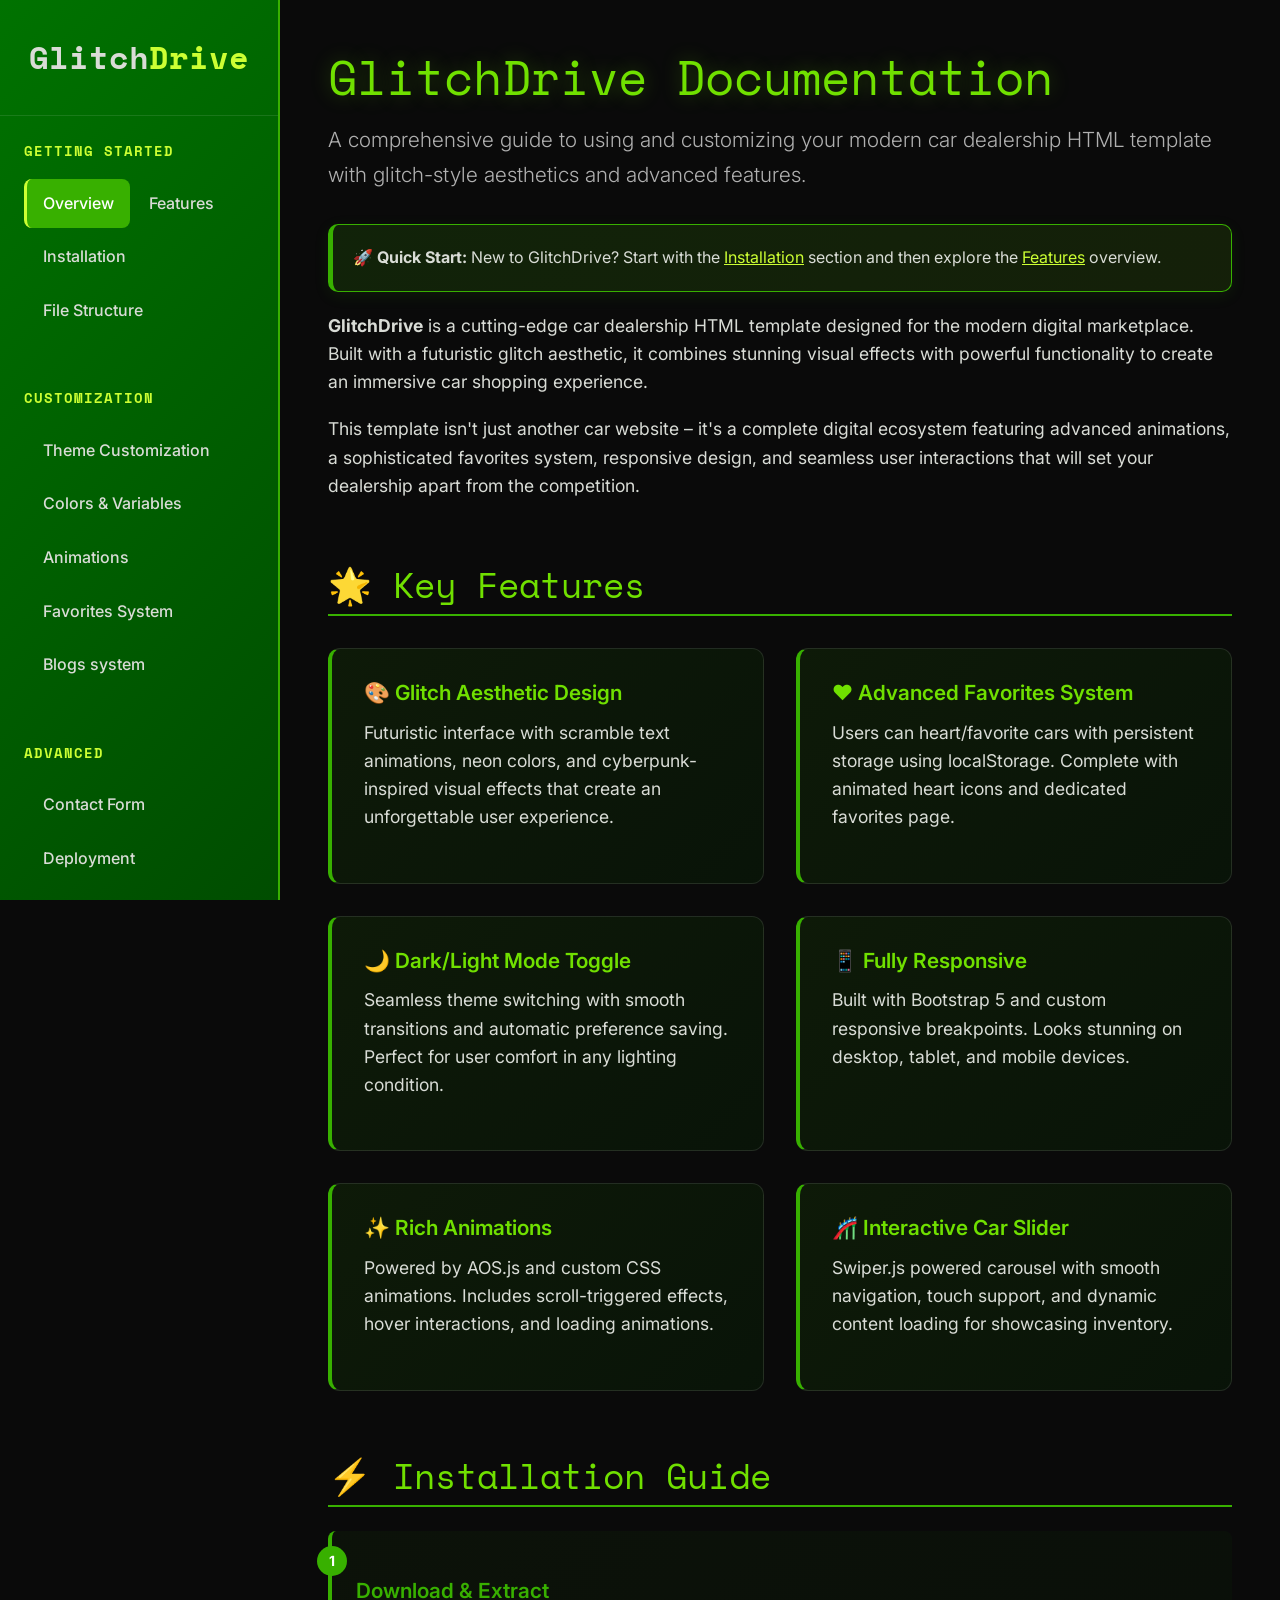
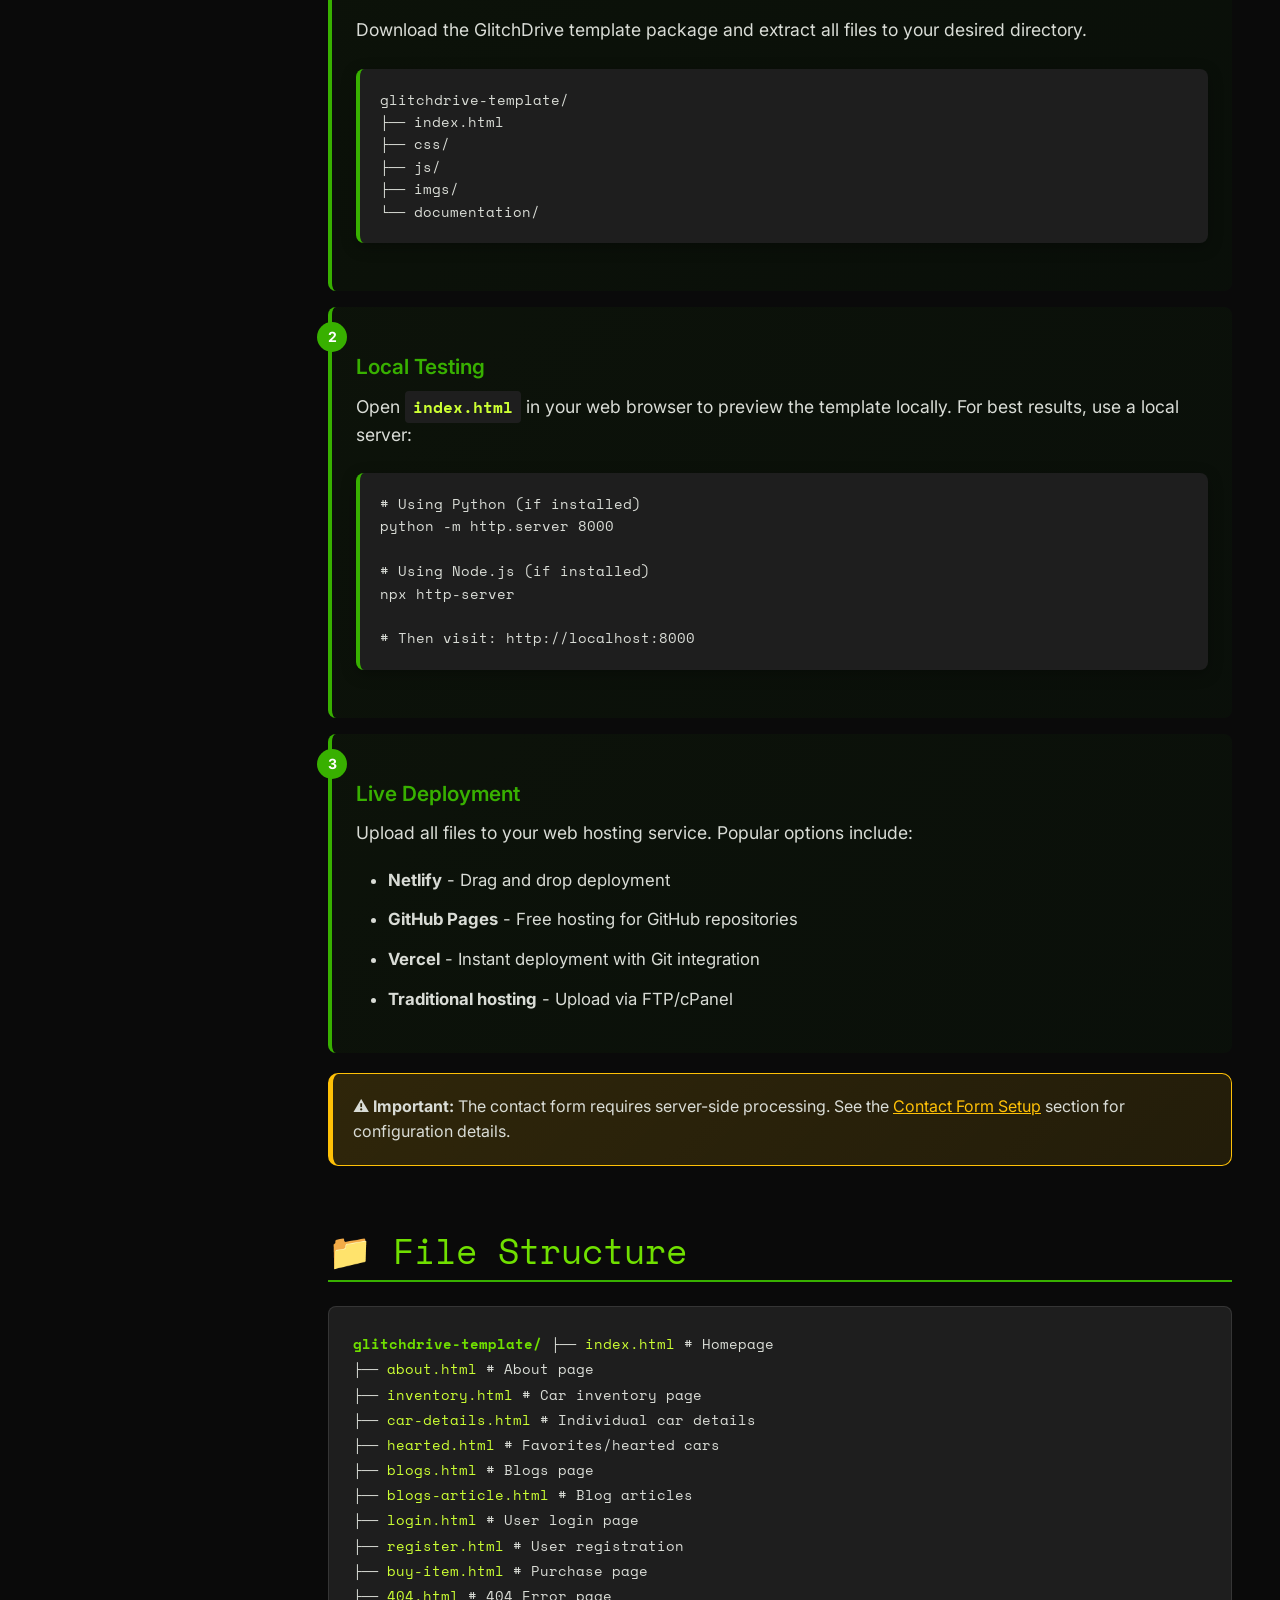
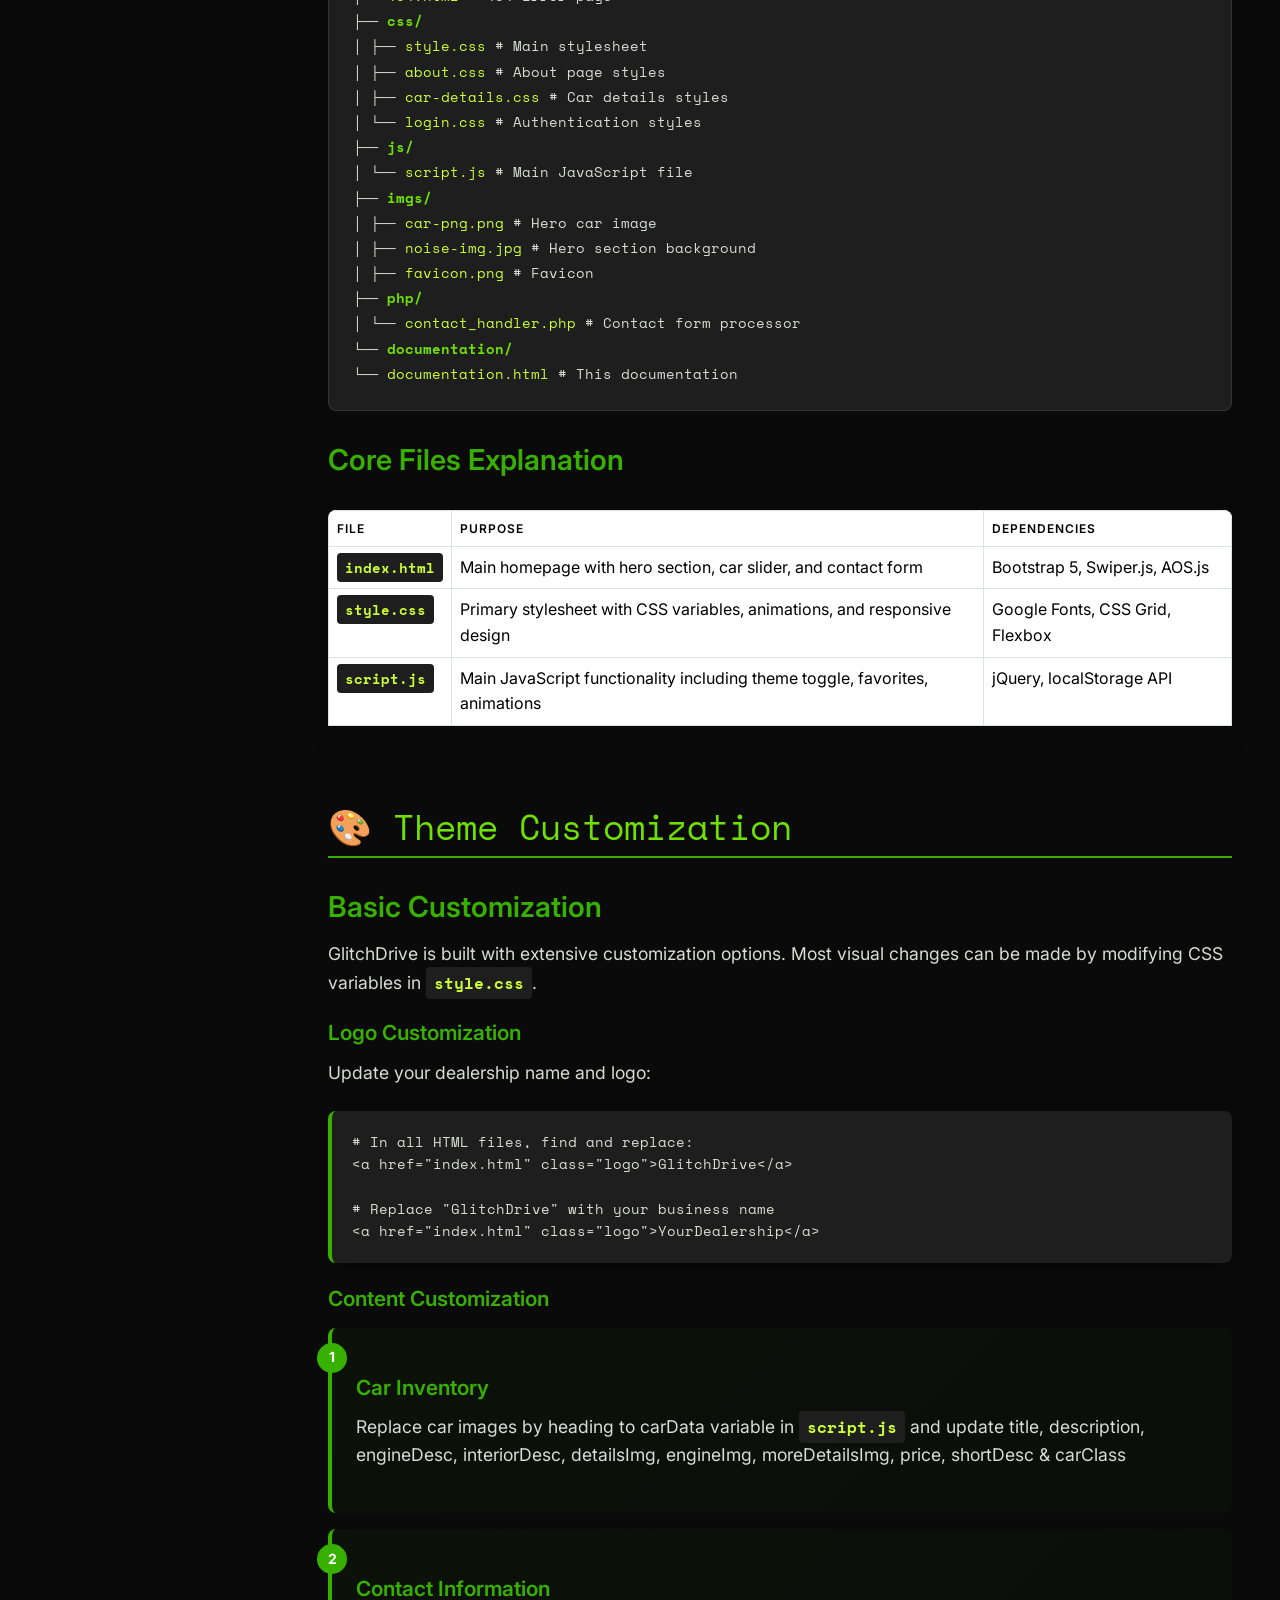
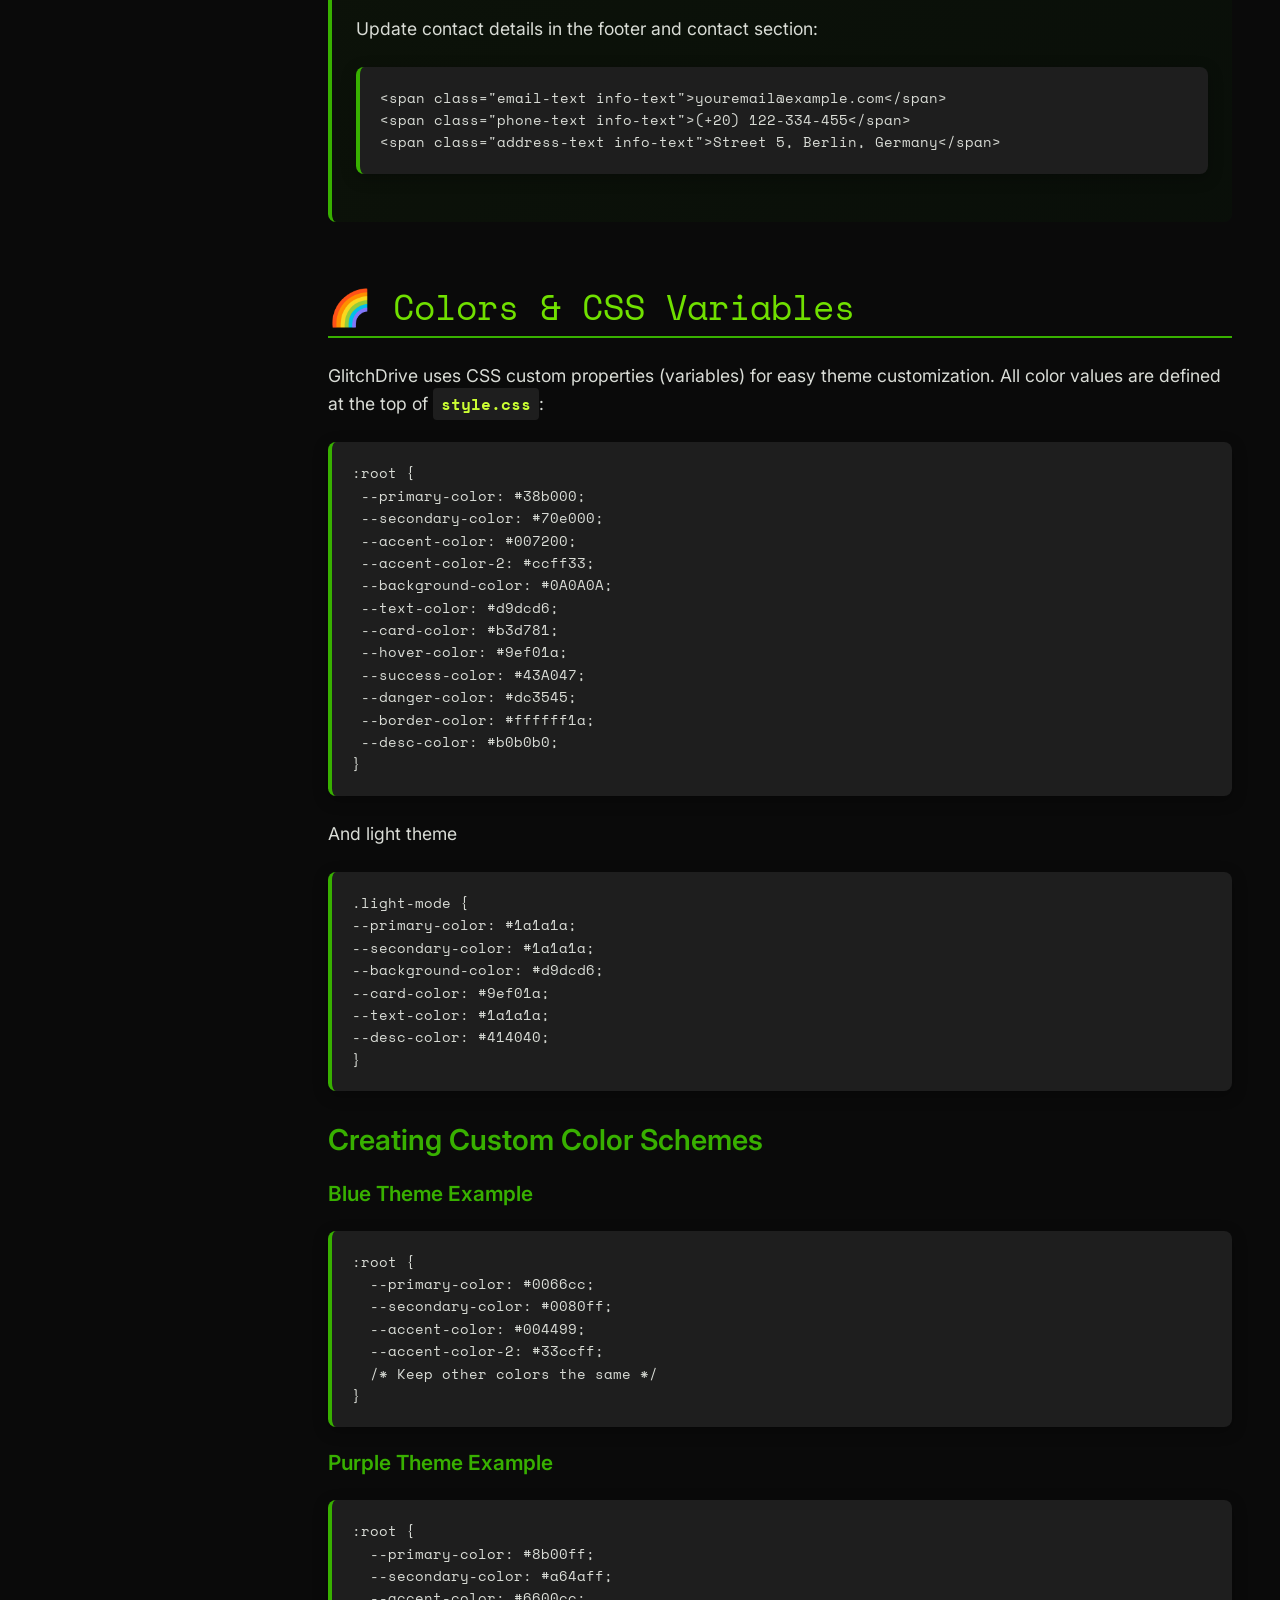
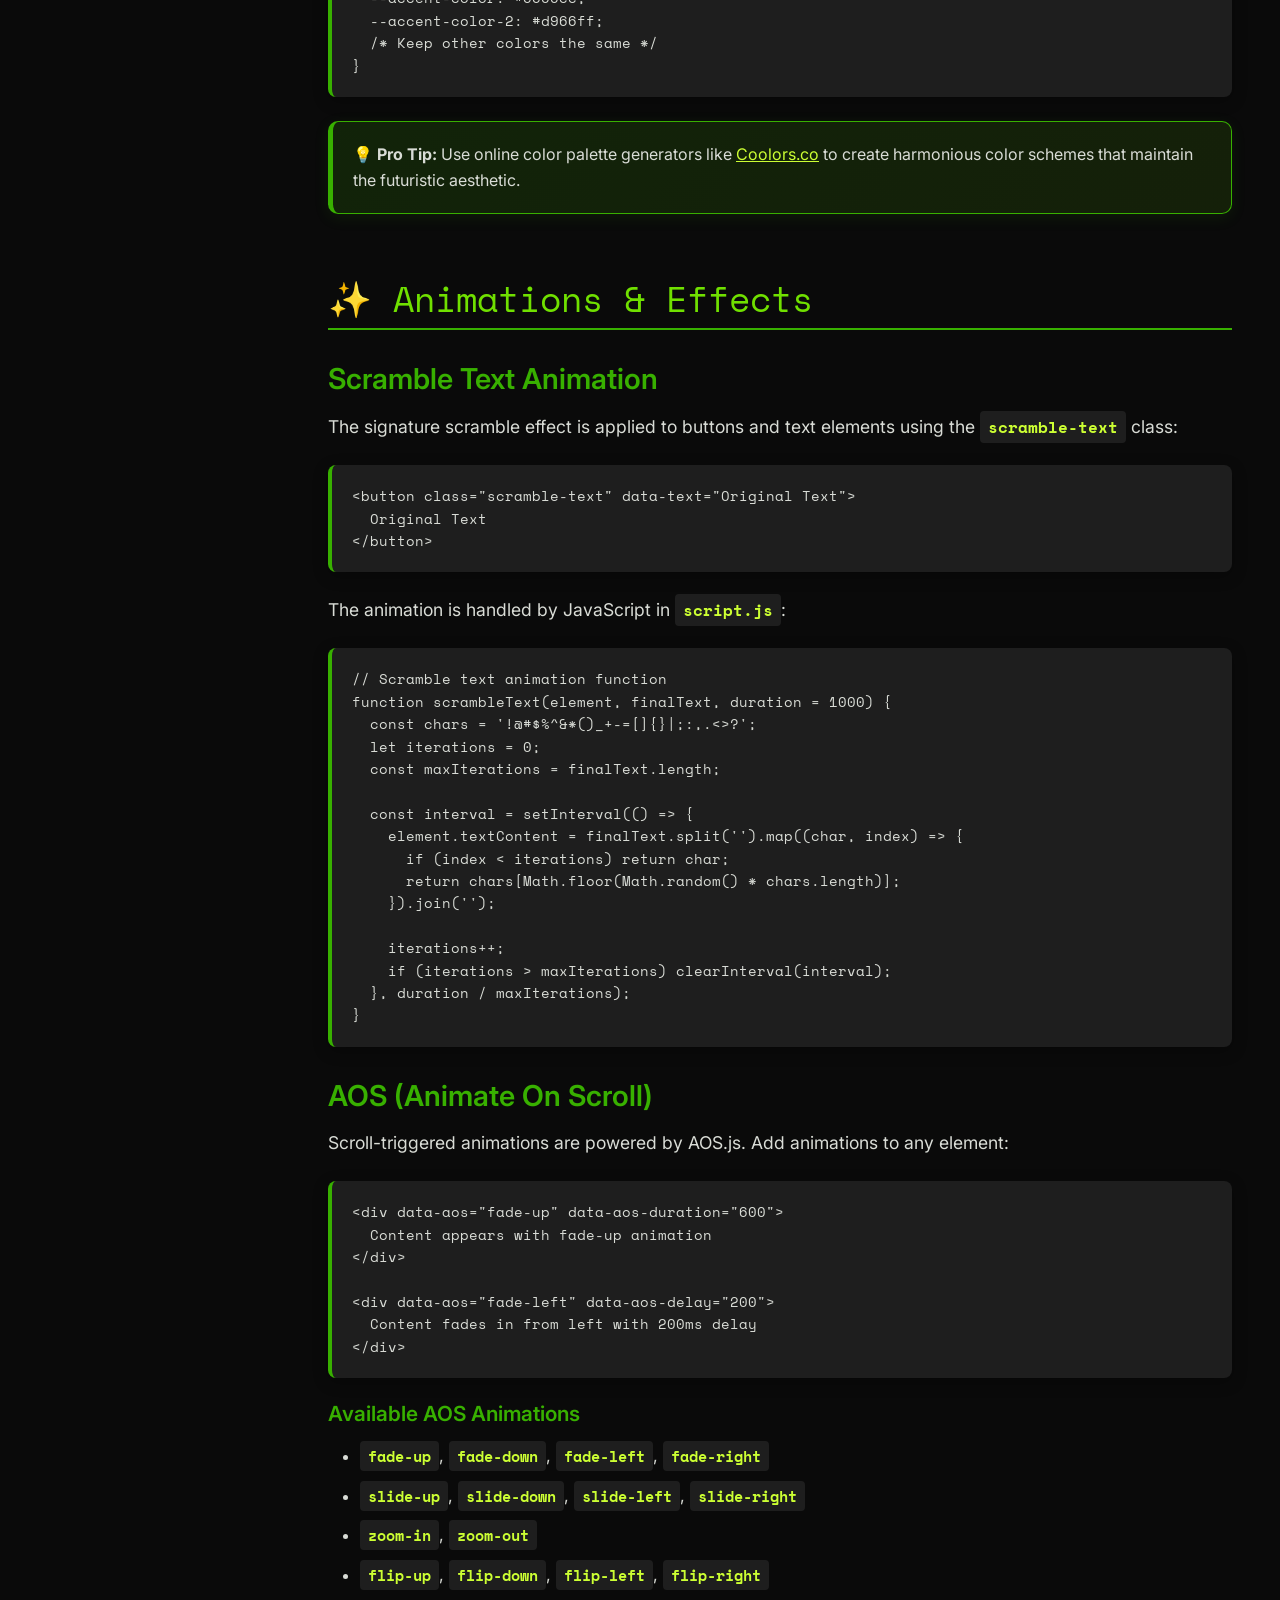
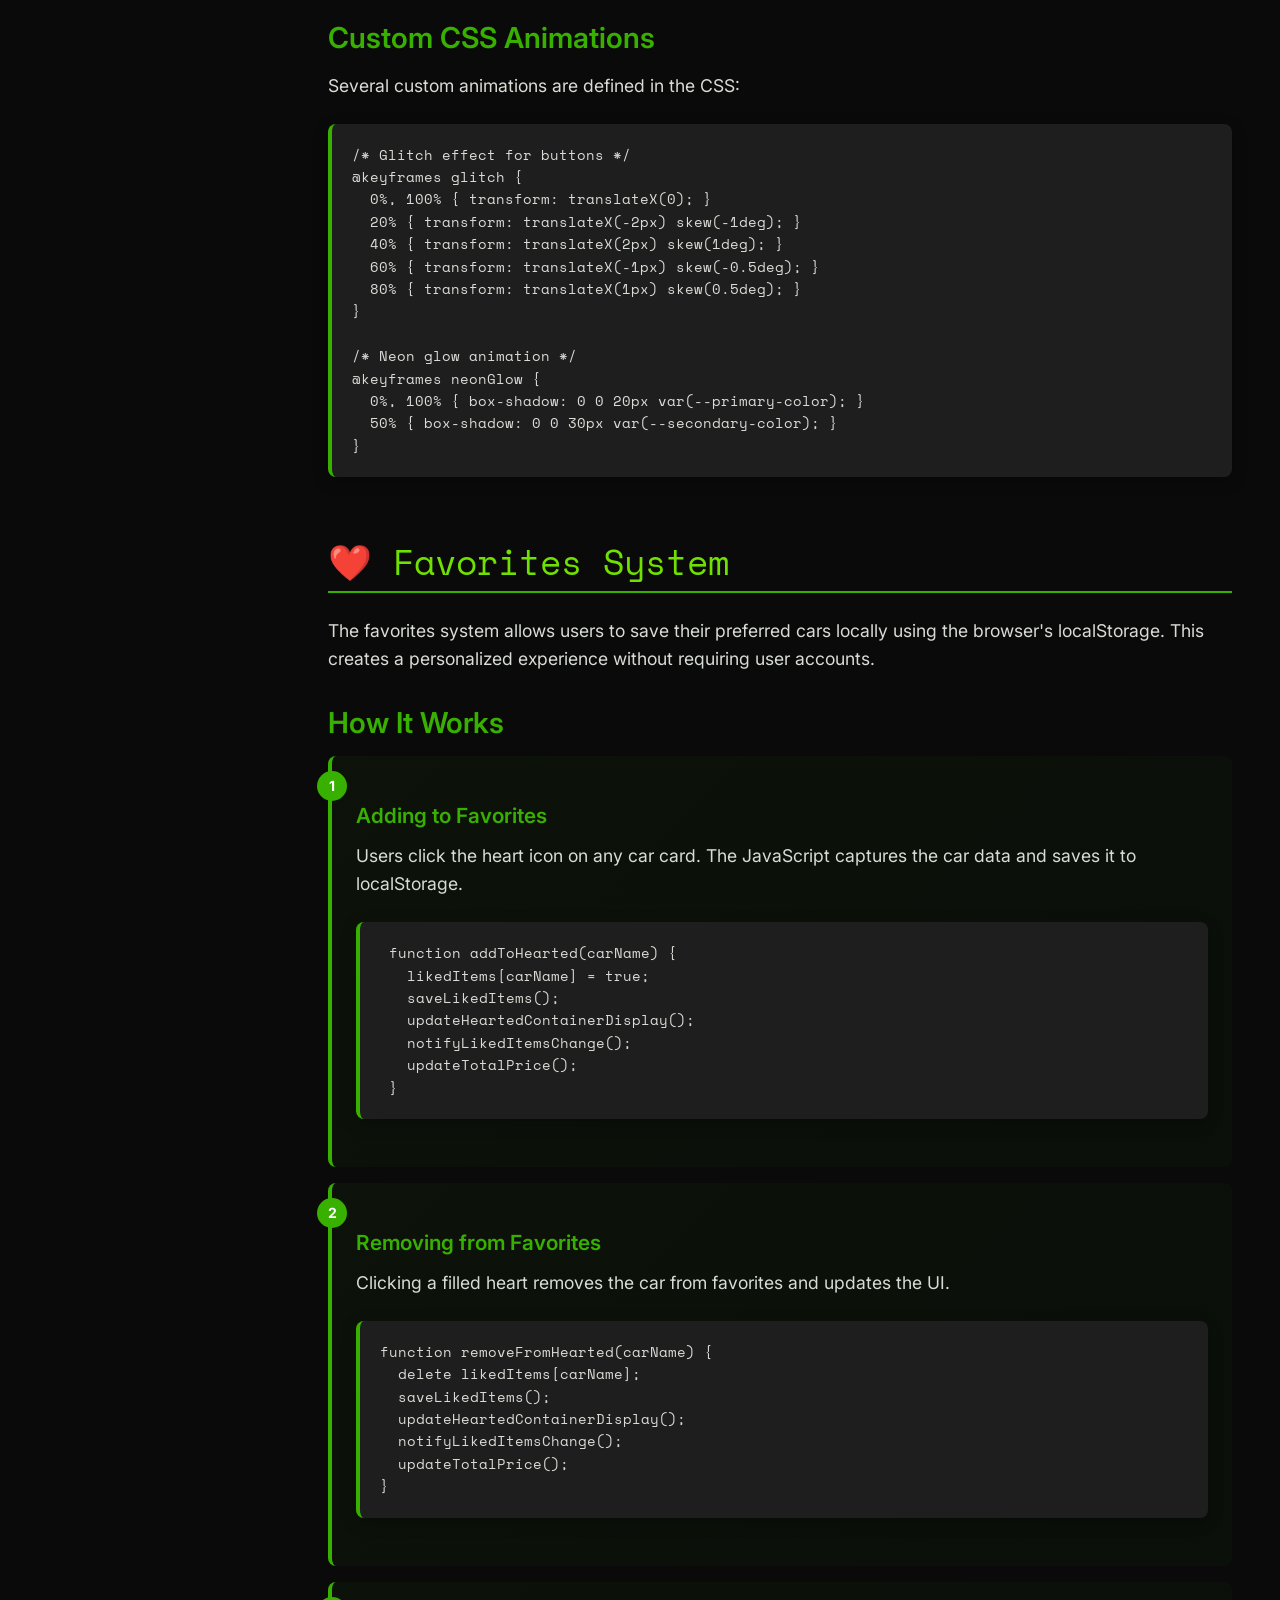
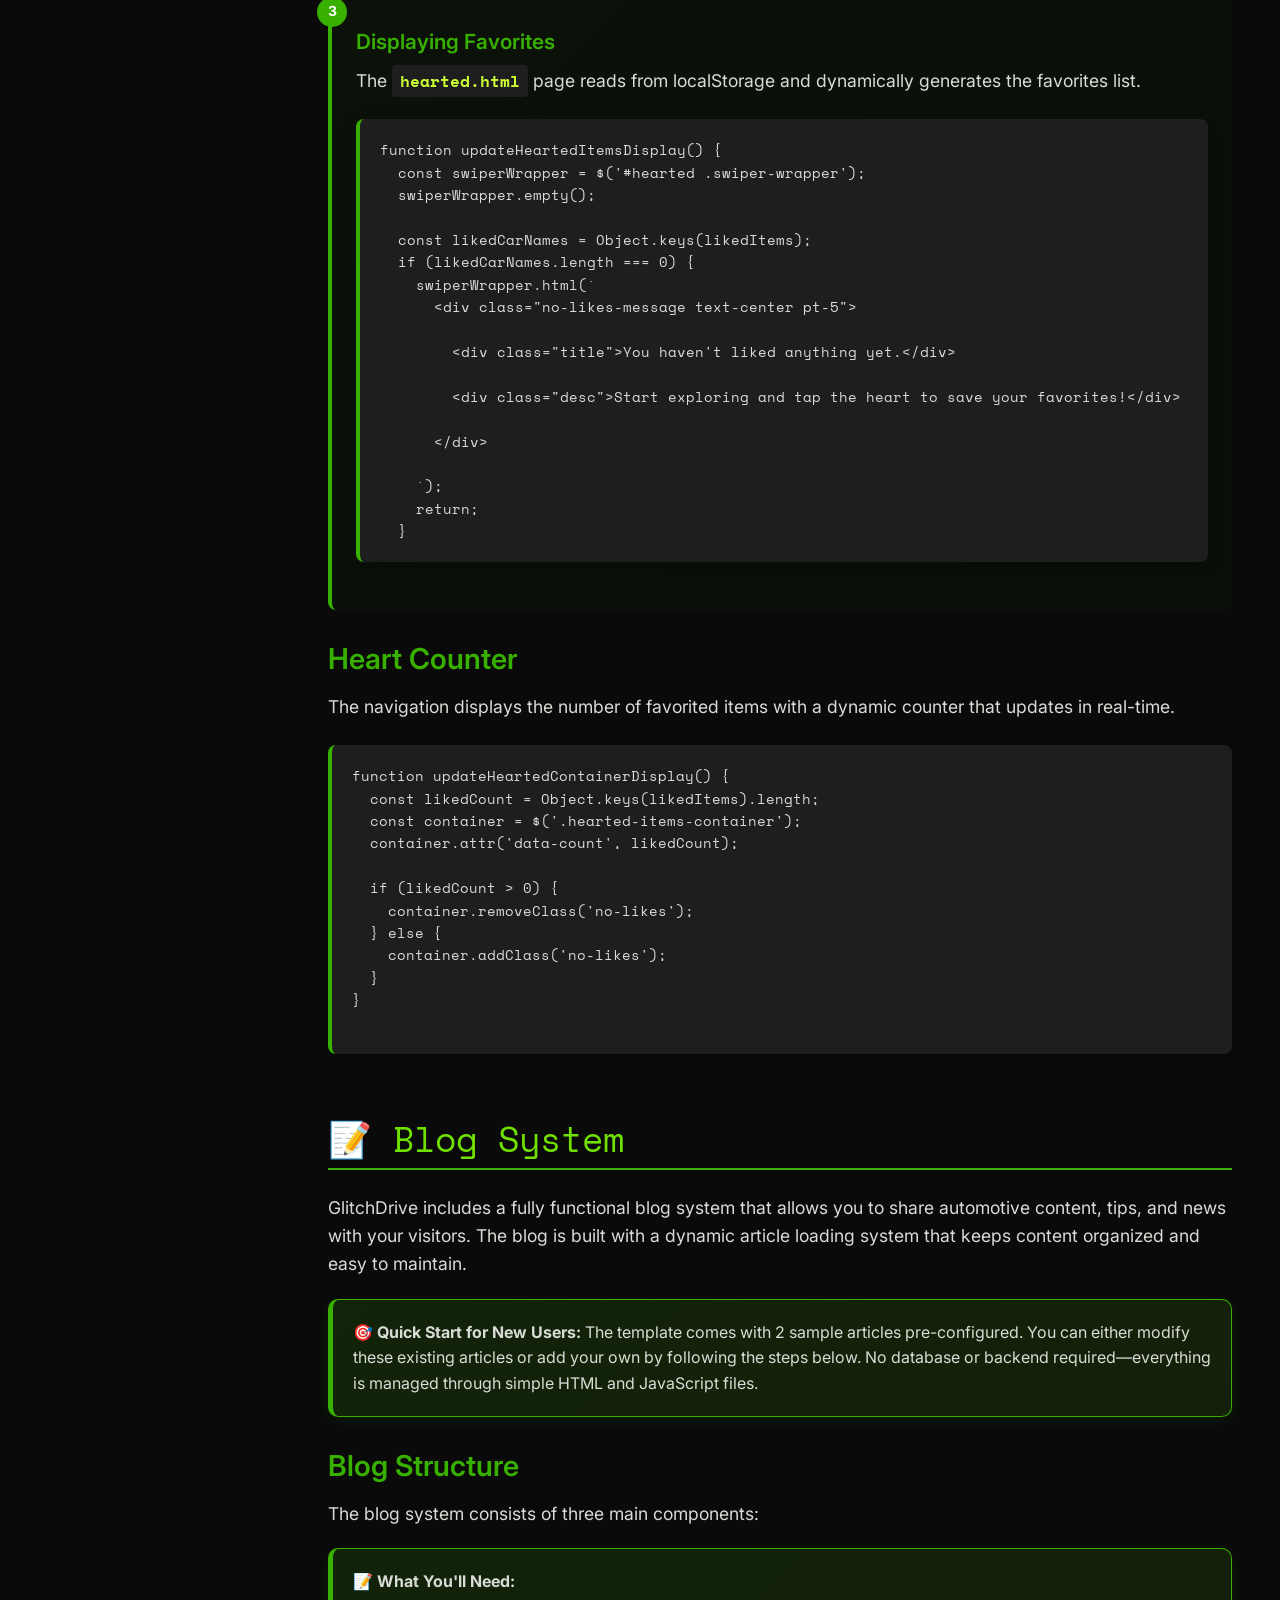
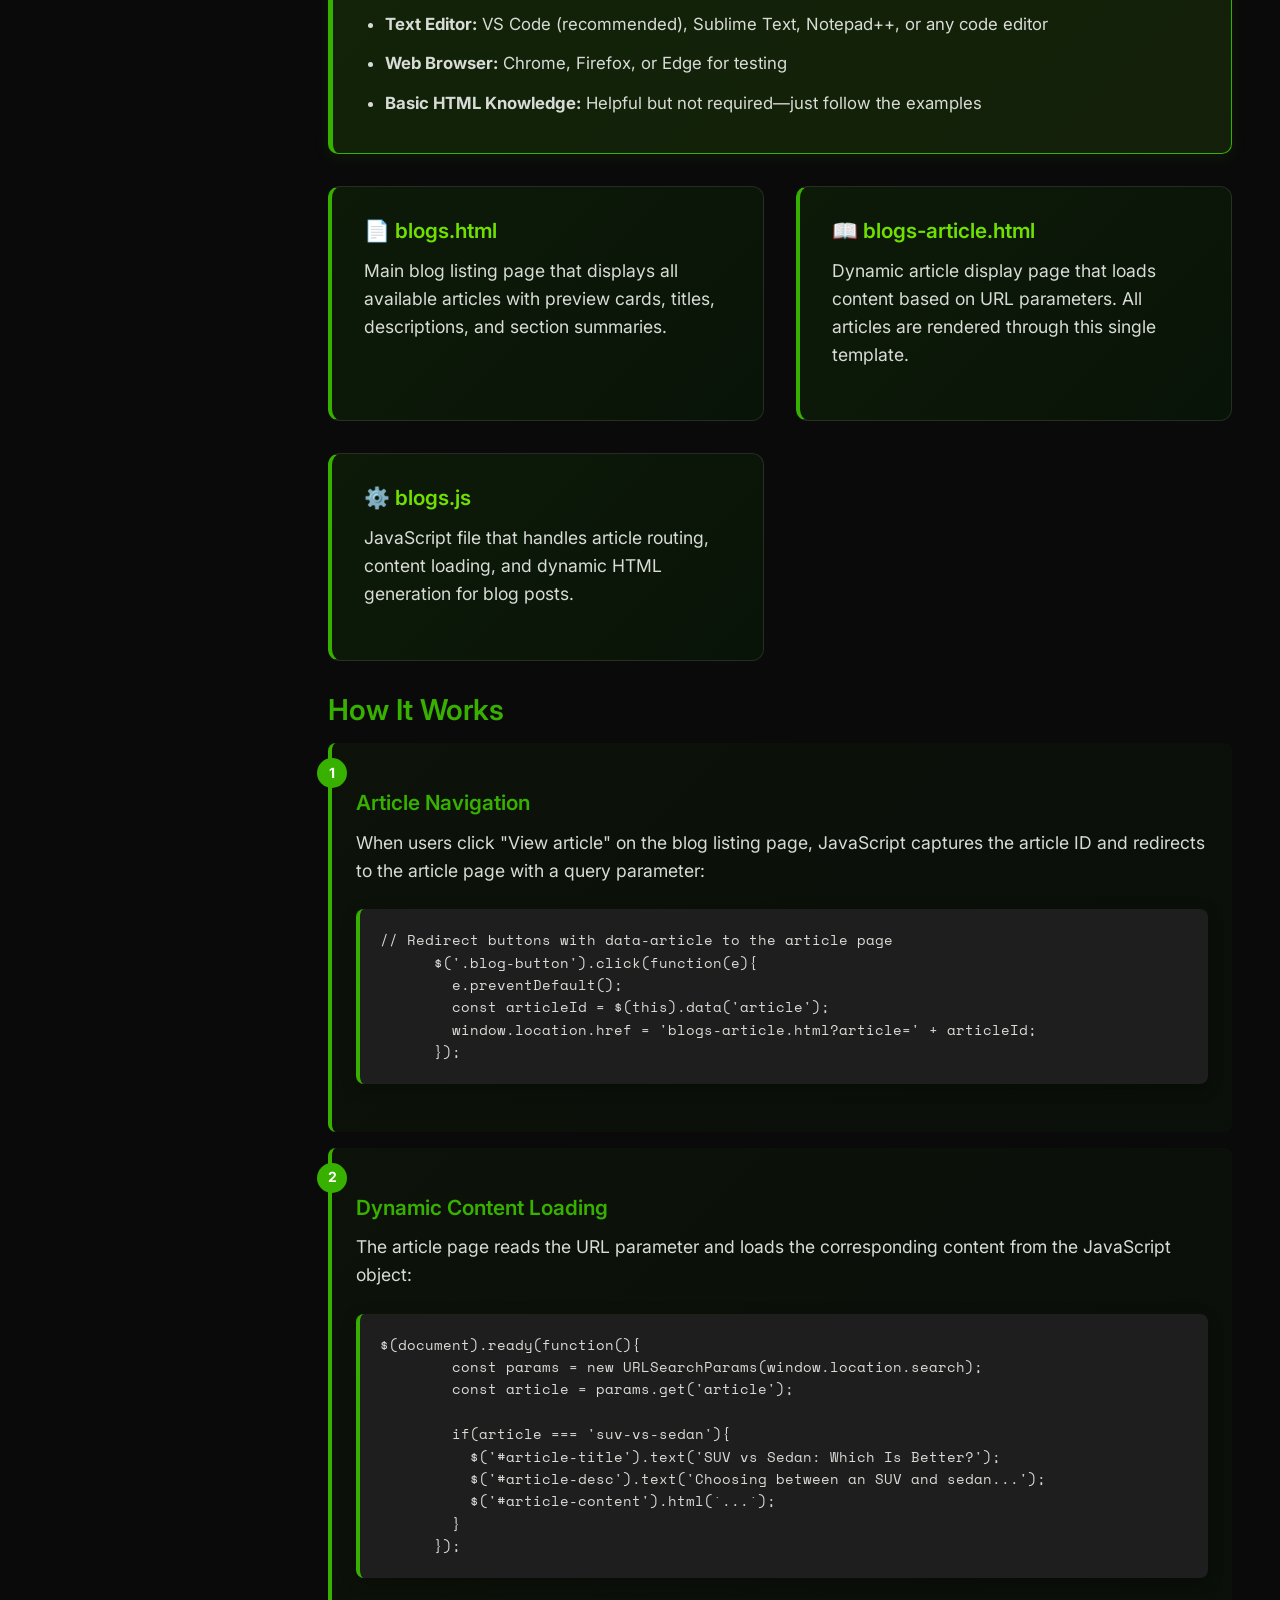
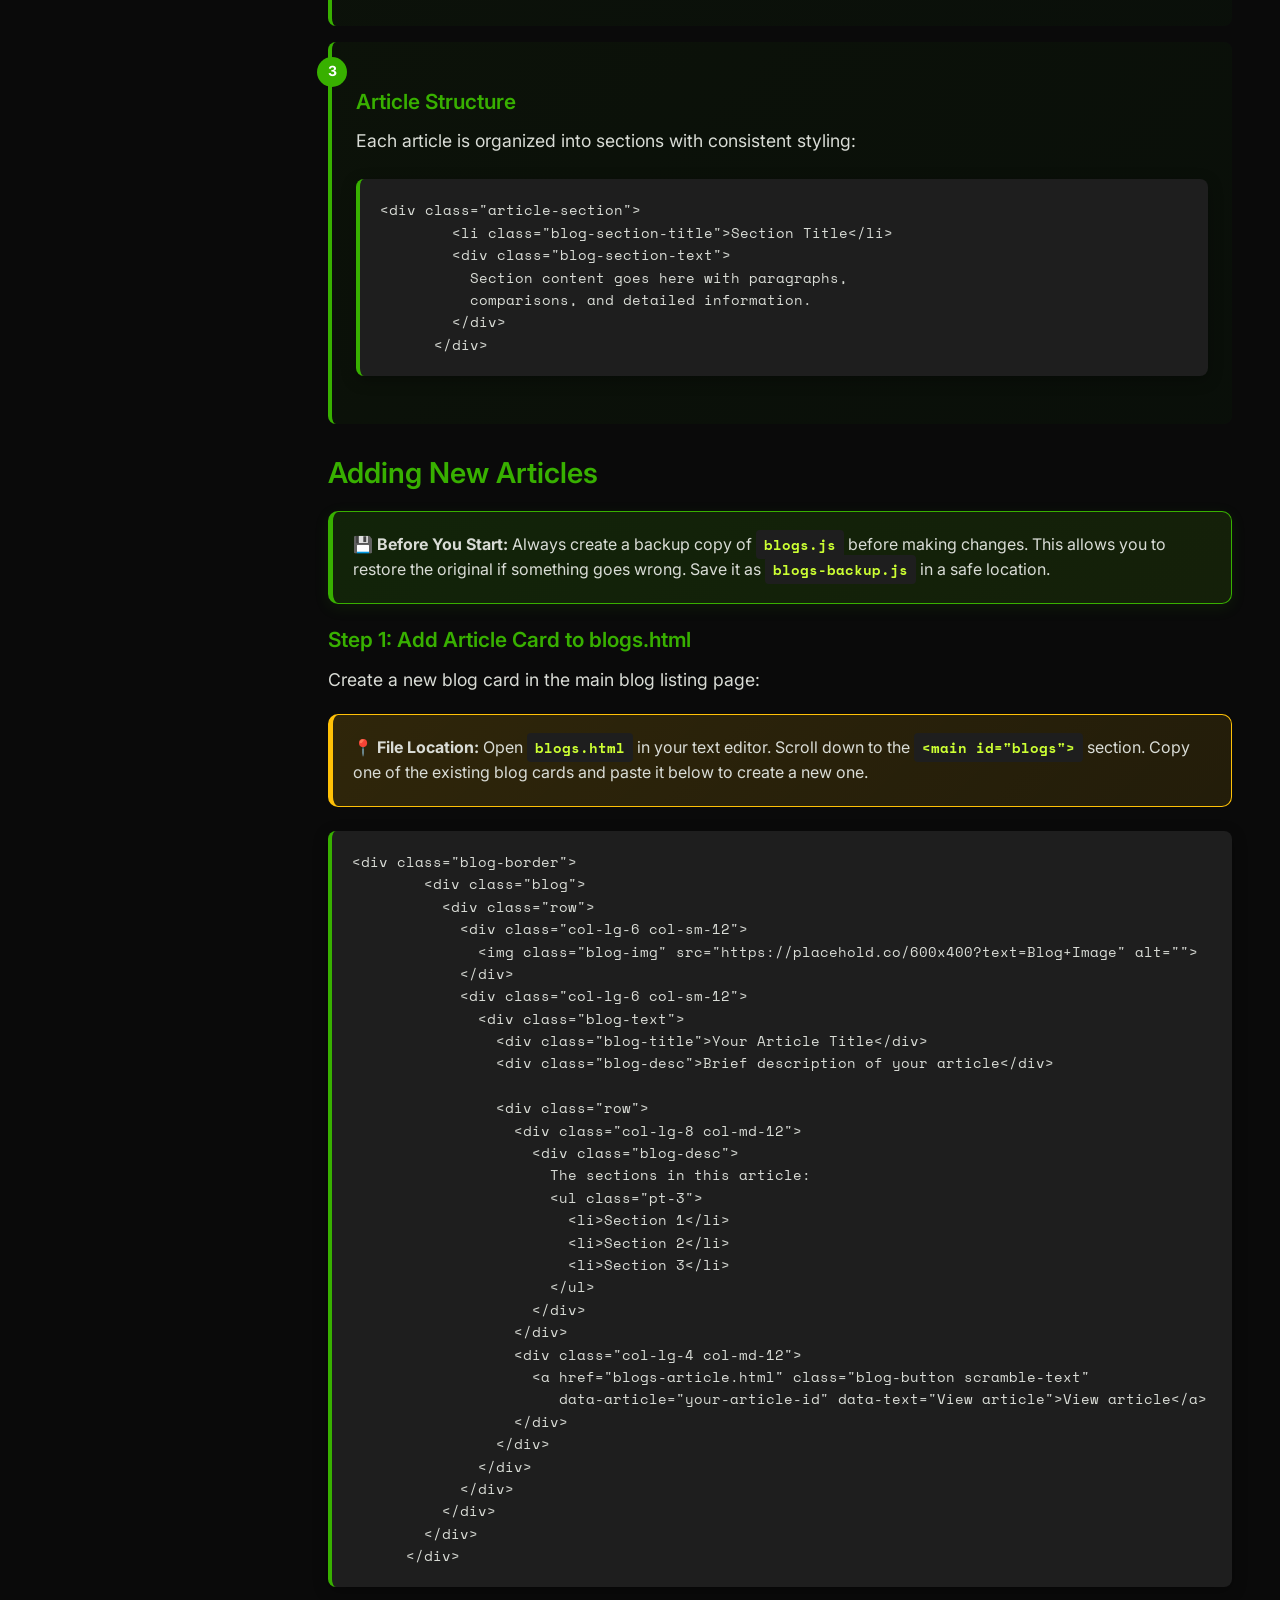
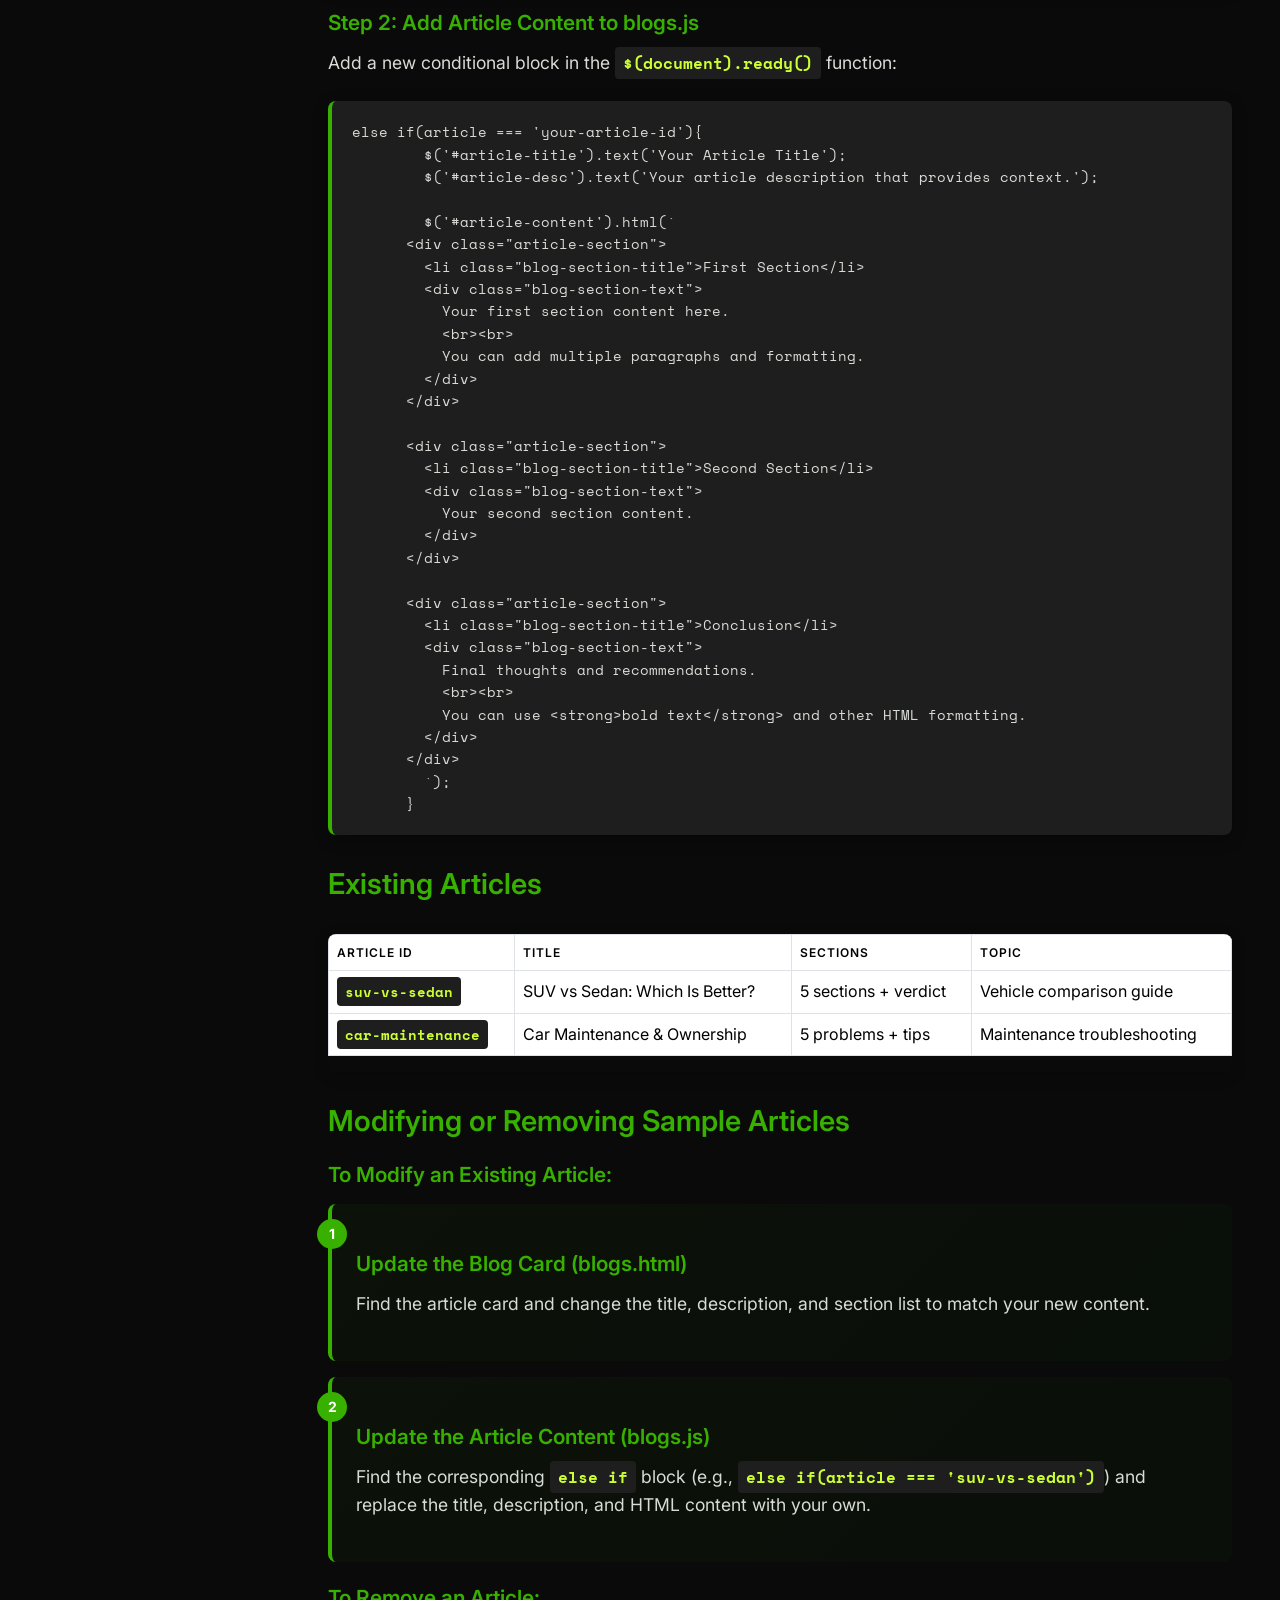
<file: documentation/documentation.html>
<!DOCTYPE html>
<html lang="en">
<head>
  <meta charset="UTF-8" />
  <meta name="description" content="Documentation for GlitchDrive – Modern Car Dealership HTML Template. Learn how to install, customize, and use your theme.">
  <meta name="viewport" content="width=device-width, initial-scale=1.0"/>
  <title>GlitchDrive Documentation</title>
  <link href="https://cdn.jsdelivr.net/npm/bootstrap@5.3.0/dist/css/bootstrap.min.css" rel="stylesheet">
  <link href="https://fonts.googleapis.com/css2?family=Inter:wght@400;600;700&family=Space+Mono:wght@400;700&display=swap" rel="stylesheet">
  
  <style>
    :root {
      --primary-color: #38b000;
      --secondary-color: #70e000;
      --accent-color: #007200;
      --accent-color-2: #ccff33;
      --background-color: #0A0A0A;
      --text-color: #d9dcd6;
      --card-color: #b3d781;
      --hover-color: #9ef01a;
      --success-color: #43A047;
      --danger-color: #dc3545;
      --border-color: #ffffff1a;
      --desc-color: #b0b0b0;
      --code-bg: #1e1e1e;
    }

    * {
      margin: 0;
      padding: 0;
      box-sizing: border-box;
    }

    body {
      font-family: 'Inter', sans-serif;
      background-color: var(--background-color);
      color: var(--text-color);
      line-height: 1.6;
      overflow-x: hidden;
    }

    .container-fluid {
      padding: 0;
    }

    .sidebar {
      width: 280px;
      background: linear-gradient(135deg, var(--accent-color) 0%, #004d00 100%);
      border-right: 2px solid var(--primary-color);
      height: 100vh;
      position: fixed;
      top: 0;
      left: 0;
      z-index: 1000;
      overflow-y: auto;
      transition: transform 0.3s ease;
    }

    .sidebar.collapsed {
      transform: translateX(-100%);
    }

    .logo {
      font-size: 32px;
      font-weight: 800;
      color: var(--text-color);
      text-align: center;
      padding: 2rem 0;
      border-bottom: 1px solid var(--border-color);
      font-family: 'Space Mono', monospace;
    }

    .logo-2 {
      color: var(--accent-color-2);
    }

    .nav-section {
      padding: 1.5rem;
    }

    .nav-title {
      font-size: 14px;
      font-weight: 700;
      color: var(--accent-color-2);
      text-transform: uppercase;
      letter-spacing: 1px;
      margin-bottom: 1rem;
      font-family: 'Space Mono', monospace;
    }

    .nav a {
      color: var(--text-color);
      text-decoration: none;
      padding: 12px 16px;
      display: block;
      transition: all 0.3s ease;
      border-radius: 8px;
      margin-bottom: 4px;
      font-weight: 500;
      border-left: 3px solid transparent;
    }

    .nav a:hover {
      color: var(--hover-color);
      background-color: rgba(255, 255, 255, 0.1);
      border-left-color: var(--primary-color);
      transform: translateX(5px);
    }

    .nav a.active {
      background-color: var(--primary-color);
      color: white;
      border-left-color: var(--accent-color-2);
    }

    .content {
      margin-left: 280px;
      padding: 3rem;
      background-color: var(--background-color);
      min-height: 100vh;
      transition: margin-left 0.3s ease;
    }

    .content.expanded {
      margin-left: 0;
    }

    .mobile-toggle {
      display: none;
      position: fixed;
      top: 20px;
      left: 20px;
      z-index: 1001;
      background: var(--primary-color);
      color: white;
      border: none;
      padding: 10px;
      border-radius: 5px;
      cursor: pointer;
    }

    .section {
      margin-bottom: 4rem;
      opacity: 1;
      transform: translateY(0);
    }

    h1 {
      font-size: 3rem;
      color: var(--secondary-color);
      margin-bottom: 1rem;
      font-family: 'Space Mono', monospace;
      text-shadow: 0 0 20px rgba(112, 224, 0, 0.3);
    }

    h2 {
      font-size: 2.2rem;
      color: var(--secondary-color);
      margin: 2.5rem 0 1.5rem 0;
      font-family: 'Space Mono', monospace;
      border-bottom: 2px solid var(--primary-color);
      padding-bottom: 0.5rem;
    }

    h3 {
      font-size: 1.8rem;
      color: var(--primary-color);
      margin: 2rem 0 1rem 0;
      font-weight: 600;
    }

    h4 {
      color: var(--primary-color);
      margin: 1.5rem 0 0.8rem 0;
      font-size: 1.3rem;
      font-weight: 600;
    }

    p {
      margin-bottom: 1.2rem;
      color: var(--text-color);
      font-size: 1.1rem;
    }

    .lead {
      font-size: 1.3rem;
      color: var(--desc-color);
      margin-bottom: 2rem;
      line-height: 1.7;
    }

    pre {
      background: var(--code-bg);
      color: var(--text-color);
      padding: 20px;
      border-left: 4px solid var(--primary-color);
      font-size: 14px;
      border-radius: 8px;
      overflow-x: auto;
      margin: 1.5rem 0;
      font-family: 'Space Mono', monospace;
      box-shadow: 0 4px 15px rgba(0, 0, 0, 0.3);
    }

    code {
      background: var(--code-bg);
      color: var(--accent-color-2);
      padding: 4px 8px;
      border-radius: 4px;
      font-size: 90%;
      font-family: 'Space Mono', monospace;
      font-weight: 600;
    }

    .alert-info {
      background: linear-gradient(135deg, rgba(56, 176, 0, 0.15) 0%, rgba(112, 224, 0, 0.1) 100%);
      border: 1px solid var(--primary-color);
      color: var(--text-color);
      padding: 20px;
      border-radius: 10px;
      margin: 20px 0;
      border-left: 5px solid var(--primary-color);
      box-shadow: 0 4px 15px rgba(56, 176, 0, 0.1);
    }

    .alert-warning {
      background: linear-gradient(135deg, rgba(255, 193, 7, 0.15) 0%, rgba(255, 193, 7, 0.1) 100%);
      border: 1px solid #ffc107;
      color: var(--text-color);
      padding: 20px;
      border-radius: 10px;
      margin: 20px 0;
      border-left: 5px solid #ffc107;
    }

    .feature-grid {
      display: grid;
      grid-template-columns: repeat(auto-fit, minmax(300px, 1fr));
      gap: 2rem;
      margin: 2rem 0;
    }

    .feature-card {
      background: linear-gradient(135deg, rgba(56, 176, 0, 0.1) 0%, rgba(7, 114, 0, 0.1) 100%);
      border: 1px solid var(--border-color);
      border-radius: 12px;
      padding: 2rem;
      transition: all 0.3s ease;
      border-left: 4px solid var(--primary-color);
    }

    .feature-card:hover {
      transform: translateY(-5px);
      box-shadow: 0 10px 30px rgba(56, 176, 0, 0.2);
      border-left-color: var(--secondary-color);
    }

    .feature-card h4 {
      color: var(--secondary-color);
      margin-top: 0;
    }

    ul, ol {
      margin: 1rem 0;
      padding-left: 2rem;
    }

    li {
      margin-bottom: 0.8rem;
      color: var(--text-color);
      font-size: 1.05rem;
    }

    .file-tree {
      background: var(--code-bg);
      border: 1px solid var(--border-color);
      border-radius: 8px;
      padding: 1.5rem;
      font-family: 'Space Mono', monospace;
      font-size: 14px;
      line-height: 1.8;
      color: var(--text-color);
      margin: 1.5rem 0;
      overflow-x: auto;
    }

    .file-tree .folder {
      color: var(--secondary-color);
      font-weight: 700;
    }

    .file-tree .file {
      color: var(--accent-color-2);
    }

    .steps {
      counter-reset: step-counter;
    }

    .step {
      counter-increment: step-counter;
      position: relative;
      padding: 1.5rem;
      margin: 1rem 0;
      background: linear-gradient(135deg, rgba(56, 176, 0, 0.05) 0%, rgba(7, 114, 0, 0.05) 100%);
      border-left: 4px solid var(--primary-color);
      border-radius: 8px;
    }

    .step::before {
      content: counter(step-counter);
      position: absolute;
      left: -15px;
      top: 15px;
      background: var(--primary-color);
      color: white;
      width: 30px;
      height: 30px;
      border-radius: 50%;
      display: flex;
      align-items: center;
      justify-content: center;
      font-weight: 700;
      font-size: 14px;
    }

    .table-responsive {
      margin: 2rem 0;
      border-radius: 8px;
      overflow: hidden;
      box-shadow: 0 4px 15px rgba(0, 0, 0, 0.2);
    }

    table {
      background: var(--code-bg);
      color: var(--text-color);
    }

    th {
      background: var(--primary-color);
      color: white;
      font-weight: 600;
      text-transform: uppercase;
      letter-spacing: 1px;
      font-size: 12px;
    }

    td {
      border-bottom: 1px solid var(--border-color);
    }

    footer {
      margin-top: 4rem;
      padding: 2rem 0;
      border-top: 1px solid var(--border-color);
      text-align: center;
      color: var(--desc-color);
      font-family: 'Space Mono', monospace;
    }

    .back-to-top {
      position: fixed;
      bottom: 30px;
      right: 30px;
      background: var(--primary-color);
      color: white;
      border: none;
      width: 50px;
      height: 50px;
      border-radius: 50%;
      cursor: pointer;
      opacity: 0;
      visibility: hidden;
      transition: all 0.3s ease;
      z-index: 1000;
    }

    .back-to-top.visible {
      opacity: 1;
      visibility: visible;
    }

    .back-to-top:hover {
      background: var(--secondary-color);
      transform: translateY(-3px);
    }

    @media (max-width: 768px) {
      .sidebar {
        transform: translateX(-100%);
      }

      .sidebar.active {
        transform: translateX(0);
      }

      .content {
        margin-left: 0;
        padding: 2rem 1rem;
      }

      .mobile-toggle {
        display: block;
      }

      h1 {
        font-size: 2rem;
      }

      h2 {
        font-size: 1.8rem;
      }

      .feature-grid {
        grid-template-columns: 1fr;
      }
    }

    /* Scrollbar Styling */
    ::-webkit-scrollbar {
      width: 8px;
    }

    ::-webkit-scrollbar-track {
      background: var(--background-color);
    }

    ::-webkit-scrollbar-thumb {
      background: var(--primary-color);
      border-radius: 4px;
    }

    ::-webkit-scrollbar-thumb:hover {
      background: var(--secondary-color);
    }
  </style>
</head>
<body>
  <button class="mobile-toggle" id="mobileToggle">
    ☰
  </button>

  <div class="d-flex">
    <aside class="sidebar" id="sidebar">
      <div class="logo">Glitch<span class="logo-2">Drive</span></div>
      
      <div class="nav-section">
        <div class="nav-title">Getting Started</div>
        <nav class="nav">
          <a href="#overview" class="nav-link">Overview</a>
          <a href="#features" class="nav-link">Features</a>
          <a href="#installation" class="nav-link">Installation</a>
          <a href="#structure" class="nav-link">File Structure</a>
        </nav>
      </div>

      <div class="nav-section">
        <div class="nav-title">Customization</div>
        <nav class="nav">
          <a href="#customization" class="nav-link">Theme Customization</a>
          <a href="#colors" class="nav-link">Colors & Variables</a>
          <a href="#animations" class="nav-link">Animations</a>
          <a href="#favorites" class="nav-link">Favorites System</a>
          <a href="#blogs" class="nav-link">Blogs system</a>
        </nav>
      </div>

      <div class="nav-section">
        <div class="nav-title">Advanced</div>
        <nav class="nav">
          <a href="#contact-form" class="nav-link">Contact Form</a>
          <a href="#deployment" class="nav-link">Deployment</a>
          <a href="#troubleshooting" class="nav-link">Troubleshooting</a>
        </nav>
      </div>

      <div class="nav-section">
        <div class="nav-title">Resources</div>
        <nav class="nav">
          <a href="#support" class="nav-link">Support</a>
          <a href="#credits" class="nav-link">Credits</a>
          <a href="#changelog" class="nav-link">Changelog</a>
        </nav>
      </div>
    </aside>

    <main class="content" id="content">
      <section id="overview" class="section">
        <h1>GlitchDrive Documentation</h1>
        <p class="lead">A comprehensive guide to using and customizing your modern car dealership HTML template with glitch-style aesthetics and advanced features.</p>
        
        <div class="alert-info">
          <strong>🚀 Quick Start:</strong> New to GlitchDrive? Start with the <a href="#installation" style="color: var(--accent-color-2);">Installation</a> section and then explore the <a href="#features" style="color: var(--accent-color-2);">Features</a> overview.
        </div>

        <p><strong>GlitchDrive</strong> is a cutting-edge car dealership HTML template designed for the modern digital marketplace. Built with a futuristic glitch aesthetic, it combines stunning visual effects with powerful functionality to create an immersive car shopping experience.</p>

        <p>This template isn't just another car website – it's a complete digital ecosystem featuring advanced animations, a sophisticated favorites system, responsive design, and seamless user interactions that will set your dealership apart from the competition.</p>
      </section>

      <section id="features" class="section">
        <h2>🌟 Key Features</h2>
        
        <div class="feature-grid">
          <div class="feature-card">
            <h4>🎨 Glitch Aesthetic Design</h4>
            <p>Futuristic interface with scramble text animations, neon colors, and cyberpunk-inspired visual effects that create an unforgettable user experience.</p>
          </div>
          
          <div class="feature-card">
            <h4>❤️ Advanced Favorites System</h4>
            <p>Users can heart/favorite cars with persistent storage using localStorage. Complete with animated heart icons and dedicated favorites page.</p>
          </div>
          
          <div class="feature-card">
            <h4>🌙 Dark/Light Mode Toggle</h4>
            <p>Seamless theme switching with smooth transitions and automatic preference saving. Perfect for user comfort in any lighting condition.</p>
          </div>
          
          <div class="feature-card">
            <h4>📱 Fully Responsive</h4>
            <p>Built with Bootstrap 5 and custom responsive breakpoints. Looks stunning on desktop, tablet, and mobile devices.</p>
          </div>
          
          <div class="feature-card">
            <h4>✨ Rich Animations</h4>
            <p>Powered by AOS.js and custom CSS animations. Includes scroll-triggered effects, hover interactions, and loading animations.</p>
          </div>
          
          <div class="feature-card">
            <h4>🎢 Interactive Car Slider</h4>
            <p>Swiper.js powered carousel with smooth navigation, touch support, and dynamic content loading for showcasing inventory.</p>
          </div>
        </div>
      </section>

      <section id="installation" class="section">
        <h2>⚡ Installation Guide</h2>
        
        <div class="steps">
          <div class="step">
            <h4>Download & Extract</h4>
            <p>Download the GlitchDrive template package and extract all files to your desired directory.</p>
            <pre>glitchdrive-template/
├── index.html
├── css/
├── js/
├── imgs/
└── documentation/</pre>
          </div>
          
          <div class="step">
            <h4>Local Testing</h4>
            <p>Open <code>index.html</code> in your web browser to preview the template locally. For best results, use a local server:</p>
            <pre># Using Python (if installed)
python -m http.server 8000

# Using Node.js (if installed)
npx http-server

# Then visit: http://localhost:8000</pre>
          </div>
          
          <div class="step">
            <h4>Live Deployment</h4>
            <p>Upload all files to your web hosting service. Popular options include:</p>
            <ul>
              <li><strong>Netlify</strong> - Drag and drop deployment</li>
              <li><strong>GitHub Pages</strong> - Free hosting for GitHub repositories</li>
              <li><strong>Vercel</strong> - Instant deployment with Git integration</li>
              <li><strong>Traditional hosting</strong> - Upload via FTP/cPanel</li>
            </ul>
          </div>
        </div>

        <div class="alert-warning">
          <strong>⚠️ Important:</strong> The contact form requires server-side processing. See the <a href="#contact-form" style="color: #ffc107;">Contact Form Setup</a> section for configuration details.
        </div>
      </section>

      <section id="structure" class="section">
        <h2>📁 File Structure</h2>
        
        <div class="file-tree">
<span class="folder">glitchdrive-template/</span>
├── <span class="file">index.html</span>                 # Homepage                  <br>
├── <span class="file">about.html</span>                 # About page <br>
├── <span class="file">inventory.html</span>             # Car inventory page <br>
├── <span class="file">car-details.html</span>           # Individual car details <br>
├── <span class="file">hearted.html</span>               # Favorites/hearted cars <br>
├── <span class="file">blogs.html</span>               # Blogs page <br>
├── <span class="file">blogs-article.html</span>               # Blog articles <br>
├── <span class="file">login.html</span>                 # User login page <br>
├── <span class="file">register.html</span>              # User registration <br>
├── <span class="file">buy-item.html</span>              # Purchase page <br>
├── <span class="file">404.html</span>              # 404 Error page <br>
├── <span class="folder">css/</span> <br>
│   ├── <span class="file">style.css</span>              # Main stylesheet <br>
│   ├── <span class="file">about.css</span>              # About page styles <br>
│   ├── <span class="file">car-details.css</span>        # Car details styles <br>
│   └── <span class="file">login.css</span>              # Authentication styles <br>
├── <span class="folder">js/</span> <br>
│   └── <span class="file">script.js</span>              # Main JavaScript file <br>
├── <span class="folder">imgs/</span> <br>
│   ├── <span class="file">car-png.png</span>            # Hero car image <br>
│   ├── <span class="file">noise-img.jpg</span>              # Hero section background <br>  
│   ├── <span class="file">favicon.png</span>              # Favicon <br>  
├── <span class="folder">php/</span> <br>
│   └── <span class="file">contact_handler.php</span>    # Contact form processor <br>
└── <span class="folder">documentation/</span> <br>
    └── <span class="file">documentation.html</span>     # This documentation <br>
        </div>

        <h3>Core Files Explanation</h3>
        
        <div class="table-responsive">
          <table class="table table-bordered">
            <thead>
              <tr>
                <th>File</th>
                <th>Purpose</th>
                <th>Dependencies</th>
              </tr>
            </thead>
            <tbody>
              <tr>
                <td><code>index.html</code></td>
                <td>Main homepage with hero section, car slider, and contact form</td>
                <td>Bootstrap 5, Swiper.js, AOS.js</td>
              </tr>
              <tr>
                <td><code>style.css</code></td>
                <td>Primary stylesheet with CSS variables, animations, and responsive design</td>
                <td>Google Fonts, CSS Grid, Flexbox</td>
              </tr>
              <tr>
                <td><code>script.js</code></td>
                <td>Main JavaScript functionality including theme toggle, favorites, animations</td>
                <td>jQuery, localStorage API</td>
              </tr>
            </tbody>
          </table>
        </div>
      </section>

      <section id="customization" class="section">
        <h2>🎨 Theme Customization</h2>
        
        <h3>Basic Customization</h3>
        <p>GlitchDrive is built with extensive customization options. Most visual changes can be made by modifying CSS variables in <code>style.css</code>.</p>
        
        <h4>Logo Customization</h4>
        <p>Update your dealership name and logo:</p>
        <pre># In all HTML files, find and replace:
&lt;a href="index.html" class="logo"&gt;GlitchDrive&lt;/a&gt;

# Replace "GlitchDrive" with your business name
&lt;a href="index.html" class="logo"&gt;YourDealership&lt;/a&gt;</pre>

        <h4>Content Customization</h4>
        <div class="steps">
          <div class="step">
            <h4>Car Inventory</h4>
            <p>Replace car images by heading to carData variable in <code>script.js</code> and update title, description, engineDesc, interiorDesc, detailsImg, engineImg, moreDetailsImg, price, shortDesc & carClass</p>
          </div>
          
          <div class="step">
            <h4>Contact Information</h4>
            <p>Update contact details in the footer and contact section:</p>
            <pre>&lt;span class="email-text info-text"&gt;youremail@example.com&lt;/span&gt;
&lt;span class="phone-text info-text"&gt;(+20) 122-334-455&lt;/span&gt;
&lt;span class="address-text info-text"&gt;Street 5, Berlin, Germany&lt;/span&gt;</pre>
          </div>
        </div>
      </section>

      <section id="colors" class="section">
        <h2>🌈 Colors & CSS Variables</h2>
        
        <p>GlitchDrive uses CSS custom properties (variables) for easy theme customization. All color values are defined at the top of <code>style.css</code>:</p>
        
        <pre>:root {
 --primary-color: #38b000; 
 --secondary-color: #70e000; 
 --accent-color: #007200;
 --accent-color-2: #ccff33;
 --background-color: #0A0A0A; 
 --text-color: #d9dcd6;        
 --card-color: #b3d781; 
 --hover-color: #9ef01a; 
 --success-color: #43A047;
 --danger-color: #dc3545;
 --border-color: #ffffff1a;
 --desc-color: #b0b0b0;
}</pre>
<p>And light theme</p>
<pre>
.light-mode {
--primary-color: #1a1a1a;
--secondary-color: #1a1a1a;
--background-color: #d9dcd6;
--card-color: #9ef01a; 
--text-color: #1a1a1a;
--desc-color: #414040;
}
</pre>

        <h3>Creating Custom Color Schemes</h3>
        
        <h4>Blue Theme Example</h4>
        <pre>:root {
  --primary-color: #0066cc;
  --secondary-color: #0080ff;
  --accent-color: #004499;
  --accent-color-2: #33ccff;
  /* Keep other colors the same */
}</pre>

        <h4>Purple Theme Example</h4>
        <pre>:root {
  --primary-color: #8b00ff;
  --secondary-color: #a64aff;
  --accent-color: #6600cc;
  --accent-color-2: #d966ff;
  /* Keep other colors the same */
}</pre>

        <div class="alert-info">
          <strong>💡 Pro Tip:</strong> Use online color palette generators like <a href="https://coolors.co" target="_blank" style="color: var(--accent-color-2);">Coolors.co</a> to create harmonious color schemes that maintain the futuristic aesthetic.
        </div>
      </section>

      <section id="animations" class="section">
        <h2>✨ Animations & Effects</h2>
        
        <h3>Scramble Text Animation</h3>
        <p>The signature scramble effect is applied to buttons and text elements using the <code>scramble-text</code> class:</p>
        
        <pre>&lt;button class="scramble-text" data-text="Original Text"&gt;
  Original Text
&lt;/button&gt;</pre>

        <p>The animation is handled by JavaScript in <code>script.js</code>:</p>
        <pre>// Scramble text animation function
function scrambleText(element, finalText, duration = 1000) {
  const chars = '!@#$%^&*()_+-=[]{}|;:,.<>?';
  let iterations = 0;
  const maxIterations = finalText.length;
  
  const interval = setInterval(() => {
    element.textContent = finalText.split('').map((char, index) => {
      if (index < iterations) return char;
      return chars[Math.floor(Math.random() * chars.length)];
    }).join('');
    
    iterations++;
    if (iterations > maxIterations) clearInterval(interval);
  }, duration / maxIterations);
}</pre>

        <h3>AOS (Animate On Scroll)</h3>
        <p>Scroll-triggered animations are powered by AOS.js. Add animations to any element:</p>
        
        <pre>&lt;div data-aos="fade-up" data-aos-duration="600"&gt;
  Content appears with fade-up animation
&lt;/div&gt;

&lt;div data-aos="fade-left" data-aos-delay="200"&gt;
  Content fades in from left with 200ms delay
&lt;/div&gt;</pre>

        <h4>Available AOS Animations</h4>
        <ul>
          <li><code>fade-up</code>, <code>fade-down</code>, <code>fade-left</code>, <code>fade-right</code></li>
          <li><code>slide-up</code>, <code>slide-down</code>, <code>slide-left</code>, <code>slide-right</code></li>
          <li><code>zoom-in</code>, <code>zoom-out</code></li>
          <li><code>flip-up</code>, <code>flip-down</code>, <code>flip-left</code>, <code>flip-right</code></li>
        </ul>

        <h3>Custom CSS Animations</h3>
        <p>Several custom animations are defined in the CSS:</p>
        
        <pre>/* Glitch effect for buttons */
@keyframes glitch {
  0%, 100% { transform: translateX(0); }
  20% { transform: translateX(-2px) skew(-1deg); }
  40% { transform: translateX(2px) skew(1deg); }
  60% { transform: translateX(-1px) skew(-0.5deg); }
  80% { transform: translateX(1px) skew(0.5deg); }
}

/* Neon glow animation */
@keyframes neonGlow {
  0%, 100% { box-shadow: 0 0 20px var(--primary-color); }
  50% { box-shadow: 0 0 30px var(--secondary-color); }
}</pre>
      </section>

      <section id="favorites" class="section">
        <h2>❤️ Favorites System</h2>
        
        <p>The favorites system allows users to save their preferred cars locally using the browser's localStorage. This creates a personalized experience without requiring user accounts.</p>
        
        <h3>How It Works</h3>
        <div class="steps">
          <div class="step">
            <h4>Adding to Favorites</h4>
            <p>Users click the heart icon on any car card. The JavaScript captures the car data and saves it to localStorage.</p>
            <pre>
 function addToHearted(carName) {
   likedItems[carName] = true;
   saveLikedItems();
   updateHeartedContainerDisplay();
   notifyLikedItemsChange();
   updateTotalPrice();
 }</pre>
          </div>
          
          <div class="step">
            <h4>Removing from Favorites</h4>
            <p>Clicking a filled heart removes the car from favorites and updates the UI.</p>
            <pre>
function removeFromHearted(carName) {
  delete likedItems[carName];
  saveLikedItems();
  updateHeartedContainerDisplay();
  notifyLikedItemsChange();
  updateTotalPrice();
}</pre>
          </div>
          
          <div class="step">
            <h4>Displaying Favorites</h4>
            <p>The <code>hearted.html</code> page reads from localStorage and dynamically generates the favorites list.</p>
            <pre>
function updateHeartedItemsDisplay() {
  const swiperWrapper = $('#hearted .swiper-wrapper');
  swiperWrapper.empty();

  const likedCarNames = Object.keys(likedItems);
  if (likedCarNames.length === 0) {
    swiperWrapper.html(`
      &lt;div class="no-likes-message text-center pt-5"&gt;<br>
      &nbsp;&nbsp;&lt;div class="title"&gt;You haven't liked anything yet.&lt;/div&gt;<br>
      &nbsp;&nbsp;&lt;div class="desc"&gt;Start exploring and tap the heart to save your favorites!&lt;/div&gt;<br>
      &lt;/div&gt;
    
    `);
    return;
  }</pre>
          </div>
        </div>

        <h3>Heart Counter</h3>
        <p>The navigation displays the number of favorited items with a dynamic counter that updates in real-time.</p>
        
        <pre>
function updateHeartedContainerDisplay() {
  const likedCount = Object.keys(likedItems).length;
  const container = $('.hearted-items-container');
  container.attr('data-count', likedCount);

  if (likedCount > 0) {
    container.removeClass('no-likes');
  } else {
    container.addClass('no-likes');
  }
}
          </pre>
      </section>
      <section id="blogs" class="section">
        <h2>📝 Blog System</h2>
        
        <p>GlitchDrive includes a fully functional blog system that allows you to share automotive content, tips, and news with your visitors. The blog is built with a dynamic article loading system that keeps content organized and easy to maintain.</p>
      
        <div class="alert-info">
          <strong>🎯 Quick Start for New Users:</strong> The template comes with 2 sample articles pre-configured. You can either modify these existing articles or add your own by following the steps below. No database or backend required—everything is managed through simple HTML and JavaScript files.
        </div>
        
        <h3>Blog Structure</h3>
        <p>The blog system consists of three main components:</p>
        
        <div class="alert-info">
          <strong>📝 What You'll Need:</strong>
          <ul>
            <li><strong>Text Editor:</strong> VS Code (recommended), Sublime Text, Notepad++, or any code editor</li>
            <li><strong>Web Browser:</strong> Chrome, Firefox, or Edge for testing</li>
            <li><strong>Basic HTML Knowledge:</strong> Helpful but not required—just follow the examples</li>
          </ul>
        </div>
        
        <div class="feature-grid">
          <div class="feature-card">
            <h4>📄 blogs.html</h4>
            <p>Main blog listing page that displays all available articles with preview cards, titles, descriptions, and section summaries.</p>
          </div>
          
          <div class="feature-card">
            <h4>📖 blogs-article.html</h4>
            <p>Dynamic article display page that loads content based on URL parameters. All articles are rendered through this single template.</p>
          </div>
          
          <div class="feature-card">
            <h4>⚙️ blogs.js</h4>
            <p>JavaScript file that handles article routing, content loading, and dynamic HTML generation for blog posts.</p>
          </div>
        </div>
      
        <h3>How It Works</h3>
        <div class="steps">
          <div class="step">
            <h4>Article Navigation</h4>
            <p>When users click "View article" on the blog listing page, JavaScript captures the article ID and redirects to the article page with a query parameter:</p>
            <pre>// Redirect buttons with data-article to the article page
      $('.blog-button').click(function(e){
        e.preventDefault();
        const articleId = $(this).data('article');
        window.location.href = 'blogs-article.html?article=' + articleId;
      });</pre>
          </div>
          
          <div class="step">
            <h4>Dynamic Content Loading</h4>
            <p>The article page reads the URL parameter and loads the corresponding content from the JavaScript object:</p>
            <pre>$(document).ready(function(){
        const params = new URLSearchParams(window.location.search);
        const article = params.get('article');
      
        if(article === 'suv-vs-sedan'){
          $('#article-title').text('SUV vs Sedan: Which Is Better?');
          $('#article-desc').text('Choosing between an SUV and sedan...');
          $('#article-content').html(`...`);
        }
      });</pre>
          </div>
          
          <div class="step">
            <h4>Article Structure</h4>
            <p>Each article is organized into sections with consistent styling:</p>
            <pre>&lt;div class="article-section"&gt;
        &lt;li class="blog-section-title"&gt;Section Title&lt;/li&gt;
        &lt;div class="blog-section-text"&gt;
          Section content goes here with paragraphs,
          comparisons, and detailed information.
        &lt;/div&gt;
      &lt;/div&gt;</pre>
          </div>
        </div>
      
        <h3>Adding New Articles</h3>
        
        <div class="alert-info">
          <strong>💾 Before You Start:</strong> Always create a backup copy of <code>blogs.js</code> before making changes. This allows you to restore the original if something goes wrong. Save it as <code>blogs-backup.js</code> in a safe location.
        </div>
        
        <h4>Step 1: Add Article Card to blogs.html</h4>
        <p>Create a new blog card in the main blog listing page:</p>
        
        <div class="alert-warning">
          <strong>📍 File Location:</strong> Open <code>blogs.html</code> in your text editor. Scroll down to the <code>&lt;main id="blogs"&gt;</code> section. Copy one of the existing blog cards and paste it below to create a new one.
        </div>
        <pre>&lt;div class="blog-border"&gt;
        &lt;div class="blog"&gt;
          &lt;div class="row"&gt;
            &lt;div class="col-lg-6 col-sm-12"&gt;
              &lt;img class="blog-img" src="https://placehold.co/600x400?text=Blog+Image" alt=""&gt;
            &lt;/div&gt;
            &lt;div class="col-lg-6 col-sm-12"&gt;
              &lt;div class="blog-text"&gt;
                &lt;div class="blog-title"&gt;Your Article Title&lt;/div&gt;
                &lt;div class="blog-desc"&gt;Brief description of your article&lt;/div&gt;
                
                &lt;div class="row"&gt;
                  &lt;div class="col-lg-8 col-md-12"&gt;
                    &lt;div class="blog-desc"&gt;
                      The sections in this article:
                      &lt;ul class="pt-3"&gt;
                        &lt;li&gt;Section 1&lt;/li&gt;
                        &lt;li&gt;Section 2&lt;/li&gt;
                        &lt;li&gt;Section 3&lt;/li&gt;
                      &lt;/ul&gt;
                    &lt;/div&gt;
                  &lt;/div&gt;
                  &lt;div class="col-lg-4 col-md-12"&gt;
                    &lt;a href="blogs-article.html" class="blog-button scramble-text" 
                       data-article="your-article-id" data-text="View article"&gt;View article&lt;/a&gt;
                  &lt;/div&gt;
                &lt;/div&gt;
              &lt;/div&gt;
            &lt;/div&gt;
          &lt;/div&gt;
        &lt;/div&gt;
      &lt;/div&gt;</pre>
      
        <h4>Step 2: Add Article Content to blogs.js</h4>
        <p>Add a new conditional block in the <code>$(document).ready()</code> function:</p>
        <pre>else if(article === 'your-article-id'){
        $('#article-title').text('Your Article Title');
        $('#article-desc').text('Your article description that provides context.');
        
        $('#article-content').html(`
      &lt;div class="article-section"&gt;
        &lt;li class="blog-section-title"&gt;First Section&lt;/li&gt;
        &lt;div class="blog-section-text"&gt;
          Your first section content here.
          &lt;br&gt;&lt;br&gt;
          You can add multiple paragraphs and formatting.
        &lt;/div&gt;
      &lt;/div&gt;
      
      &lt;div class="article-section"&gt;
        &lt;li class="blog-section-title"&gt;Second Section&lt;/li&gt;
        &lt;div class="blog-section-text"&gt;
          Your second section content.
        &lt;/div&gt;
      &lt;/div&gt;
      
      &lt;div class="article-section"&gt;
        &lt;li class="blog-section-title"&gt;Conclusion&lt;/li&gt;
        &lt;div class="blog-section-text"&gt;
          Final thoughts and recommendations.
          &lt;br&gt;&lt;br&gt;
          You can use &lt;strong&gt;bold text&lt;/strong&gt; and other HTML formatting.
        &lt;/div&gt;
      &lt;/div&gt;
        `);
      }</pre>
      
        <h3>Existing Articles</h3>
        
        <div class="table-responsive">
          <table class="table table-bordered">
            <thead>
              <tr>
                <th>Article ID</th>
                <th>Title</th>
                <th>Sections</th>
                <th>Topic</th>
              </tr>
            </thead>
            <tbody>
              <tr>
                <td><code>suv-vs-sedan</code></td>
                <td>SUV vs Sedan: Which Is Better?</td>
                <td>5 sections + verdict</td>
                <td>Vehicle comparison guide</td>
              </tr>
              <tr>
                <td><code>car-maintenance</code></td>
                <td>Car Maintenance & Ownership</td>
                <td>5 problems + tips</td>
                <td>Maintenance troubleshooting</td>
              </tr>
            </tbody>
          </table>
        </div>
      
        <h3>Modifying or Removing Sample Articles</h3>
        
        <h4>To Modify an Existing Article:</h4>
        <div class="steps">
          <div class="step">
            <h4>Update the Blog Card (blogs.html)</h4>
            <p>Find the article card and change the title, description, and section list to match your new content.</p>
          </div>
          
          <div class="step">
            <h4>Update the Article Content (blogs.js)</h4>
            <p>Find the corresponding <code>else if</code> block (e.g., <code>else if(article === 'suv-vs-sedan')</code>) and replace the title, description, and HTML content with your own.</p>
          </div>
        </div>
      
        <h4>To Remove an Article:</h4>
        <div class="steps">
          <div class="step">
            <h4>Delete from blogs.html</h4>
            <p>Remove the entire <code>&lt;div class="blog-border"&gt;...&lt;/div&gt;</code> block for that article.</p>
          </div>
          
          <div class="step">
            <h4>Delete from blogs.js</h4>
            <p>Remove or comment out the entire <code>else if</code> block for that article ID. You can comment it out like this:</p>
            <pre>/*
      else if(article === 'suv-vs-sedan'){
        // ... all the content ...
      }
      */</pre>
            <p>This keeps it as a reference without deleting permanently.</p>
          </div>
        </div>
      
        <h3>Blog Customization</h3>
        
        <h4>Changing Blog Images</h4>
        <p>Replace the placeholder images with your own automotive images:</p>
        <pre>&lt;img class="blog-img" src="imgs/blog-suv-sedan.jpg" alt="SUV vs Sedan"&gt;</pre>
        
        <h4>Article Formatting Tips</h4>
        <ul>
          <li><strong>Use clear section titles:</strong> Make it easy for readers to scan content</li>
          <li><strong>Add comparisons:</strong> Use "Best for X vs Best for Y" format for clarity</li>
          <li><strong>Include spacing:</strong> Use <code>&lt;br&gt;&lt;br&gt;</code> between paragraphs for readability</li>
          <li><strong>Bold key points:</strong> Highlight important information with <code>&lt;strong&gt;</code> tags</li>
          <li><strong>Keep it scannable:</strong> Break long paragraphs into shorter, digestible chunks</li>
        </ul>
      
        <h4>SEO Best Practices</h4>
        <div class="alert-info">
          <strong>🔍 Optimize Your Blog Articles:</strong>
          <ul>
            <li>Use descriptive article IDs (e.g., "electric-vs-hybrid-cars")</li>
            <li>Write compelling article descriptions (150-160 characters)</li>
            <li>Include relevant keywords in titles and content</li>
            <li>Add meaningful section headings</li>
            <li>Keep URLs clean and readable</li>
          </ul>
        </div>
      
        <h3>Advanced Customization</h3>
        
        <h4>Adding Featured Images</h4>
        <p>Include images within article content for visual engagement:</p>
        <pre>&lt;div class="article-section"&gt;
        &lt;li class="blog-section-title"&gt;Visual Comparison&lt;/li&gt;
        &lt;div class="blog-section-text"&gt;
          &lt;img src="imgs/comparison-chart.jpg" alt="Comparison" 
               style="max-width: 100%; border-radius: 8px; margin: 20px 0;"&gt;
          &lt;br&gt;
          Explanation of the comparison image above.
        &lt;/div&gt;
      &lt;/div&gt;</pre>
      
        <h4>Adding Call-to-Actions</h4>
        <p>Encourage user engagement at the end of articles:</p>
        <pre>&lt;div class="article-section"&gt;
        &lt;li class="blog-section-title"&gt;Ready to Find Your Car?&lt;/li&gt;
        &lt;div class="blog-section-text"&gt;
          Now that you know the differences, browse our 
          &lt;a href="inventory.html" style="color: var(--accent-color-2);"&gt;
            inventory
          &lt;/a&gt; to find the perfect vehicle for your needs.
        &lt;/div&gt;
      &lt;/div&gt;</pre>
      
        <h4>Creating Article Categories</h4>
        <p>Organize articles by adding category tags to blog cards:</p>
        <pre>&lt;div class="blog-text"&gt;
        &lt;span class="badge bg-success mb-2"&gt;Buying Guide&lt;/span&gt;
        &lt;div class="blog-title"&gt;Article Title&lt;/div&gt;
        ...
      &lt;/div&gt;</pre>
      
        <h3>Blog Maintenance</h3>
        
        <div class="steps">
          <div class="step">
            <h4>Regular Updates</h4>
            <p>Keep your blog fresh and relevant:</p>
            <ul>
              <li>Add 2-4 new articles per month</li>
              <li>Update existing articles with new information</li>
              <li>Remove outdated content or mark as archived</li>
              <li>Monitor which articles get the most engagement</li>
            </ul>
          </div>
          
          <div class="step">
            <h4>Content Planning</h4>
            <p>Plan your blog content strategy:</p>
            <ul>
              <li><strong>Buying Guides:</strong> Help customers make informed decisions</li>
              <li><strong>Maintenance Tips:</strong> Position yourself as an expert</li>
              <li><strong>Industry News:</strong> Keep visitors informed about trends</li>
              <li><strong>Vehicle Reviews:</strong> Showcase inventory with detailed reviews</li>
            </ul>
          </div>
        </div>
      
        <div class="alert-warning">
          <strong>⚠️ Important Notes:</strong>
          <ul>
            <li>Always use unique article IDs to prevent conflicts</li>
            <li>Test new articles locally before publishing</li>
            <li>Keep article content within reasonable length (800-1500 words)</li>
            <li>Ensure all internal links point to existing pages</li>
            <li>Maintain consistent formatting across all articles</li>
          </ul>
        </div>
      
        <h3>Common Mistakes to Avoid</h3>
        <div class="steps">
          <div class="step">
            <h4>Mismatched Article IDs</h4>
            <p><strong>Problem:</strong> The article ID in the blog card's <code>data-article</code> doesn't match the ID in <code>blogs.js</code></p>
            <pre>// In blogs.html
      data-article="my-article"
      
      // In blogs.js - MUST MATCH EXACTLY
      else if(article === 'my-article'){</pre>
            <p><strong>Result:</strong> Clicking the button shows a blank page.</p>
          </div>
          
          <div class="step">
            <h4>Missing Backticks in JavaScript</h4>
            <p><strong>Problem:</strong> Forgetting to use backticks (`) instead of quotes for multi-line HTML</p>
            <pre>// WRONG - will cause errors
      $('#article-content').html("&lt;div&gt;...&lt;/div&gt;");
      
      // CORRECT - use backticks for multi-line content
      $('#article-content').html(`&lt;div&gt;...&lt;/div&gt;`);</pre>
            <p><strong>Result:</strong> JavaScript errors and content won't load.</p>
          </div>
          
          <div class="step">
            <h4>Unclosed HTML Tags</h4>
            <p><strong>Problem:</strong> Forgetting to close <code>&lt;div&gt;</code>, <code>&lt;li&gt;</code>, or other HTML tags in the article content</p>
            <p><strong>Result:</strong> Page layout breaks or styles don't apply correctly.</p>
            <p><strong>Tip:</strong> Use a code editor with syntax highlighting like VS Code, Sublime Text, or Notepad++ to catch these errors.</p>
          </div>
        </div>
      
        <h3>Testing Your New Article</h3>
        <div class="steps">
          <div class="step">
            <h4>Local Testing</h4>
            <ol>
              <li>Open <code>blogs.html</code> in your browser</li>
              <li>Find your new article card</li>
              <li>Click "View article" button</li>
              <li>Verify the title, description, and all sections load correctly</li>
              <li>Check for any styling issues or broken HTML</li>
            </ol>
          </div>
          
          <div class="step">
            <h4>Browser Console Check</h4>
            <p>Press <strong>F12</strong> (or right-click → Inspect) to open Developer Tools. Check the Console tab for JavaScript errors (they appear in red). Common errors:</p>
            <ul>
              <li><code>Unexpected token</code> - Usually means missing backticks or quotes</li>
              <li><code>undefined</code> - Article ID mismatch between HTML and JS</li>
              <li><code>SyntaxError</code> - Unclosed HTML tags or wrong JavaScript syntax</li>
            </ul>
          </div>
        </div>
      
        <h3>Future Blog Enhancements</h3>
        <p>Consider these potential upgrades for your blog system:</p>
        <ul>
          <li><strong>CMS Integration:</strong> Connect to WordPress or Contentful for easier content management</li>
          <li><strong>Search Functionality:</strong> Add article search with filtering options</li>
          <li><strong>Related Articles:</strong> Show similar content at the end of each article</li>
          <li><strong>Social Sharing:</strong> Add share buttons for Facebook, Twitter, LinkedIn</li>
          <li><strong>Comments System:</strong> Enable Disqus or similar commenting platform</li>
          <li><strong>Reading Time:</strong> Display estimated reading time for each article</li>
        </ul>
      
        <div class="alert-info">
          <strong>🎥 Need Visual Help?</strong> If you're a visual learner, consider recording a video tutorial of your first article creation. You can also search YouTube for "HTML blog tutorial" or "JavaScript dynamic content" for additional learning resources. The concepts used in this template are standard web development practices.
        </div>
      
        <div class="alert-info">
          <strong>💬 Need Support?</strong> If you get stuck, refer to the <a href="#support" style="color: var(--accent-color-2);">Support section</a> of this documentation for help resources, or contact support through your purchase receipt.
        </div>
      </section>
      <section id="contact-form" class="section">
        <h2>📧 Contact Form Setup</h2>
        
        <p>The contact form is a crucial component for lead generation. It requires server-side processing to send emails securely. Here's the recommended implementation:</p>
        
        <h3>PHP Implementation with PHPMailer (Recommended)</h3>
        <div class="steps">
          <div class="step">
            <h4>Step 1: Install PHPMailer</h4>
            <p>Navigate to your project directory and run:</p>
            <pre>composer require phpmailer/phpmailer</pre>
          </div>
          
          <div class="step">
            <h4>Step 2: Set Up Environment Variables</h4>
            <p>Create a <code>.env</code> file in your project root (or set server environment variables):</p>
            <pre>CONTACT_TO_EMAIL=your-email@domain.com
      CONTACT_TO_NAME=Your Name
      CONTACT_FROM_EMAIL=noreply@yourdomain.com
      CONTACT_FROM_NAME=Website Contact Form
      SITE_NAME=Your Website
      
      SMTP_HOST=smtp.gmail.com
      SMTP_PORT=587
      SMTP_USERNAME=your-gmail@gmail.com
      SMTP_PASSWORD=your-app-password</pre>
            <p><strong>For Gmail:</strong> Generate an App Password at <a href="https://myaccount.google.com/apppasswords" target="_blank">https://myaccount.google.com/apppasswords</a></p>
          </div>
          
          <div class="step">
            <h4>Step 3: Configure the Handler</h4>
            <p>Edit <code>php/contact_handler.php</code> - Update these key settings:</p>
            
            <p><strong>Line 30</strong> - Update allowed origin:</p>
            <pre>$allowed_origin = 'https://yourdomain.com'; // Change to your domain!</pre>
            
            <p><strong>Lines 40-55</strong> - Update configuration (if not using environment variables):</p>
            <pre>$config = [
          'to_email' => 'your-email@example.com',        // Your email
          'to_name' => 'Your Name',                      // Your name
          'from_email' => 'noreply@yourdomain.com',      // From email
          'from_name' => 'Website Contact Form',         // From name
          'site_name' => 'Your Website',                 // Site name
          
          'smtp_host' => 'smtp.gmail.com',               // SMTP server
          'smtp_port' => 587,                            // SMTP port
          'smtp_username' => 'your-gmail@gmail.com',     // SMTP username
          'smtp_password' => 'your-app-password',        // App Password
          'smtp_secure' => PHPMailer::ENCRYPTION_STARTTLS,
          
          'rate_limit_seconds' => 60,                    // Time between submissions
          'rate_limit_max_attempts' => 3,                // Max attempts per period
      ];</pre>
          </div>
          
          <div class="step">
            <h4>Step 4: Update Frontend JavaScript</h4>
            <p>Your form submission needs to get a CSRF token first. Update your form handler:</p>
            <pre>// Get CSRF token first
      async function getCSRFToken() {
          const response = await fetch('/php/contact_handler.php', {
              method: 'POST',
              headers: { 'Content-Type': 'application/json' },
              body: JSON.stringify({ get_token: true })
          });
          const data = await response.json();
          return data.csrf_token;
      }
      
      // Submit form with CSRF token
      async function submitContactForm(formData) {
          const csrfToken = await getCSRFToken();
          
          const response = await fetch('/php/contact_handler.php', {
              method: 'POST',
              headers: { 
                  'Content-Type': 'application/json',
                  'X-CSRF-Token': csrfToken 
              },
              body: JSON.stringify({
                  firstName: formData.firstName,
                  lastName: formData.lastName,
                  email: formData.email,
                  subject: formData.subject,
                  message: formData.message,
                  csrf_token: csrfToken
              })
          });
          
          return await response.json();
      }</pre>
          </div>
          
          <div class="step">
            <h4>Step 5: Test the Handler</h4>
            <p>Upload your files to a PHP-enabled server and test:</p>
            <pre>curl -X POST https://yourdomain.com/php/contact_handler.php \
        -H "Content-Type: application/json" \
        -d '{"get_token": true}'</pre>
            <p>You should receive a CSRF token in the response.</p>
          </div>
        </div>
      
        <div class="alert-info">
          <strong>✅ Security Features Included:</strong>
          <ul>
            <li>CSRF token protection</li>
            <li>IP-based rate limiting (3 requests per 60 seconds)</li>
            <li>Email header injection prevention</li>
            <li>Honeypot spam protection</li>
            <li>Input validation and sanitization</li>
            <li>Strict CORS policy</li>
            <li>Suspicious pattern detection</li>
            <li>Request logging</li>
          </ul>
        </div>
      
        <h3>Troubleshooting</h3>
        <div class="steps">
          <div class="step">
            <h4>Email not sending?</h4>
            <ul>
              <li>Check SMTP credentials are correct</li>
              <li>For Gmail, use App Password (not regular password)</li>
              <li>Check server error logs: <code>tail -f /var/log/php_errors.log</code></li>
              <li>Verify your hosting provider allows SMTP connections</li>
            </ul>
          </div>
          
          <div class="step">
            <h4>CSRF errors?</h4>
            <ul>
              <li>Ensure your frontend requests a token before submitting</li>
              <li>Check that cookies/sessions are enabled on your server</li>
              <li>Verify the domain in CORS settings matches your frontend</li>
            </ul>
          </div>
          
          <div class="step">
            <h4>Rate limit issues?</h4>
            <ul>
              <li>Adjust <code>rate_limit_seconds</code> and <code>rate_limit_max_attempts</code> in config</li>
              <li>Clear rate limit file: <code>rm /tmp/contact_rate_limit.json</code></li>
            </ul>
          </div>
        </div>
      
        <h3>Alternative Options</h3>
        
        <h4>Option 2: EmailJS (No Backend Required)</h4>
        <div class="steps">
          <div class="step">
            <ol>
              <li>Create account at <a href="https://emailjs.com" target="_blank">EmailJS.com</a></li>
              <li>Connect your email service (Gmail, Outlook, etc.)</li>
              <li>Create an email template</li>
              <li>Get your Service ID, Template ID, and Public Key</li>
              <li>Replace form submission code in <code>script.js</code></li>
            </ol>
          </div>
        </div>
      
        <h4>Option 3: Netlify Forms</h4>
        <p>If hosting on Netlify, add the <code>netlify</code> attribute to your form:</p>
        <pre>&lt;form action="#" method="POST" class="contact-form" netlify&gt;
        &lt;!-- form fields --&gt;
      &lt;/form&gt;</pre>
      
        <div class="alert-info">
          <strong>💡 Free Hosting Options for PHP:</strong>
          <ul>
            <li><a href="https://www.000webhost.com/" target="_blank">000webhost</a> - Free PHP hosting</li>
            <li><a href="https://www.infinityfree.net/" target="_blank">InfinityFree</a> - Unlimited free hosting</li>
            <li><a href="https://www.awardspace.com/" target="_blank">AwardSpace</a> - Free PHP hosting with MySQL</li>
          </ul>
        </div>
      </section>

      <section id="deployment" class="section">
        <h2>🚀 Deployment Options</h2>
        
        <h3>Static Hosting (HTML/CSS/JS only)</h3>
        
        <div class="feature-grid">
          <div class="feature-card">
            <h4>Netlify</h4>
            <p><strong>Best for:</strong> Beginners, form handling</p>
            <ul>
              <li>Drag & drop deployment</li>
              <li>Built-in form processing</li>
              <li>Custom domain support</li>
              <li>SSL certificates included</li>
            </ul>
            <p><strong>Steps:</strong> Visit netlify.com → Drag your project folder → Deploy</p>
          </div>
          
          <div class="feature-card">
            <h4>GitHub Pages</h4>
            <p><strong>Best for:</strong> Developers, version control</p>
            <ul>
              <li>Free for public repositories</li>
              <li>Automatic deployment from Git</li>
              <li>Custom domain support</li>
              <li>Version history</li>
            </ul>
            <p><strong>Steps:</strong> Upload to GitHub → Settings → Pages → Select source</p>
          </div>
          
          <div class="feature-card">
            <h4>Vercel</h4>
            <p><strong>Best for:</strong> Fast deployment, analytics</p>
            <ul>
              <li>Instant deployment</li>
              <li>Built-in analytics</li>
              <li>Edge network (fast loading)</li>
              <li>Preview deployments</li>
            </ul>
            <p><strong>Steps:</strong> Connect GitHub → Import project → Deploy</p>
          </div>
        </div>

        <h3>PHP Hosting (Full functionality)</h3>
        
        <div class="table-responsive">
          <table class="table table-bordered">
            <thead>
              <tr>
                <th>Provider</th>
                <th>Free Tier</th>
                <th>PHP Support</th>
                <th>Best For</th>
              </tr>
            </thead>
            <tbody>
              <tr>
                <td>000webhost</td>
                <td>✅ 1GB, PHP, MySQL</td>
                <td>✅ PHP 8.x</td>
                <td>Testing, small projects</td>
              </tr>
              <tr>
                <td>InfinityFree</td>
                <td>✅ Unlimited</td>
                <td>✅ PHP 8.x</td>
                <td>Full websites</td>
              </tr>
              <tr>
                <td>Hostinger</td>
                <td>❌ Paid only</td>
                <td>✅ PHP 8.x</td>
                <td>Professional sites</td>
              </tr>
              <tr>
                <td>SiteGround</td>
                <td>❌ Paid only</td>
                <td>✅ PHP 8.x</td>
                <td>Business websites</td>
              </tr>
            </tbody>
          </table>
        </div>

        <h3>Deployment Checklist</h3>
        <div class="steps">
          <div class="step">
            <h4>Pre-deployment</h4>
            <ul>
              <li>✅ Test all pages locally</li>
              <li>✅ Verify contact form functionality</li>
              <li>✅ Check responsive design on different devices</li>
              <li>✅ Optimize images for web (compress large files)</li>
              <li>✅ Update contact information</li>
            </ul>
          </div>
          
          <div class="step">
            <h4>Post-deployment</h4>
            <ul>
              <li>✅ Test contact form on live site</li>
              <li>✅ Check all navigation links</li>
              <li>✅ Verify favorites system works</li>
              <li>✅ Test theme toggle functionality</li>
              <li>✅ Validate HTML and CSS</li>
            </ul>
          </div>
        </div>
      </section>

      <section id="troubleshooting" class="section">
        <h2>🔧 Troubleshooting Guide</h2>
        
        <h3>Common Issues & Solutions</h3>
        
        <h4>Contact Form Not Working</h4>
        <div class="alert-warning">
          <strong>Problem:</strong> Form submits but no email is received
          <br><br>
          <strong>Solutions:</strong>
          <ul>
            <li>Check server error logs for PHP errors</li>
            <li>Verify SMTP settings in contact_handler.php</li>
            <li>Test with a simple PHP mail script</li>
            <li>Check spam/junk folders</li>
            <li>Ensure hosting provider allows mail() function</li>
          </ul>
        </div>

        <h4>Favorites Not Persisting</h4>
        <div class="alert-warning">
          <strong>Problem:</strong> Favorited cars disappear after page reload
          <br><br>
          <strong>Solutions:</strong>
          <ul>
            <li>Check browser localStorage in Developer Tools</li>
            <li>Ensure JavaScript is enabled</li>
            <li>Test in incognito mode to rule out extensions</li>
            <li>Verify console for JavaScript errors</li>
          </ul>
        </div>

        <h4>Animations Not Working</h4>
        <div class="alert-warning">
          <strong>Problem:</strong> AOS animations or scramble text not functioning
          <br><br>
          <strong>Solutions:</strong>
          <ul>
            <li>Check CDN links for AOS.js and jQuery</li>
            <li>Verify script loading order in HTML</li>
            <li>Check browser console for JavaScript errors</li>
            <li>Ensure data-aos attributes are properly formatted</li>
          </ul>
        </div>

        <h4>Responsive Issues</h4>
        <div class="alert-warning">
          <strong>Problem:</strong> Layout breaks on mobile devices
          <br><br>
          <strong>Solutions:</strong>
          <ul>
            <li>Check viewport meta tag in HTML head</li>
            <li>Verify Bootstrap CSS is properly loaded</li>
            <li>Test with browser developer tools device emulation</li>
            <li>Check for custom CSS overriding Bootstrap styles</li>
          </ul>
        </div>

        <h3>Browser Compatibility</h3>
        <div class="table-responsive">
          <table class="table table-bordered">
            <thead>
              <tr>
                <th>Browser</th>
                <th>Minimum Version</th>
                <th>Notes</th>
              </tr>
            </thead>
            <tbody>
              <tr>
                <td>Chrome</td>
                <td>80+</td>
                <td>Full support for all features</td>
              </tr>
              <tr>
                <td>Firefox</td>
                <td>75+</td>
                <td>Full support for all features</td>
              </tr>
              <tr>
                <td>Safari</td>
                <td>13+</td>
                <td>Some CSS animations may vary</td>
              </tr>
              <tr>
                <td>Edge</td>
                <td>80+</td>
                <td>Full support for all features</td>
              </tr>
              <tr>
                <td>Internet Explorer</td>
                <td>Not supported</td>
                <td>Modern features require updated browser</td>
              </tr>
            </tbody>
          </table>
        </div>

        <h3>Performance Optimization</h3>
        <ul>
          <li><strong>Image Optimization:</strong> Compress images using tools like TinyPNG or ImageOptim</li>
          <li><strong>CDN Usage:</strong> Consider using a CDN for faster loading of external libraries</li>
          <li><strong>Minification:</strong> Minify CSS and JavaScript files for production</li>
          <li><strong>Lazy Loading:</strong> Implement lazy loading for car images in inventory</li>
        </ul>
      </section>

      <section id="support" class="section">
        <h2>💬 Support & Resources</h2>
        
        <h3>Getting Help</h3>
        <p>If you encounter issues not covered in this documentation, here are your support options:</p>
        
        <div class="feature-grid">
          <div class="feature-card">
            <h4>📧 Email Support</h4>
            <p>Send detailed questions to the support email provided in your purchase receipt. Include:</p>
            <ul>
              <li>Detailed problem description</li>
              <li>Browser and OS information</li>
              <li>Screenshots if applicable</li>
              <li>Any error messages</li>
            </ul>
          </div>
          
          <div class="feature-card">
            <h4>📝 Documentation</h4>
            <p>This comprehensive guide covers:</p>
            <ul>
              <li>Installation and setup</li>
              <li>Customization options</li>
              <li>Troubleshooting solutions</li>
              <li>Best practices</li>
            </ul>
          </div>
          
          <div class="feature-card">
            <h4>🎥 Video Tutorials</h4>
            <p>Access video guides for:</p>
            <ul>
              <li>Basic customization</li>
              <li>Contact form setup</li>
              <li>Deployment walkthrough</li>
              <li>Advanced modifications</li>
            </ul>
          </div>
        </div>

        <h3>Community Resources</h3>
        <ul>
          <li><strong>Stack Overflow:</strong> Search for HTML/CSS/JavaScript solutions</li>
          <li><strong>MDN Web Docs:</strong> Comprehensive web development reference</li>
          <li><strong>Bootstrap Documentation:</strong> Official Bootstrap 5 docs</li>
          <li><strong>AOS.js Documentation:</strong> Animation library reference</li>
        </ul>

        <div class="alert-info">
          <strong>💡 Before Contacting Support:</strong>
          <ul>
            <li>Search this documentation for your issue</li>
            <li>Check browser console for error messages</li>
            <li>Test in different browsers</li>
            <li>Try basic troubleshooting steps</li>
          </ul>
        </div>
      </section>
      
      <section id="credits" class="section">
        <h2>🏆 Credits & Attributions</h2>
        
        <h3>Third-Party Libraries</h3>
        <div class="table-responsive">
          <table class="table table-bordered">
            <thead>
              <tr>
                <th>Library</th>
                <th>Version</th>
                <th>License</th>
                <th>Purpose</th>
              </tr>
            </thead>
            <tbody>
              <tr>
                <td>Bootstrap</td>
                <td>5.3.0</td>
                <td>MIT</td>
                <td>Responsive framework, UI components</td>
              </tr>
              <tr>
                <td>jQuery</td>
                <td>3.7.1</td>
                <td>MIT</td>
                <td>DOM manipulation, event handling</td>
              </tr>
              <tr>
                <td>AOS.js</td>
                <td>2.3.1</td>
                <td>MIT</td>
                <td>Animate on scroll library</td>
              </tr>
              <tr>
                <td>Swiper.js</td>
                <td>11.x</td>
                <td>MIT</td>
                <td>Touch slider/carousel</td>
              </tr>
            </tbody>
          </table>
        </div>

        <h3>Fonts & Icons</h3>
        <ul>
          <li><strong>Google Fonts:</strong> Inter, Barlow, Space Mono (Open Font License)</li>
          <li><strong>Bootstrap Icons:</strong> Icon set (MIT License)</li>
          <li><strong>Heroicons:</strong> SVG icons (MIT License)</li>
        </ul>

        <h3>Images & Assets</h3>
        <ul>
          <li><strong>Freepik:</strong> Car images by Mateus Andre and graphicforest</li>
          <li><strong>Unsplash:</strong> Background textures and patterns</li>
          <li><strong>Custom Graphics:</strong> Original glitch effects and animations</li>
        </ul>

        <h3>Inspiration & Design</h3>
        <ul>
          <li>Cyberpunk 2077 UI aesthetics</li>
          <li>Modern automotive websites</li>
          <li>Glitch art and digital aesthetics</li>
          <li>Terminal/console interfaces</li>
        </ul>

        <div class="alert-info">
          <strong>🎨 Template Credits:</strong>
          <br>
          GlitchDrive Template designed and developed by <strong>Noah Mahmoud</strong>
          <br>
          © 2025 - All rights reserved
        </div>
      </section>

      <section id="changelog" class="section">
        <h2>📋 Changelog</h2>
        
        <h3>Version 1.0.0 (Current)</h3>
        <p><em>Release Date: January 2025</em></p>
        
        <h4>✨ Initial Release Features</h4>
        <ul>
          <li>Complete car dealership template with 10 pages</li>
          <li>Responsive design with Bootstrap 5</li>
          <li>Advanced favorites/heart system with localStorage</li>
          <li>Fully-featured Blogs page with dynamic posts and stylish layout</li>
          <li>Dark/light theme toggle with smooth transitions</li>
          <li>Scramble text animations and glitch effects</li>
          <li>Interactive car slider with Swiper.js</li>
          <li>AOS.js scroll animations</li>
          <li>Contact form with PHP backend</li>
          <li>Mobile-responsive navigation</li>
          <li>SEO-optimized HTML structure</li>
        </ul>

        <h4>🎨 Design Elements</h4>
        <ul>
          <li>Cyberpunk-inspired color scheme</li>
          <li>Monospace font integration</li>
          <li>Neon glow effects and gradients</li>
          <li>Custom CSS animations</li>
          <li>Professional car showcase layouts</li>
        </ul>

        <h4>🔧 Technical Features</h4>
        <ul>
          <li>CSS custom properties for easy theming</li>
          <li>JavaScript ES6+ syntax</li>
          <li>localStorage API integration</li>
          <li>Form validation and error handling</li>
          <li>Cross-browser compatibility</li>
        </ul>

        <h3>Planned Updates</h3>
        <div class="alert-info">
          <strong>🚀 Coming Soon:</strong>
          <ul>
            <li>Additional color theme presets</li>
            <li>Enhanced mobile animations</li>
            <li>Car comparison feature</li>
            <li>Advanced filtering options</li>
            <li>Integration guides for popular CMSs</li>
          </ul>
        </div>
      </section>

      <footer>
        <div class="container text-center">
          <p>&copy; 2025 GlitchDrive Template. Documentation by <strong>Noah Mahmoud</strong></p>
          <p>Built with ❤️ for the modern web</p>
        </div>
      </footer>
    </main>
  </div>

  <button class="back-to-top" id="backToTop">↑</button>

  <script>
    // Mobile sidebar toggle
    const mobileToggle = document.getElementById('mobileToggle');
    const sidebar = document.getElementById('sidebar');
    const content = document.getElementById('content');

    mobileToggle.addEventListener('click', function() {
      sidebar.classList.toggle('active');
    });

    // Smooth scrolling navigation
    document.querySelectorAll('.nav-link').forEach(link => {
      link.addEventListener('click', function(e) {
        e.preventDefault();
        const targetId = this.getAttribute('href');
        const targetSection = document.querySelector(targetId);
        
        if (targetSection) {
          targetSection.scrollIntoView({ 
            behavior: 'smooth',
            block: 'start'
          });
          
          // Update active nav link
          document.querySelectorAll('.nav-link').forEach(l => l.classList.remove('active'));
          this.classList.add('active');
          
          // Close mobile sidebar
          sidebar.classList.remove('active');
        }
      });
    });

    // Back to top button
    const backToTop = document.getElementById('backToTop');

    window.addEventListener('scroll', function() {
      if (window.pageYOffset > 300) {
        backToTop.classList.add('visible');
      } else {
        backToTop.classList.remove('visible');
      }
    });

    backToTop.addEventListener('click', function() {
      window.scrollTo({
        top: 0,
        behavior: 'smooth'
      });
    });

    // Close sidebar when clicking outside on mobile
    document.addEventListener('click', function(e) {
      if (window.innerWidth <= 768) {
        if (!sidebar.contains(e.target) && !mobileToggle.contains(e.target)) {
          sidebar.classList.remove('active');
        }
      }
    });

    // Handle window resize
    window.addEventListener('resize', function() {
      if (window.innerWidth > 768) {
        sidebar.classList.remove('active');
      }
    });

    // Add keyboard navigation
    document.addEventListener('keydown', function(e) {
      if (e.key === 'Escape') {
        sidebar.classList.remove('active');
      }
    });

    // Initialize active state for first section
    document.addEventListener('DOMContentLoaded', function() {
      const firstNavLink = document.querySelector('.nav-link');
      if (firstNavLink) {
        firstNavLink.classList.add('active');
      }
    });

    // Copy code functionality for pre elements
    const preElements = document.querySelectorAll('pre');
    preElements.forEach(pre => {
      pre.style.position = 'relative';
      
      const copyButton = document.createElement('button');
      copyButton.textContent = 'Copy';
      copyButton.style.cssText = `
        position: absolute;
        top: 10px;
        right: 10px;
        background: var(--primary-color);
        color: white;
        border: none;
        padding: 5px 10px;
        border-radius: 4px;
        font-size: 12px;
        cursor: pointer;
        opacity: 0;
        transition: opacity 0.3s ease;
      `;
      
      pre.appendChild(copyButton);
      
      pre.addEventListener('mouseenter', () => {
        copyButton.style.opacity = '1';
      });
      
      pre.addEventListener('mouseleave', () => {
        copyButton.style.opacity = '0';
      });
      
      copyButton.addEventListener('click', () => {
        const code = pre.textContent.replace('Copy', '').trim();
        navigator.clipboard.writeText(code).then(() => {
          copyButton.textContent = 'Copied!';
          setTimeout(() => {
            copyButton.textContent = 'Copy';
          }, 2000);
        });
      });
    });
  </script>
</body>
</html>
</file>
<file: css/style.css>
:root {
  --primary-color: #38b000; 
  --secondary-color: #70e000; 
  --accent-color: #007200;
  --accent-color-2: #ccff33;
  --background-color: #0A0A0A; 
  --text-color: #d9dcd6;        
  --card-color: #b3d781; 
  --hover-color: #9ef01a; 
  --success-color: #43A047;
  --danger-color: #dc3545;
  --border-color: #ffffff1a;
  --desc-color: #b0b0b0;
}
.light-mode {
  --primary-color: #1a1a1a;
  --secondary-color: #1a1a1a;
  --background-color: #d9dcd6;
  --card-color: #9ef01a; 
  --text-color: #1a1a1a;
  --desc-color: #414040;
  --border-color: #7a7a7a1a;
}

:root {
  --shape: polygon(10px 0%, 100% 0%, 100% calc(100% - 10px), calc(100% - 10px) 100%, 0% 100%, 0% 10px);
  --shape-large: polygon(
    25px 0%, 100% 0%, 
    100% calc(100% - 25px), calc(100% - 25px) 100%, 
    0% 100%, 0% 25px);
--shape-mid: polygon(
  15px 0%, 100% 0%, 
  100% calc(100% - 15px), calc(100% - 15px) 100%, 
  0% 100%, 0% 15px);
}

body {
  background-color: var(--background-color);
}
* {
  padding: 0;
  margin: 0;
  box-sizing: border-box;
  font-family: 'Space Mono', monospace;
}
section, header, footer, main {
  overflow: hidden;
  background-color: var(--background-color);
}
html a {
  text-decoration: none;
}
#preloader {
  position: fixed;
  top: 0;
  left: 0;
  width: 100%;
  height: 100%;
  background-color: var(--background-color);
  display: flex;
  align-items: center;
  justify-content: center;
  z-index: 9999;
  transition: opacity 0.5s ease;
}

.spinner-wrapper {
  display: flex;
  align-items: center;
  justify-content: center;
}

.custom-spinner {
  display: inline-block;
  vertical-align: middle;
  fill: var(--primary-color);
}

.title {
  font-weight: 800;
  font-size: 48px;
  color: var(--text-color);
}
.desc {
  letter-spacing: 1px;
  color: var(--desc-color);
  font-size: 14px;
}

@media(max-width:767px) {
  .title {
    font-size: 38px;
  }
}

/*  Navbar  */

#nav {
  position: fixed;
  top: 0;
  right: 0;
  left: 0;
  z-index: 1000;
  height: 70px;
  background-color: #00000075;
  color: var(--text-color);
  border-bottom: 1px solid var(--border-color);
  padding: 0 1rem;
}
body.light-mode #nav {
  background-color: #ffffff75;
}
.logo {
  letter-spacing: 1px;
  font-size: 30px;
  font-weight: 900;
  color: var(--primary-color);
  transition: color 0.3s ease;
}
@media(max-width:1025px) {
  .logo {
    font-size: 20px;
    padding-right: 20px;
  }
  .nav-links {
    font-size: 14px;
  }
}
.logo:hover {
  color: var(--secondary-color);
}

.nav-links-container {
  display: flex;
  align-items: center;
}
.nav-links-container * {
  letter-spacing: 1px;
}
.nav-links {
  margin-right: 45px;
  position: relative;
  transition: all 0.3s ease;
  color: var(--text-color);
}
.nav-links:hover, .active:hover {
  color: var(--text-color);
}
.active {
  font-weight: 800;
  font-size: 18px;
  margin-right: 45px;
  position: relative;
  transition: all 0.3s ease;
  color: var(--text-color);
}
.active::after {
  content: '';
  position: absolute;
  bottom: -5px;
  height: 2px;
  left: 0;
  right: 0;
  background-color: var(--text-color);
  transition: all 0.3s ease;
}
.active:hover {
  transform: translateY(-2px);
}
.nav-links::after {
  content: '';
  position: absolute;
  width: 0;
  height: 2px;
  bottom: -5px;
  left: 50%;
  background-color: var(--text-color);
  transition: all 0.3s ease;
  transform: translateX(-50%);
}


.nav-links:hover::after {
  width: 100%;
}
.glitch-button {
  color: var(--background-color);
  margin-right: 45px;
  padding: 10px 15px;
  background-color: var(--secondary-color);
  position: relative;
  clip-path: var(--shape);
  transition: all 0.3s ease;
  z-index: 1;
}

.glitch-button:hover {
  color: var(--background-color);
  animation: glitch-flicker 0.3s linear;
  }

@keyframes glitch-flicker {
  0%   { opacity: 1; transform: translate(0, 0); }
  15%  { opacity: 0.85; transform: translate(-0.5px, 0.5px); }
  30%  { opacity: 1; transform: translate(0.5px, -0.5px); }
  45%  { opacity: 0.85; transform: translate(-0.5px, 0); }
  60%  { opacity: 1; transform: translate(0.5px, 0.5px); }
  75%  { opacity: 0.9; transform: translate(0px, -0.5px); }
  100% { opacity: 1; transform: translate(0, 0); }
}
.nav-heart-svg {
  fill: var(--background-color);
  width: 34px;
  height: 34px;
  background-color: var(--secondary-color);
}
.hearted-items {
  padding: 5px 10px;
  background-color: var(--secondary-color);
  clip-path: var(--shape);
  position: relative;
  overflow: visible;
}
.hearted-items-container {
  position: relative;
}
.hearted-items-container::after {
  content: attr(data-count);
  background-color: var(--danger-color);
  color: var(--text-color);
  position: absolute;
  top: -10px;
  right: -10px;
  height: 25px;
  width: 25px;
  font-weight: 900;
  display: flex;
  justify-content: center;
  align-items: center;
  border-radius: 50%;
  font-size: 12px;
  font-size: 18px;
}

.hearted-items-container.no-likes::after {
  display: none;
}

/* Sidebar CSS */
.sidebar .container-fluid {
  padding-left: 20px !important;
  padding-right: 20px !important;
}

.sidebar-glitch-button {
  display: flex;
  align-items: center;
  justify-content: center;
  width: 100%;
  padding: 16px 0;
  background-color: var(--secondary-color);
  clip-path: var(--shape-mid);
  transition: all 0.3s ease;
  font-weight: 500;
  color: var(--background-color);
  text-decoration: none;
  position: relative;
  overflow: hidden;
  border: none;
}

.sidebar-glitch-button:hover {
  background-color: var(--hover-color);
  transform: translateY(-3px);
  animation: glitch-flicker 0.3s linear;
}
body.light-mode .sidebar-glitch-button:hover {
  background-color: var(--secondary-color);
}

.hearted-items.sidebar-heart {
  padding: 15px;
  width: 100%;
  height: 100%;
  background-color: var(--secondary-color);
  clip-path: var(--shape-mid);
  transition: all 0.3s ease;
  display: flex;
  align-items: center;
  justify-content: center;
  border: none;
}

.hearted-items.sidebar-heart:hover {
  background-color: var(--hover-color);
  transform: translateY(-3px);
}
body.light-mode .hearted-items.sidebar-heart:hover {
  background-color: var(--secondary-color);
}

.sidebar-heart .nav-heart-svg {
  width: 24px;
  height: 24px;
  fill: var(--background-color);
  transition: all 0.3s ease;
}

.hearted-items.sidebar-heart.active {
  background-color: var(--accent-color);
}

.sidebar .row {
  margin-left: -5px;
  margin-right: -5px;
}

.sidebar [class^="col-"] {
  padding-left: 5px;
  padding-right: 5px;
}

.hearted-items-container::after {
  content: attr(data-count);
  position: absolute;
  top: -8px;
  right: -8px;
  background-color: var(--danger-color);
  color: white;
  border-radius: 50%;
  width: 22px;
  height: 22px;
  font-size: 12px;
  font-weight: bold;
  display: flex;
  align-items: center;
  justify-content: center;
}
.hamburger-menu {
  fill: var(--text-color);
  height: 40px;
  width: 40px;
  cursor: pointer;
  flex-shrink: 0;
}
.sidebar * {
  letter-spacing: 1px;
}
.sidebar {
  position: fixed;
  height: calc(100vh - 70px);
  right: 0;
  left: 0;
  top: 70px;
  background-color: #00000075;
  border-bottom: 1px solid var(--border-color);
  display: none;
  z-index: 999;
  transition: none;
  overflow-y: scroll;
}
body.light-mode .sidebar {
  background-color: #ffffff75;
}
.sidebar-links {
  width: 100%;
  display: flex;
  flex-direction: column;
  align-items: center;
  padding: 20px 0;
}
.sidebar-links:hover {
  color: var(--text-color);
}

.sidebar-link, .sidebar-button {
  color: var(--background-color);
  background-color: var(--text-color);
  border: var(--text-color) 1px solid;
  width: 90%;
  margin-top: 20px;
  padding: 20px;
  position: relative;
  transition: all 0.3s ease;
  text-decoration: none;
  text-align: center;
  font-weight: 500;
  clip-path: var(--shape);
}

.sidebar-link::after, .sidebar-button::after {
  content: '';
  position: absolute;
  width: 0;
  height: 2px;
  bottom: -5px;
  left: 50%;
  background-color: var(--primary-color);
  transition: all 0.3s ease;
  transform: translateX(-50%);
}

.sidebar-link:hover, .sidebar-button:hover {
  transform: translateY(-2px);
}

.sidebar-link:hover::after, .sidebar-button:hover::after {
  width: 100%;
}

.sidebar-button {
  background-color: var(--secondary-color);
  color: var(--background-color);
}

.nav-container {
  display: flex;
  align-items: center;
  justify-content: space-between;
  height: 100%;
}


/* Header CSS */

#header {
  background-color: var(--background-color);
  min-height: 100vh;  
  width: 100%;
  position: relative;
  padding-top: 100px;
}
#header * {
  font-family: 'Inter', sans-serif;
}
.header-background {
  background-image: url('../imgs/noise-img.jpg');
  background-position: center;
  background-repeat: no-repeat;
  background-size: cover;
  position: absolute;
  top: 0;
  right: 0;
  bottom: 0;
  left: 0;
  z-index: 0;
}
body.light-mode .header-background {
  filter: invert(100%);
}

.header-overlay {
  position: absolute;
  bottom: 0;
  height: 300px;
  left: 0;
  right: 0;
  background: linear-gradient(to bottom, transparent, var(--background-color));
  z-index: 1;
}


.header-content {
  position: relative;
  z-index: 5;
}
.header-left {
  height: 100%;
}
.header-title {
  font-size: 60px;
  width: 100%;
  font-weight: 900;
  color: var(--text-color);
}
.header-desc {
  letter-spacing: 2px;
  width: 100%;
  font-size: 20px;
  padding-bottom: 50px;
  color: var(--desc-color);
}
.car-bg-circle {
  position: absolute;
  width: 300px;
  height: 300px;
  background: radial-gradient(ellipse at center, 
  rgba(22, 91, 32, 0.8) 0%,
  rgba(28, 91, 22, 0.5) 50%,
  rgba(22, 91, 23, 0.3) 70%,
  transparent 100%
);
border-radius: 100%;
  z-index: 0;
  filter: blur(50px);
}
body.light-mode .car-bg-circle {
  background: radial-gradient(ellipse at center, 
  rgba(40, 40, 40, 0.8) 0%,
  rgba(99, 99, 99, 0.5) 50%,
  rgba(161, 161, 161, 0.3) 70%,
  transparent 100%
);
}
.header-car {
  width: 450px;
}
.header-content .row {
  padding-top: 150px;
}
@media(max-width:767px) {
  .header-desc {
    padding-top: 10px;
    padding-bottom: 150px;
  }
  .header-title {
    font-size: 42px;
    padding: 0;
    margin: 0;
  }
  .header-desc {
    font-size: 16px;
  }
  .header-car {
    width: 350px;
  }
}



/* Store */

#store {
  height: auto;
  background-color: var(--background-color);
  padding-top: 50px;
  padding-bottom: 50px;
}
.swiper {
  width: 100%;
  padding: 60px 20px;
}

.swiper-slide {
  display: flex;
  justify-content: center;
}
.card-container {
  background-color: var(--secondary-color);
  padding: 1px;
  clip-path: var(--shape-large);
  transition: transform 0.3s ease, box-shadow 0.3s ease;
}
.car-card {
  width: 280px;
  height: 550px;
  clip-path: var(--shape-large);
  box-shadow: 0 10px 25px rgba(0, 0, 0, 0.1);
  display: flex;
  flex-direction: column;
  justify-content: flex-start;
  padding: 20px;
  font-weight: bold;
  font-size: 20px;
  background-color: var(--background-color);
  /*
  background-image: url('../imgs/metal-texture.jpg');
  background-size: cover;
  background-repeat: no-repeat;
  background-position: center;
  */
  color: var(--text-color);
  box-sizing: border-box;
}

.car-image {
  width: 100%;
  height: 200px;
  margin-bottom: 15px;
  clip-path: var(--shape-large);
  overflow: hidden;
  padding: 1px;
  background-color: var(--primary-color);
}

.slider-car {
  width: 100%;
  height: 100%;
  background-size: cover;
  background-repeat: no-repeat;
  background-position: center;
}


.car-1 {
  background-image: url('../imgs/Porsche.jpg');
  background-size: cover;
  background-repeat: no-repeat;
  background-position: center;
  transition: all 0.3s ease;
}
.car-1:hover {
  background-image: url('../imgs/Porsche-interior.jpg');
}
.car-2 {
  background-image: url('../imgs/BMW.jpg');
  background-size: cover;
  background-repeat: no-repeat;
  background-position: center;
  transition: all 0.3s ease;
}
.car-2:hover {
  background-image: url('../imgs/BMW-interior.jpg');
}
.car-3 {
  background-image: url('../imgs/Mercedes.jpg');
  background-size: cover;
  background-repeat: no-repeat;
  background-position: center;
  transition: all 0.3s ease;
}
.car-3:hover {
  background-image: url('../imgs/class-S.jpg');
}
.car-4 {
  background-image: url('../imgs/Audi.jpg');
  background-size: cover;
  background-repeat: no-repeat;
  background-position: center;
  transition: all 0.3s ease;
}
.car-4:hover {
  background-image: url('../imgs/Audi\ Interior.jpg');
}
.car-5 {
  background-image: url('../imgs/G-class.jpg');
  background-size: cover;
  background-repeat: no-repeat;
  background-position: center;
  transition: all 0.3s ease;
}
.car-5:hover {
  background-image: url('../imgs/GClass-interior.jpg');
}
.car-name {
  text-align: start;
  letter-spacing: 1px;
}
.car-desc {
  letter-spacing: 0;
}
.car-price {
  font-weight: 900;
  color: var(--secondary-color);
  padding-bottom: 20px;
}
.heart-button {
  background-color: var(--primary-color);
  padding: 5px;
  width: 100%;
  height: 100%;
  clip-path: var(--shape-mid);
  transition: all 0.3s ease;
}
.heart-svg {
  transition: all 0.3s ease;
  width: 35px;
  height: 35px;
  fill: var(--background-color);
  background-color: var(--primary-color);
}
.heart-button:hover {
  transform: translateY(-5px);
}

.heart-button.active .heart-svg {
  fill: var(--card-color);
}
.buy-button {
  background-color: var(--primary-color);
  color: var(--background-color);
  height: 100%;
  padding: 10px 15px;
  width: 100%;
  font-weight: 900;
  clip-path: var(--shape-mid);
  transition: all 0.3s ease;
}
.buy-button:hover {
  transform: translateY(-5px);
}
.swiper-button-prev,
.swiper-button-next {
  background-color: rgba(255, 255, 255, 1); 
  color: var(--primary-color); 
  padding: 10px;
  border-radius: 50%;
  width: 40px;
  height: 40px;
  top: 45%; 
  transform: translateY(-50%);
}

.swiper-button-prev:hover,
.swiper-button-next:hover {
  background-color: var(--text-color); 
  color: var(--primary-color);
}

.swiper-button-prev::after,
.swiper-button-next::after {
  font-size: 18px;
  font-weight: bold;
}
.view-all-button {
  background-color: var(--primary-color);
  padding: 10px 20px;
  color: var(--background-color);
  cursor: pointer;
  font-size: 18px;
  clip-path: var(--shape);
  transition: all 0.3s ease;
}
.view-all-button:hover {
  color: var(--background-color);
  transform: translateY(-5px);
}
/* Hearted page */

#hearted {
  padding-top: 80px;
  padding-bottom: 50px;
  height: auto;
}
.hearted-total {
  color: var(--secondary-color);
}

/* inventory page */
#inventory {
  padding-top: 150px;
  padding-bottom: 50px;
}
.search-bar {
  position: fixed;
  top: 70px;
  right: 0;
  left: 0;
  height: 50px;
  z-index: 200;
  background-color: #00000075;
  border-bottom: var(--border-color) 1px solid;
  color: var(--text-color);
}
.search-bar-title {
  color: var(--secondary-color);
  font-size: 18px;
}
.search-bar-container {
  background-color: var(--primary-color);
  padding: 1px;
  padding-left: 55px;
  clip-path: var(--shape-large);
  height: 40px;
  width: 70%;
  position: relative;
}
.search-button {
  position: absolute;
  left: 25px;
  top: 10px;
  border: none;
  background: transparent;
  display: flex;
  justify-content: center;
  align-items: center;
}
.search-svg {
  width: 20px;
  height: 20px;
  border: none;
  background: transparent;
  fill: var(--background-color);
}
.search-bar-input {
  clip-path: var(--shape-large);
  height: 100%;
  width: 100%;
  display: flex;
  justify-content: center;
  align-items: center;
  padding-left: 30px;
  font-size: 1rem;
  background-color: var(--background-color);
  outline: none;
  position: relative;
  z-index: 1;
  box-shadow: 0 0 5px rgba(0, 255, 13, 0.4);
  transition: 0.3s ease;
}

.search-bar-input::placeholder {
  color: var(--primary-color);
}

.search-bar-input:focus {
  background-color: #000;
  color: var(--hover-color);
}
.search-bar-input:focus .search-bar-container {
  background-color: var(--hover-color);
}

/* Contacts */

#contacts {
  padding-bottom: 50px;
  background-color: var(--background-color);
  height: fit-content;
  width: 100%;
  color: var(--text-color);
}
#contacts .container-fluid, #contacts .row {
  width: 100%;
  height: 100%;
}
.contact-info-section {
  padding: 25px;
  padding-bottom: 250px;
  background-color: var(--primary-color);
  width: 100%;
  height: 100%;
  clip-path: var(--shape-large);
}
body.light-mode .contact-info-section, body.light-mode .contact-info-title {
  color: var(--background-color);
}
.info-svg {
  width: 35px;
  height: 35px;
  fill: var(--text-color);
  margin-right: 10px;
}
body.light-mode .info-svg {
  fill: var(--background-color);
}
.info-text {
  font-size: 20px;
}
.contact-form-section {
  padding: 50px 50px;
  display: flex;
  justify-content: center;
  align-items: center;
  flex-direction: column;
}
.contact-form-section input, .contact-form-section textarea {
  font-family: 'Inter', sans-serif;
}
.contact-form-section input::placeholder, .contact-form-section textarea::placeholder {
  font-family: 'Space Mono', sans-serif;
}
@media(max-width:767px) {
  .contact-form-section {
    padding: 10px 10px;
  }
}
.contact-form-section input, .contact-form textarea {
  color: white;
  width: 100%;
  background: transparent;
  border: none;
  border-bottom: var(--border-color) 1px solid;
  margin-top: 20px;
  padding: 10px;
  transition: all 0.3s ease;
}
.contact-form-section textarea {
  resize: none;
  height: 130px;
}
.form-submit {
  border: none;
  background-color: var(--secondary-color);
  color: var(--background-color);
  padding: 10px 20px;
  margin-top: 20px;
  width: 100%;
  border-radius: 20px;
}

.contact-form-section input::placeholder, .contact-form textarea::placeholder {
  transition: all 0.3s ease;
}
.contact-form-section input:focus, .contact-form textarea:focus {
    outline: none; 
    border-bottom: 1px solid var(--secondary-color); 
}
.contact-form-section input:focus::placeholder, .contact-form textarea:focus::placeholder {
    color: var(--secondary-color);
}
.error-message {
  color: red;
  font-size: 0.9rem;
  margin-top: 4px;
}
.form-submit {
  display: flex;
  align-items: center;
  justify-content: center;
  width: 100%;
  padding: 10px 20px;
  background-color: var(--secondary-color);
  border-radius: 0;
  clip-path: var(--shape-mid);
}


/* Footer */

#footer {
  background-color: black;
  position: relative;
  z-index: 3;
  box-shadow: 0 -10px 20px rgba(0, 0, 0, 0.5);
  padding-top: 30px;
  color: var(--text-color);
}
body.light-mode #footer *{
  color: var(--background-color);
}
.footer-logo {
  font-size: 40px;
}
#footer .list-unstyled li {
  margin-bottom: 0.75rem;
}

#footer .list-unstyled li a {
  color: #cccccc;
  text-decoration: none;
  transition: all 0.3s ease;
  font-size: 0.95rem;
  position: relative;
}

#footer .list-unstyled li a:hover {
  color: #ffffff;
  transform: translateY(-1px);
}

#footer .list-unstyled li a::after {
  content: '';
  position: absolute;
  width: 0;
  height: 2px;
  bottom: -3px;
  left: 0;
  background: linear-gradient(90deg, #ffffff, #cccccc);
  transition: width 0.3s ease;
}

#footer .list-unstyled li a:hover::after {
  width: 100%;
}

.footer-bottom {
  border-top: 1px solid #333;
  margin-top: 3rem;
  padding-top: 1.5rem;
  color: #999999;
  font-size: 16px;
  padding-bottom: 20px;
}


.contact-details-svg {
  width: 35px;
  height: 35px;
  margin-right: 20px;
}

@media (max-width: 967px) {
  .footer-right {
    padding-top: 30px;
  }
}


/* FAQs */

#faq {
  height: fit-content;
  background-color: var(--background-color);
  padding-top: 80px;
  padding-bottom: 50px;
}
.faq-container {
  width: 100%;
  padding: 40px 20px;
}
.faq-item {
  border-bottom: 1px solid var(--desc-color);
  padding: 15px 0;
}
.faq-question {
  font-weight: 600;
  font-size: 18px;
  cursor: pointer;
  display: flex;
  justify-content: space-between;
  align-items: center;
  color: var(--text-color);
}

.faq-icon {
  font-size: 30px;
  transition: transform 0.3s ease;
}

.faq-answer {
  color: var(--desc-color);
  font-size: 16px;
  max-height: 0;
  overflow: hidden;
  transition: max-height 0.4s ease;
  line-height: 1.6;
}

.faq-item.active .faq-answer {
  max-height: 300px;
}
.faq-item.active {
  width: 100%;
}
.faq-item.active .faq-icon {
  transform: rotate(45deg);
}

#buy-page {
  color: var(--text-color);
  padding: 2rem 0;
  min-height: 100vh;
  display: flex;
  align-items: center;
}
.login-container {
  width: 100%;
  max-width: 600px;
  margin: 0 auto;
  padding: 0 1rem;
}

.login-card {
  background: rgba(26, 26, 26, 0.95);
  backdrop-filter: blur(20px);
  border: 1px solid rgba(56, 176, 0, 0.2);
  clip-path: var(--shape-large);
  padding: 3rem 2rem;
  box-shadow: 
    var(--glow),
    inset 0 1px 0 rgba(255, 255, 255, 0.1);
  position: relative;
  overflow: hidden;
}






.details-card {
  background: linear-gradient(135deg, rgba(56, 176, 0, 0.1), rgba(0, 114, 0, 0.1));
  border: 1px solid rgba(56, 176, 0, 0.3);
  clip-path: var(--shape-large);
  padding: 2rem;
  margin-bottom: 2rem;
  position: relative;
  overflow: hidden;
}

.details-card::before {
  content: '';
  position: absolute;
  top: 0;
  left: -100%;
  width: 100%;
  height: 100%;
  background: linear-gradient(90deg, transparent, rgba(255, 255, 255, 0.1), transparent);
}

.buy-title {
  text-align: center;
  font-size: 30px;
  color: var(--primary-color);
}
.car-summary-title {
  font-size: 1.5rem;
  font-weight: 700;
  color: var(--primary-color);
  margin-bottom: 1.5rem;
  text-align: center;
  position: relative;
}

.car-details {
  display: grid;
  gap: 1rem;
  font-size: 1.1rem;
}

.car-detail-item {
  display: flex;
  justify-content: space-between;
  align-items: center;
  padding: 0.5rem 0;
  border-bottom: 1px solid rgba(255, 255, 255, 0.1);
}

.car-detail-item:last-child {
  border-bottom: none;
  font-weight: 700;
  font-size: 1.3rem;
  color: var(--primary-color);
}

.car-detail-label {
  color: var(--text-muted);
  font-weight: 400;
}

.car-detail-value {
  font-weight: 600;
  color: var(--text-color);
}

.form-section {
  margin-bottom: 2rem;
}

.section-title {
  font-size: 1.3rem;
  font-weight: 700;
  color: var(--primary-color);
  margin-bottom: 1.5rem;
  padding-bottom: 0.5rem;
  border-bottom: 2px solid rgba(56, 176, 0, 0.3);
  position: relative;
}

.form-label {
  font-weight: 600;
  color: var(--text-color);
  margin-bottom: 0.7rem;
  font-size: 0.95rem;
  text-transform: uppercase;
  letter-spacing: 0.5px;
}

.form-control {
  background: rgba(255, 255, 255, 0.05);
  border: 2px solid rgba(56, 176, 0, 0.2);
  color: var(--text-color);
  padding: 1rem 1.5rem;
  font-size: 1rem;
  clip-path: var(--shape-small);
  transition: all 0.3s ease;
}

.form-control:focus {
  background: rgba(255, 255, 255, 0.1);
  border-color: var(--primary-color);
  box-shadow: var(--glow);
  outline: none;
  color: var(--text-color);
}

.form-control::placeholder {
  color: var(--text-muted);
  opacity: 0.7;
}

.payment-grid {
  display: grid;
  grid-template-columns: 2fr 1fr;
  gap: 1rem;
}

.confirm-button {
  background: linear-gradient(135deg, var(--primary-color), var(--secondary-color));
  border: none;
  color: #000;
  padding: 1.2rem 2rem;
  font-size: 1.1rem;
  font-weight: 700;
  clip-path: var(--shape-large);
  cursor: pointer;
  position: relative;
  overflow: hidden;
  text-transform: uppercase;
  letter-spacing: 1px;
  margin-top: 2rem;
}

.confirm-button::before {
  content: '';
  position: absolute;
  top: 0;
  left: -100%;
  width: 100%;
  height: 100%;
  background: linear-gradient(90deg, transparent, rgba(255, 255, 255, 0.3), transparent);
  transition: left 0.5s ease;
}

.confirm-button:hover::before {
  left: 100%;
}

.confirm-button:hover {
  transform: translateY(-2px);
  box-shadow: var(--glow-hover);
}

.back-link {
  color: var(--text-muted);
  text-decoration: none;
  font-size: 0.9rem;
  transition: all 0.3s ease;
  display: inline-flex;
  align-items: center;
  gap: 0.5rem;
}

.back-link:hover {
  color: var(--primary-color);
  text-decoration: none;
  transform: translateX(-5px);
}

.security-badge {
  display: flex;
  align-items: center;
  justify-content: center;
  gap: 0.5rem;
  background: rgba(56, 176, 0, 0.1);
  border: 1px solid rgba(56, 176, 0, 0.3);
  padding: 0.8rem;
  clip-path: var(--shape-small);
  margin-top: 1rem;
  font-size: 0.85rem;
  color: var(--primary-color);
}

@media (max-width: 768px) {
  .login-card {
    padding: 2rem 1.5rem;
    margin: 1rem;
  }
  
  .login-title {
    font-size: 2rem;
  }
  
  .payment-grid {
    grid-template-columns: 1fr;
  }
}


#blogs {
  padding-top: 120px;
}
.blog-border {
  width: 100%;
  min-height: 300px;
  background-color: var(--border-color);
  padding: 2px;
  clip-path: var(--shape-mid);
  margin-bottom: 40px;
}

.blog {
  width: 100%;
  min-height: inherit;
  clip-path: var(--shape-mid);
  background-color: var(--background-color);
  padding: 20px;
  display: flex;
  align-items: stretch;  
}
.blog-img {
  width: 100%;
  clip-path: var(--shape-mid);
  object-fit: cover;
}
.blog > .row {
  width: 100%;
  display: flex;
  flex-wrap: wrap;    
}

.blog .col-lg-6 {
  display: flex;
  flex-direction: column;
  padding: 0.5rem;      
}

.blog .col-lg-6:first-child .blog-img {
  width: 100%;
  height: 100%;
  object-fit: cover;    
  display: block;
}

.blog .col-lg-6:last-child {
  justify-content: center; 
}

.blog-text {
  display: flex;
  flex-direction: column;
  height: 100%;           
  justify-content: space-between;
  gap: 1rem;
  padding: 1rem;
}

.blog-title {
  color: var(--text-color);
  font-weight: 800;
  font-size: 19px;
  text-align: left;     
  margin-bottom: .5rem;
}

.blog-desc {
  color: var(--desc-color);
  margin-bottom: .5rem;
}

.blog-text > .row {
  margin-top: 0;    
  align-items: end;
}

.blog-button {
  padding: 10px 15px;
  background-color: var(--secondary-color);
  clip-path: var(--shape-mid);
  margin-top: 0;      
  align-self: flex-end;  
  white-space: nowrap;
  display: inline-flex;
  justify-content: center;
  color: var(--background-color);
}
.blog-button:hover {
  color: var(--background-color);
}
@media (max-width: 991.98px) {
  .blog {
    display: block; 
  }
  .blog .col-lg-6 {
    display: block;
    height: auto;
  }
  .blog-text {
    justify-content: normal;
  }
  .blog-button {
    align-self: stretch; 
  }
}

@media (max-width: 1023px) {
  .blog-title {
    padding-top: 20px;
  }
  .blog-button {
    margin-top: 10px;
    width: 100%;
  }
}
#article {
  padding-top: 120px;
}
.article-title {
  color: var(--text-color);
  font-weight: 800;
  font-size: 40px;
  text-align: center;
}
.article-desc {
  padding-top: 30px;
  color: var(--desc-color);
  font-size: 18px;
}
.blog-section-title {
  font-size: 30px;
  padding-top: 50px;
  color: var(--text-color);
  font-weight: 800;
}
.blog-section-text {
  padding-top: 30px;
  color: var(--desc-color);
}
#errorPage {
  display: flex;
  justify-content: center;
  align-items: center;
  min-height: 90vh;
  text-align: center;
}
.error-number {
  font-size: 150px;
  font-weight: 900;
  color: var(--secondary-color);
}
.error-title {
  font-size: 50px;
  font-weight: 800;
  color: var(--text-color);
}
.error-desc {
  font-size: 20px;
  color: var(--desc-color);
}

.error-actions {
  display: flex;
  justify-content: center;
  align-items: center;
  gap: 20px; 
  flex-wrap: wrap; 
}
.error-button {
  background-color: var(--secondary-color);
  padding: 10px 15px;
  color: var(--background-color);
  font-size: 18px;
  clip-path: var(--shape-mid);
}
.error-button:hover {
  color: var(--background-color);
}
@media(max-width: 992px) {
  .error-title {
    font-size: 45px;
  }
  .error-desc {
    font-size: 18px;
  }
}
</file>
<file: css/about.css>
#about {
  padding-top: 100px;
  padding-bottom: 50px;
}
.highlight {
  color: var(--secondary-color);
  font-weight: 700;
}

#mission {
  height: auto;
  padding-top: 50px;
  padding-bottom: 50px;
}
.mission-desc {
  font-size: 18px;
}
#clientFeedback {
  height: auto;
  padding-top: 50px;
  padding-bottom: 50px;
}
.feedback-card-container {
  clip-path: var(--shape-large);
  background-color: var(--primary-color);
  padding: 2px;
}
.feedback-card {
  color: var(--text-color);
  height: 400px;
  width: 100%;
  background: transparent;
  background-color: var(--background-color);
  clip-path: var(--shape-large);
  padding: 15px;
}
.client-name {
  font-weight: 900;
  font-size: 24px;
  text-align: center;
}
.client-feedback {
  font-size: 18px;
  color: var(--desc-color);
}
</file>
<file: css/car-details.css>
#carDetails {
  height: auto;
  width: 100%;
  padding-top: 100px;
  padding-bottom: 50px;
}
.details-img {
  width: 100%;
  height: 400px;
  background-image: url('https://placehold.co/600x400?text=Car+Image');
  background-position: center;
  background-repeat: no-repeat;
  background-size: cover;
  clip-path: var(--shape-large);
}
.details-price {
  font-size: 30px;
}
#engine {
  min-height: 600px;
  background-color: var(--background-color);
  padding-top: 50px;
  padding-bottom: 50px;
}
.engine-img {
  width: 100%;
  height: 400px;
  background-image: url('https://placehold.co/600x400?text=Car+Engine');
  background-position: center;
  background-repeat: no-repeat;
  background-size: cover;
  clip-path: var(--shape-large);
}
#moreDetails {
  padding-bottom: 50px;
  height: auto;
}
.more-details-img {
  width: 100%;
  height: 400px;
  background-image: url('https://placehold.co/600x400?text=Car+Interior');
  background-position: center;
  background-repeat: no-repeat;
  background-size: cover;
  clip-path: var(--shape-large);
}
</file>
<file: css/login.css>
#login {
  width: 100%;
  height: 100vh;
  background-color: var(--background-color);
  display: flex;
  justify-content: center;
  align-items: center;
  color: var(--text-color);
}
body {
  overflow: hidden;
}
#login * {
  transition: none;
}
.login-container {
  height: fit-content;
  width: fit-content;
  clip-path: var(--shape-large);
  background-color: var(--primary-color);
  padding: 2px;
}
.login-card {
  height: auto;
  width: auto;
  padding: 20px;
  clip-path: var(--shape-large);
  background-color: var(--background-color);
}
.login-title {
  color: var(--text-color);
  font-size: 34px;
  font-weight: 900;
}
.login-button {
  clip-path: var(--shape-large);
  background-color: var(--primary-color);
  width: 100%;
  color: var(--text-color);
  padding: 10px 20px;
  margin-top: 15px;
  transition: background-color 0.3s ease, color 0.3s ease;
}
.login-button:hover {
  background-color: var(--hover-color);
  color: var(--background-color);
}
#login input {
  padding: 10px 20px;
  border-radius: 0;
  clip-path: var(--shape);
}
</file>
